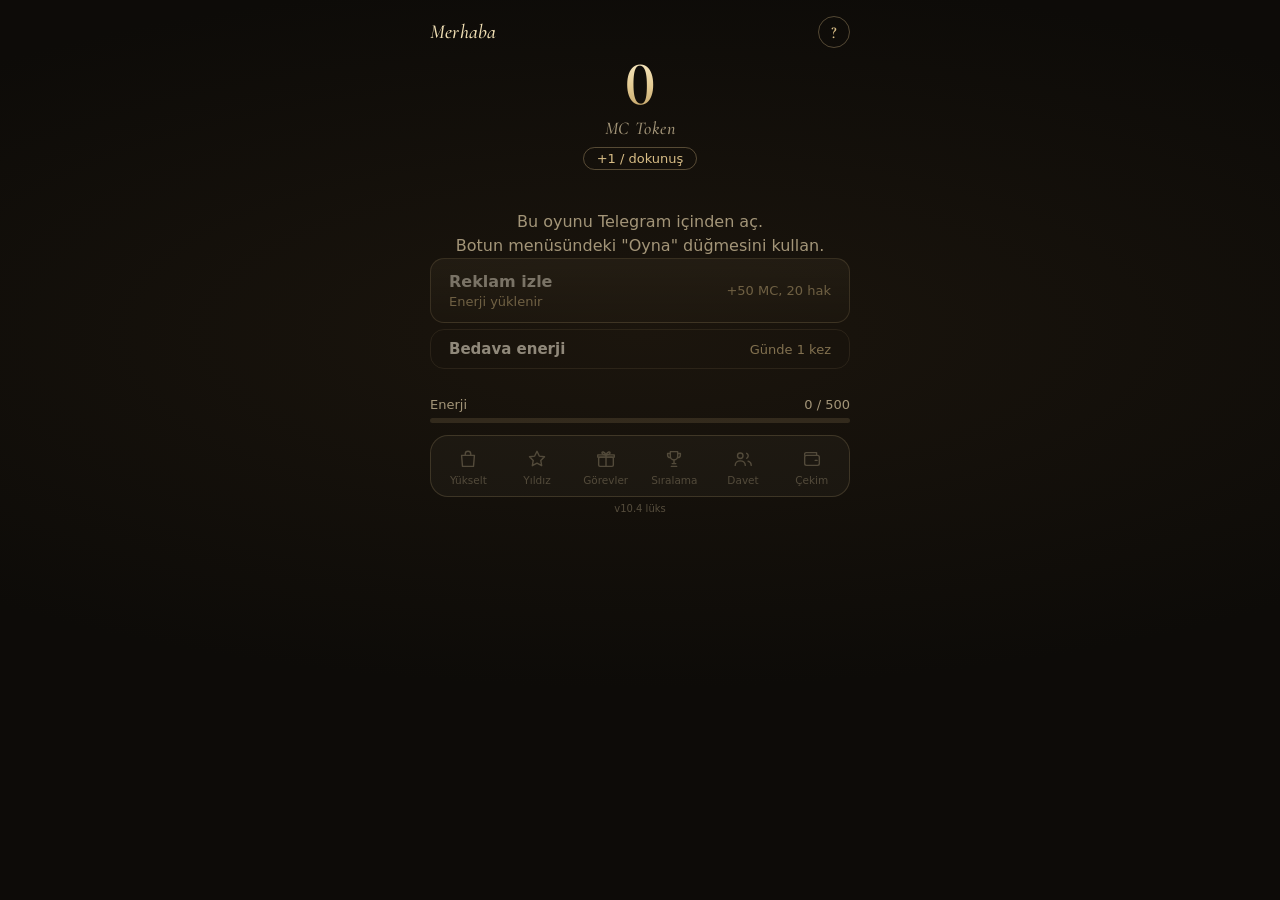
<file: index.html>
<!DOCTYPE html>
<!-- build v10.2 luxe -->
<html lang="tr">
<head>
<meta charset="UTF-8">
<meta name="viewport" content="width=device-width, initial-scale=1, maximum-scale=1, user-scalable=no, viewport-fit=cover">
<title>MC Token</title>
<meta name="theme-color" content="#0d0b08">
<link rel="preconnect" href="https://fonts.googleapis.com">
<link rel="preconnect" href="https://fonts.gstatic.com" crossorigin>
<link href="https://fonts.googleapis.com/css2?family=Cormorant+Garamond:ital,wght@0,500;0,600;0,700;1,500&display=swap" rel="stylesheet">
<script src="https://telegram.org/js/telegram-web-app.js"></script>
<script src='//libtl.com/sdk.js' data-zone='11992739' data-sdk='show_11992739'></script>
<style>
  :root { --bg:#0d0b08; --bg2:#1b150d; --panel:#15110b; --gold:#d8bd86; --gold-hi:#f0dfb4; --gold-lo:#8f7240; --ivory:#f1e8d4; --muted:#a39578; --line:rgba(216,189,134,.18); --line2:rgba(216,189,134,.34); --serif:"Cormorant Garamond","Cormorant",Georgia,"Times New Roman",serif; --sans:"Avenir Next","Segoe UI",Roboto,system-ui,sans-serif; }
  * { box-sizing:border-box; -webkit-tap-highlight-color:transparent; user-select:none; -webkit-user-select:none; }
  html, body { height:100%; margin:0; background:var(--bg); }
  body { background:radial-gradient(115% 58% at 50% 37%, var(--bg2) 0%, var(--bg) 68%); color:var(--ivory); font-family:var(--sans); display:flex; flex-direction:column; align-items:center; padding:env(safe-area-inset-top,0) 18px max(env(safe-area-inset-bottom,0px), 10px); overflow:hidden; }
  header { width:100%; max-width:420px; padding-top:16px; color:var(--muted); font-size:15px; display:flex; justify-content:space-between; align-items:center; min-height:48px; }
  #hello { font:italic 500 20px var(--serif); color:var(--gold-hi); letter-spacing:.01em; }
  .hr { display:flex; align-items:center; gap:10px; }
  #status { font-size:13px; }
  #helpBtn { width:32px; height:32px; border-radius:50%; border:1px solid var(--line2); background:transparent; color:var(--gold); font:600 17px var(--serif); cursor:pointer; padding:0; }
  #helpBtn:active { background:rgba(216,189,134,.16); }
  .balance { margin-top:4px; text-align:center; }
  .balance strong { font:600 clamp(46px,7.6vh,62px)/1.05 var(--serif); color:var(--gold-hi); display:block; font-variant-numeric:lining-nums tabular-nums; font-feature-settings:"lnum" 1,"tnum" 1; letter-spacing:.005em; }
  @supports ((-webkit-background-clip:text) or (background-clip:text)) { .balance strong { background:linear-gradient(180deg,#fbf0cf 0%,#e4cb93 52%,#b8975a 100%); -webkit-background-clip:text; background-clip:text; color:transparent; -webkit-text-fill-color:transparent; } }
  .balance .cap { color:var(--muted); font:italic 500 18px var(--serif); letter-spacing:.04em; }
  .chip { display:inline-block; margin-top:8px; padding:3px 13px; border-radius:99px; border:1px solid var(--line2); color:var(--gold); font-size:13px; }
  .chip.boost { border-color:transparent; background:linear-gradient(180deg,#f3e4bb,#cfb072); color:#2b1f09; font-weight:600; }
  .stage { flex:1; min-height:0; display:flex; align-items:center; justify-content:center; position:relative; width:100%; }
  #coin { position:relative; width:min(210px, 27vh); height:min(210px, 27vh); border-radius:50%; border:0; cursor:pointer; background:radial-gradient(circle at 34% 27%, #fbf0cd 0%, #e2c88f 30%, #b9975b 68%, #7d612f 100%); color:#4a3510; font:700 min(68px, 8.6vh) var(--serif); letter-spacing:.02em; text-shadow:0 1px 0 rgba(255,246,220,.6), 0 -1px 0 rgba(60,40,8,.25); box-shadow:inset 0 0 0 1px rgba(255,240,200,.45), inset 0 -10px 22px rgba(90,62,16,.35), 0 0 0 7px #17120a, 0 0 0 8px rgba(216,189,134,.5), 0 24px 46px rgba(0,0,0,.65), 0 0 80px rgba(216,189,134,.14); transition:transform .08s ease; }
  #coin::before { content:""; position:absolute; top:8%; left:8%; right:8%; bottom:8%; border-radius:50%; border:1.5px solid rgba(74,53,16,.5); box-shadow:0 1px 0 rgba(255,244,214,.5), inset 0 1px 0 rgba(255,244,214,.35); pointer-events:none; }
  #coin::after { content:""; position:absolute; top:-15px; left:-15px; right:-15px; bottom:-15px; border-radius:50%; background:repeating-conic-gradient(from 0deg, rgba(216,189,134,.55) 0 1.2deg, transparent 1.2deg 3deg); -webkit-mask:radial-gradient(farthest-side, transparent calc(100% - 6px), #000 calc(100% - 6px)); mask:radial-gradient(farthest-side, transparent calc(100% - 6px), #000 calc(100% - 6px)); pointer-events:none; }
  #coin:active { transform:scale(.94); }
  #coin:disabled { opacity:.5; }
  .plus { position:absolute; font:700 32px var(--serif); color:var(--gold-hi); text-shadow:0 2px 8px rgba(0,0,0,.65); pointer-events:none; animation:rise .8s ease-out forwards; }
  @keyframes rise { from{opacity:1;transform:translateY(0);} to{opacity:0;transform:translateY(-90px);} }
  #adBtn { width:100%; max-width:420px; display:flex; justify-content:space-between; align-items:center; padding:13px 18px; border-radius:14px; border:1px solid var(--line2); background:linear-gradient(180deg, rgba(216,189,134,.13), rgba(216,189,134,.04)); color:var(--ivory); font:600 16px var(--sans); cursor:pointer; margin-bottom:6px; }
  #adBtn:active { background:rgba(216,189,134,.2); }
  #adBtn:disabled { opacity:.45; }
  #adBtn.low:not(:disabled) { border-color:var(--gold); box-shadow:0 0 0 1px rgba(216,189,134,.3), 0 0 20px rgba(216,189,134,.2); }
  .adL { display:flex; flex-direction:column; align-items:flex-start; gap:3px; }
  #adBtn small { color:var(--gold); font-weight:400; font-size:13px; }
  #freeBtn { width:100%; max-width:420px; display:flex; justify-content:space-between; align-items:center; padding:10px 18px; border-radius:14px; border:1px solid var(--line); background:transparent; color:var(--ivory); font:600 15px var(--sans); cursor:pointer; margin-bottom:6px; }
  #freeBtn:active { background:rgba(216,189,134,.16); }
  #freeBtn:disabled { opacity:.55; cursor:default; }
  #freeBtn small { color:var(--gold); font-weight:400; font-size:13px; }
  #freeBtn.ready:not(:disabled) { border-color:var(--gold); background:linear-gradient(180deg, rgba(216,189,134,.13), rgba(216,189,134,.04)); box-shadow:0 0 0 1px rgba(216,189,134,.3), 0 0 20px rgba(216,189,134,.2); }
  #note { min-height:18px; font-size:13px; color:var(--gold-hi); text-align:center; margin-bottom:4px; max-width:420px; }
  .energy { width:100%; max-width:420px; margin-bottom:12px; }
  .energy-row { display:flex; justify-content:space-between; font-size:13px; color:var(--muted); margin-bottom:6px; }
  .bar { height:5px; background:rgba(216,189,134,.14); border-radius:3px; overflow:hidden; }
  #fill { height:100%; width:0; background:linear-gradient(90deg, var(--gold-lo), var(--gold-hi)); border-radius:3px; transition:width .15s; }
  .dock { width:100%; max-width:420px; display:flex; background:rgba(255,246,220,.03); border:1px solid var(--line); border-radius:18px; padding:4px 3px; }
  .tab { flex:1; min-width:0; position:relative; border:0; background:transparent; color:var(--muted); padding:8px 0 6px; border-radius:14px; cursor:pointer; display:flex; flex-direction:column; align-items:center; gap:4px; font:500 10.5px var(--sans); }
  .tab svg { width:22px; height:22px; stroke:currentColor; fill:none; stroke-width:1.5; stroke-linecap:round; stroke-linejoin:round; }
  .tab:active { background:rgba(216,189,134,.12); color:var(--gold-hi); }
  .tab:disabled { opacity:.4; }
  .tab.hot { color:var(--gold); }
  .tab.hot::after { content:""; position:absolute; top:5px; left:calc(50% + 10px); width:7px; height:7px; border-radius:50%; background:var(--gold-hi); box-shadow:0 0 0 2px var(--bg), 0 0 8px rgba(240,223,180,.6); }
  #ver { color:var(--muted); opacity:.45; font-size:10px; margin-top:6px; }
  #notg { display:none; text-align:center; margin-top:40px; color:var(--muted); line-height:1.5; }
  .panel { position:fixed; top:0; left:0; right:0; bottom:0; background:radial-gradient(120% 38% at 50% 0%, var(--bg2) 0%, var(--bg) 72%); display:none; flex-direction:column; align-items:center; padding:calc(env(safe-area-inset-top,0px) + 18px) 20px 24px; overflow-y:auto; z-index:10; }
  .panel.open { display:flex; }
  .panel > * { flex-shrink:0; }
  .panel-h { width:100%; max-width:420px; display:flex; justify-content:space-between; align-items:center; margin-bottom:8px; }
  .panel-h h2 { margin:0; font:600 30px/1.1 var(--serif); color:var(--gold-hi); letter-spacing:.005em; }
  .closeBtn { padding:8px 16px; border-radius:99px; border:1px solid var(--line2); background:transparent; color:var(--gold); font:500 14px var(--sans); cursor:pointer; }
  .closeBtn:active { background:rgba(216,189,134,.16); }
  .sub { width:100%; max-width:420px; color:var(--muted); font-size:14px; margin-bottom:16px; }
  .card { width:100%; max-width:420px; background:linear-gradient(180deg, #1a150d, var(--panel)); border:1px solid var(--line); border-radius:14px; padding:16px; margin-bottom:12px; }
  .card.feat { border-color:var(--line2); }
  .card h3 { margin:0 0 6px; font:600 22px/1.15 var(--serif); color:var(--ivory); }
  .card p { margin:0 0 12px; color:var(--muted); font-size:14px; line-height:1.5; }
  .card p:last-child { margin-bottom:0; }
  .card button.act { width:100%; padding:13px; border-radius:11px; border:0; background:linear-gradient(180deg, #efdcae, #c9aa6b); color:#2b1f09; font:600 15px var(--sans); cursor:pointer; }
  .card button.act:active { filter:brightness(.92); }
  .card button.act:disabled { opacity:.38; }
  .card button.act.ghost { background:transparent; border:1px solid var(--line2); color:var(--gold-hi); }
  .card button.act.ghost:active { background:rgba(216,189,134,.12); filter:none; }
  .card input { width:100%; padding:12px; margin-bottom:10px; border-radius:11px; border:1px solid var(--line2); background:var(--bg); color:var(--ivory); font:16px var(--sans); user-select:text; -webkit-user-select:text; }
  .card input:focus { outline:none; border-color:var(--gold); }
  .card input:disabled { opacity:.5; }
  #invLink { font-size:13px; }
  .perk { display:flex; justify-content:space-between; align-items:baseline; gap:10px; }
  .perk h3 { margin:0 0 6px; }
  .price { font:600 22px var(--serif); color:var(--gold-hi); white-space:nowrap; }
  .perk-state { font-size:13px; color:var(--gold-hi); margin:0 0 12px; min-height:18px; }
  .pnote { flex:none; min-height:18px; width:100%; max-width:420px; text-align:center; color:var(--gold-hi); font-size:14px; margin-bottom:8px; }
  .row { display:flex; align-items:center; gap:10px; padding:9px 0; border-bottom:1px solid var(--line); font-size:15px; }
  .row:last-child { border-bottom:0; }
  .row .rk { width:28px; color:var(--muted); text-align:right; font:500 18px var(--serif); }
  .row .nm { flex:1; overflow:hidden; text-overflow:ellipsis; white-space:nowrap; }
  .row .cn { color:var(--gold-hi); font:600 18px var(--serif); font-variant-numeric:lining-nums tabular-nums; font-feature-settings:"lnum" 1,"tnum" 1; }
  .row.me { color:var(--gold-hi); }
  .row.me .nm { font-weight:600; }
  .row .st { color:var(--muted); font-size:13px; }
  .row .st.paid { color:var(--gold-hi); }
  #em { position:fixed; top:0; left:0; right:0; bottom:0; z-index:30; display:none; align-items:flex-end; justify-content:center; background:rgba(8,6,3,.62); padding:0 14px max(env(safe-area-inset-bottom,0px), 14px); }
  #em.open { display:flex; }
  .emBox { width:100%; max-width:420px; background:linear-gradient(180deg,#1d170e,#120e08); border:1px solid var(--line2); border-radius:20px; padding:18px 18px 16px; box-shadow:0 -10px 50px rgba(0,0,0,.6); animation:emUp .22s ease-out; }
  @keyframes emUp { from{transform:translateY(24px);opacity:0;} to{transform:none;opacity:1;} }
  .emH { display:flex; justify-content:space-between; align-items:center; margin-bottom:4px; }
  .emH h2 { margin:0; font:600 28px/1.1 var(--serif); color:var(--gold-hi); }
  .emClose { padding:7px 15px; border-radius:99px; border:1px solid var(--line2); background:transparent; color:var(--gold); font:500 14px var(--sans); cursor:pointer; }
  .emClose:active { background:rgba(216,189,134,.16); }
  #emSub { color:var(--muted); font-size:14px; line-height:1.45; margin:2px 0 12px; }
  #emFill { height:100%; width:0; background:linear-gradient(90deg, var(--gold-lo), var(--gold-hi)); border-radius:3px; transition:width .25s; }
  .emBtn { width:100%; display:flex; justify-content:space-between; align-items:center; gap:10px; padding:13px 16px; border-radius:13px; border:1px solid var(--line2); background:transparent; color:var(--ivory); font:600 15px var(--sans); cursor:pointer; margin-top:8px; text-align:left; }
  .emBtn small { color:var(--gold); font-weight:400; font-size:12.5px; text-align:right; }
  .emBtn.pri { border:0; background:linear-gradient(180deg,#efdcae,#c9aa6b); color:#2b1f09; }
  .emBtn.pri small { color:#5a4416; }
  .emBtn:active { filter:brightness(.92); }
  .emBtn:disabled { opacity:.45; cursor:default; }
  #emGoal { margin:12px 2px 0; font-size:13px; line-height:1.4; color:var(--muted); text-align:center; }
  #emGoal:empty { display:none; }
  #emNote { margin-top:8px; text-align:center; color:var(--gold-hi); font-size:13px; }
  #emNote:empty { display:none; }
  @media (max-height:660px) { header { padding-top:8px; min-height:38px; } .balance strong { font-size:40px; } .chip { margin-top:4px; } #coin { width:min(210px,21vh); height:min(210px,21vh); font-size:min(68px,7.4vh); } #adBtn { padding:8px 16px; } #freeBtn { padding:7px 16px; } .energy { margin-bottom:8px; } #ver { display:none; } }
  @media (max-width:340px) { .tab { font-size:9.5px; } .tab svg { width:20px; height:20px; } header { font-size:14px; } }
  @media (prefers-reduced-motion:reduce) { .plus{animation-duration:.01s;} #coin{transition:none;} .emBox{animation:none;} #emFill{transition:none;} }
</style>
</head>
<body>
  <header>
    <span id="hello">Merhaba</span>
    <span class="hr"><span id="status">Bağlanıyor…</span><button id="helpBtn" aria-label="Nasıl çalışır?">?</button></span>
  </header>
  <div class="balance"><strong id="coins">0</strong><span class="cap">MC Token</span><br><span class="chip" id="tapChip">+1 / dokunuş</span></div>
  <div id="notg">Bu oyunu Telegram içinden aç.<br>Botun menüsündeki "Oyna" düğmesini kullan.</div>
  <div class="stage" id="stage"><button id="coin" aria-label="Dokun ve coin kazan" disabled>MC</button></div>
  <button id="adBtn" disabled><span class="adL"><span>Reklam izle</span><small>Enerji yüklenir</small></span><small id="adInfo">+50 MC, 20 hak</small></button>
  <button id="freeBtn" disabled><span>Bedava enerji</span><small id="freeInfo">Günde 1 kez</small></button>
  <div id="note"></div>
  <div class="energy">
    <div class="energy-row"><span>Enerji</span><span id="energyText">0 / 500</span></div>
    <div class="bar"><div id="fill"></div></div>
  </div>
  <nav class="dock">
    <button class="tab" id="shopBtn" disabled><svg viewBox="0 0 24 24" aria-hidden="true"><path d="M5 8h14l-1 12H6L5 8z"/><path d="M9 8V6.5a3 3 0 0 1 6 0V8"/></svg><span>Yükselt</span></button>
    <button class="tab" id="starsBtn" disabled><svg viewBox="0 0 24 24" aria-hidden="true"><path d="M12 3.6l2.5 5.2 5.7.8-4.1 4 1 5.7L12 16.6l-5.1 2.7 1-5.7-4.1-4 5.7-.8L12 3.6z"/></svg><span>Yıldız</span></button>
    <button class="tab" id="dailyBtn" disabled><svg viewBox="0 0 24 24" aria-hidden="true"><rect x="4" y="10" width="16" height="10" rx="1.5"/><path d="M3 7.5h18V10H3zM12 7.5V20"/><path d="M12 7.5C10 7.5 7.6 6.8 7.6 5.3S10 3.6 12 7.5zM12 7.5c2 0 4.4-.7 4.4-2.2S14 3.6 12 7.5z"/></svg><span>Günlük</span></button>
    <button class="tab" id="boardBtn" disabled><svg viewBox="0 0 24 24" aria-hidden="true"><path d="M8 4h8v5a4 4 0 0 1-8 0V4z"/><path d="M8 6H5v1.5A3 3 0 0 0 8 10.5M16 6h3v1.5a3 3 0 0 1-3 3M12 13v4M9 20h6M10 17h4"/></svg><span>Sıralama</span></button>
    <button class="tab" id="inviteBtn" disabled><svg viewBox="0 0 24 24" aria-hidden="true"><circle cx="9" cy="8.5" r="3"/><path d="M3.5 19c0-3 2.5-5 5.5-5s5.5 2 5.5 5"/><path d="M16 5.8a3 3 0 0 1 0 5.4M17.5 14.3c2 .6 3.5 2.3 3.5 4.7"/></svg><span id="inviteLb">Davet</span></button>
    <button class="tab" id="walletBtn" disabled><svg viewBox="0 0 24 24" aria-hidden="true"><path d="M4 8V6.5A1.5 1.5 0 0 1 5.5 5H17v3"/><rect x="4" y="8" width="16" height="11" rx="2"/><path d="M15.5 13.5h2"/></svg><span>Çekim</span></button>
  </nav>
  <div id="ver">v10.3 lüks</div>

  <div id="em" role="dialog" aria-modal="true" aria-labelledby="emT">
    <div class="emBox">
      <div class="emH"><h2 id="emT">Enerji bitti</h2><button class="emClose" id="emX">Kapat</button></div>
      <div id="emSub"></div>
      <div class="bar"><div id="emFill"></div></div>
      <button class="emBtn pri" id="emFree"><span>Bedava enerjiyi al</span><small>Depo hemen dolar</small></button>
      <button class="emBtn" id="emAd"><span>Reklam izle</span><small>Enerji yüklenir · +50 MC</small></button>
      <button class="emBtn" id="emTap"><span id="emTapT">Dokunuşu +2 yap</span><small id="emTapS"></small></button>
      <div id="emGoal"></div>
      <div id="emNote"></div>
    </div>
  </div>

  <div class="panel" id="store">
    <div class="panel-h"><h2>Yükseltmeler</h2><button class="closeBtn">Kapat</button></div>
    <div class="sub" id="shopBal"></div>
    <div class="card">
      <h3 id="tapTitle">Dokunuş gücü</h3>
      <p id="tapInfo"></p>
      <button class="act" id="buyTap" disabled>Yükselt</button>
    </div>
    <div class="card">
      <h3 id="enTitle">Enerji kapasitesi</h3>
      <p id="enInfo"></p>
      <button class="act" id="buyEn" disabled>Yükselt</button>
    </div>
    <div class="pnote" id="shopNote"></div>
  </div>

  <div class="panel" id="stars">
    <div class="panel-h"><h2>Yıldız Mağazası</h2><button class="closeBtn">Kapat</button></div>
    <div class="sub">Telegram Yıldızı (★) ile ödenir.</div>
    <div class="card feat">
      <div class="perk"><h3>Çift dokunuş</h3><span class="price">★ 15</span></div>
      <p>24 saat boyunca her dokunuşun 2 kat MC kazandırır. Süre bitmeden tekrar alırsan üstüne eklenir.</p>
      <div class="perk-state" id="boostState"></div>
      <button class="act" id="buyBoost" disabled>★ 15 Yıldız ile satın al</button>
    </div>
    <div class="pnote" id="starsNote"></div>
    <div class="card">
      <h3>Bilgi</h3>
      <p>Ödeme Telegram'ın kendi ekranında yapılır, ödeme bilgilerin bize ulaşmaz. Satın alınan özellik ödemeden birkaç saniye sonra başlar.</p>
      <p>Yıldız harcamak tamamen isteğe bağlıdır, oyunu harcamadan da oynayabilirsin. Bir sorun olursa bota /paysupport yaz.</p>
    </div>
  </div>

  <div class="panel" id="daily">
    <div class="panel-h"><h2>Günlük bonus</h2><button class="closeBtn">Kapat</button></div>
    <div class="sub" id="dailyStreak"></div>
    <div class="card">
      <h3>Her gün gir, seri bonusunu topla</h3>
      <p>1. gün +50, 2. gün +100, 3. gün +150 … 7. gün +350 MC. Yedinci günden sonra her gün +350 olur. Bir gün atlarsan seri başa döner.</p>
      <p>Gün, Türkiye saatiyle 03:00'te yenilenir.</p>
      <button class="act" id="claimDaily" disabled>Bonusu al</button>
    </div>
    <div class="pnote" id="dailyNote"></div>
  </div>

  <div class="panel" id="board">
    <div class="panel-h"><h2>Sıralama</h2><button class="closeBtn">Kapat</button></div>
    <div class="sub" id="boardRank"></div>
    <div class="card" id="boardList"></div>
  </div>

  <div class="panel" id="wallet">
    <div class="panel-h"><h2>Çekim</h2><button class="closeBtn">Kapat</button></div>
    <div class="sub" id="wdBal"></div>
    <div class="card">
      <h3 id="wdTitle">Yükleniyor…</h3>
      <p id="wdText"></p>
    </div>
    <div class="card">
      <h3>TON cüzdan adresin</h3>
      <p id="wdSaved"></p>
      <input id="walletInput" type="text" placeholder="UQ… ile başlayan adres" autocomplete="off" autocapitalize="off" spellcheck="false">
      <button class="act" id="saveWallet" disabled>Adresi kaydet</button>
    </div>
    <div class="card" id="wdReqCard" style="display:none">
      <h3>Çekim talebi</h3>
      <p id="wdPreview">Çekmek istediğin MC miktarını yaz.</p>
      <input id="wdAmount" type="text" inputmode="numeric" placeholder="MC miktarı" autocomplete="off">
      <button class="act" id="sendWd" disabled>Talep gönder</button>
    </div>
    <div class="pnote" id="wdNote"></div>
    <div class="card">
      <h3>Taleplerin</h3>
      <div id="wdHist"><p>Henüz talebin yok.</p></div>
    </div>
    <div class="card">
      <h3>Önemli</h3>
      <p>Adresi dikkatle yaz. Yanlış adrese gönderilen ödeme geri alınamaz.</p>
      <p>Borsa adresi kullanma, yalnızca kendi TON cüzdan adresini (UQ… ya da EQ…) yaz.</p>
      <p>Talepler elle incelenir. Hile, çoklu hesap ya da sahte reklam izleme görülürse talep reddedilir ve hesap kapatılabilir.</p>
      <p>Cüzdan adresin yalnızca ödeme için saklanır.</p>
    </div>
  </div>

  <div class="panel" id="invite">
    <div class="panel-h"><h2>Davet</h2><button class="closeBtn">Kapat</button></div>
    <div class="sub">Arkadaşını getir, ikiniz de kazanın.</div>
    <div class="card">
      <div class="row"><span class="nm">Davet ettiğin arkadaş</span><span class="cn" id="invCount">0 / 100</span></div>
      <div class="row"><span class="nm">Davet başına kazancın</span><span class="cn" id="invEarn">10.000 MC</span></div>
    </div>
    <div class="card">
      <h3>Nasıl çalışır?</h3>
      <p>Arkadaşın senin bağlantınla oyuna ilk kez girerse sen +10.000 MC, o +100 MC alır.</p>
      <p>Bonus yalnızca oyuna daha önce hiç girmemiş kişiler için geçerlidir. En fazla 100 arkadaş davet edebilirsin.</p>
    </div>
    <div class="card">
      <h3>Davet bağlantın</h3>
      <p>Aşağıdaki düğme Telegram'ı açar, hangi sohbete göndereceğini orada seçersin.</p>
      <input id="invLink" type="text" readonly>
      <button class="act" id="invShare">Telegram'da gönder</button>
      <button class="act ghost" id="invCopy" style="margin-top:8px">Bağlantıyı kopyala</button>
    </div>
    <div class="pnote" id="invNote"></div>
  </div>

  <div class="panel" id="help">
    <div class="panel-h"><h2>Nasıl çalışır?</h2><button class="closeBtn">Kapat</button></div>
    <div class="card">
      <h3>Nasıl MC Token kazanırım?</h3>
      <p><b>Dokun:</b> <span id="helpTap">Büyük coin'e dokunarak MC Token kazanırsın. Her dokunuş enerji harcar. Enerji günde bir kez bedava dolar, ayrıca reklam izleyerek yüklenir.</span></p>
      <p><b>Yükselt:</b> MC Token harcayarak dokunuş gücünü ve enerji kapasitesini yükseltirsin.</p>
      <p><b>Yıldız:</b> İstersen Telegram Yıldızı ile Çift dokunuş gibi süreli özellikler alabilirsin. Zorunlu değildir.</p>
      <p><b>Reklam:</b> Kısa bir reklam izleyip +50 MC ve ekstra enerji kazanırsın (enerji deponu aşmaz). Günde en fazla 20 reklam izleyebilirsin. Reklam izlemek tamamen isteğe bağlıdır.</p>
      <p><b>Davet:</b> Arkadaşın senin bağlantınla girerse sen +10.000, o +100 MC alır.</p>
      <p><b>Günlük bonus:</b> Her gün girip bonusunu al, seri uzadıkça bonus artar.</p>
    </div>
    <div class="card">
      <h3>Önemli bilgi</h3>
      <p>MC Token oyun içi puandır. Çekim talepleri elle incelenir ve sırayla ödenir. Hile ya da sahte reklam izleme görülürse talep reddedilir.</p>
      <p>Sıralama tablosunda yalnızca adın ve puanın görünür.</p>
      <button class="act ghost" id="chanBtn">Duyuru kanalı</button>
    </div>
  </div>

<script>
  var API = "https://tpzvxbymndjjojluymmn.supabase.co/functions/v1/swift-service";
  var AD_FN = "show_11992739";
  var tg = window.Telegram && window.Telegram.WebApp;
  if (tg) { tg.ready(); tg.expand(); try { tg.setHeaderColor("#0d0b08"); tg.setBackgroundColor("#0d0b08"); } catch (e) {} }
  var initData = (tg && tg.initData) || "";

  var myId = 0, friends = 0, adsLeft = 20, coins = 0, energy = 0, maxE = 500, pending = 0;
  var lastEmpty = 0, tapVal = 1, enLvl = 1, tapCost = null, enCost = null, regen = 0.5;
  var dailyOk = false, dailyNext = 50, dailyStreak = 0, wdState = null;
  var boostEnd = 0, starBusy = false, freeOk = false, freeBusy = false;
  var sending = false, ready = false, adBusy = false, buying = false, claiming = false, wdBusy = false, current = "";
  var emOpen = false, emSeen = false, emAt = 0;
  var $ = function (id) { return document.getElementById(id); };
  var coinBtn = $("coin"), adBtn = $("adBtn"), inviteBtn = $("inviteBtn"), shopBtn = $("shopBtn"), starsBtn = $("starsBtn");
  var freeBtn = $("freeBtn"), dailyBtn = $("dailyBtn"), boardBtn = $("boardBtn"), walletBtn = $("walletBtn"), stage = $("stage");
  var PANELS = ["store", "stars", "daily", "board", "invite", "wallet", "help"];
  var fmt = function (n) { return Math.floor(n).toLocaleString("tr-TR"); };
  function boostOn() { return boostEnd > Date.now(); }
  function effTap() { return tapVal * (boostOn() ? 2 : 1); }
  var fmtU = function (n) { return Number(n).toLocaleString("tr-TR", { maximumFractionDigits: 4 }); };

  function call(body) {
    body.initData = initData;
    return fetch(API, { method: "POST", headers: { "Content-Type": "application/json" }, body: JSON.stringify(body) })
      .then(function (r) { return r.json().then(function (d) { if (!r.ok) throw new Error(d.error || "hata"); return d; }); });
  }
  function note(t) { $("note").textContent = t; if (emOpen) $("emNote").textContent = t; }
  function render() {
    $("coins").textContent = fmt(coins);
    $("tapChip").textContent = "+" + effTap() + " / dokunuş" + (boostOn() ? " (x2)" : "");
    $("tapChip").className = "chip" + (boostOn() ? " boost" : "");
    $("energyText").textContent = Math.max(0, Math.floor(energy)) + " / " + maxE;
    $("fill").style.width = (Math.max(0, energy) / maxE * 100) + "%";
    adBtn.className = ready && adsLeft > 0 && energy < maxE * 0.25 && !freeOk ? "low" : "";
    var fs = !ready ? 0 : !freeOk ? 3 : energy >= maxE ? 2 : 1;
    freeBtn.disabled = fs !== 1 || freeBusy;
    freeBtn.className = fs === 1 && !freeBusy && energy < maxE * 0.5 ? "ready" : "";
    $("freeInfo").textContent = freeBusy ? "…" : fs === 2 ? "Depo dolu" : fs === 3 ? "Yarın yenilenir" : "Günde 1 kez";
    if (emSeen && energy >= maxE * 0.25) emSeen = false;
    renderEm();
  }
  function info() {
    $("adInfo").textContent = "+50 MC, " + adsLeft + " hak";
    $("inviteLb").textContent = friends > 0 ? "Davet " + friends : "Davet";
    dailyBtn.className = "tab" + (dailyOk && ready ? " hot" : "");
    adBtn.disabled = !ready || adBusy || adsLeft <= 0;
    inviteBtn.disabled = !myId;
    shopBtn.disabled = !ready;
    starsBtn.disabled = !ready;
    dailyBtn.disabled = !ready;
    boardBtn.disabled = !ready;
    walletBtn.disabled = !ready;
  }
  function renderShop() {
    $("shopBal").textContent = "Bakiyen: " + fmt(coins) + " MC Token";
    $("tapTitle").textContent = "Dokunuş gücü · Seviye " + tapVal;
    $("tapInfo").textContent = "Şu an her dokunuşta +" + tapVal + " MC kazanıyorsun." + (tapCost === null ? " En yüksek seviyedesin." : " Sonraki seviyede +" + (tapVal + 1) + " olur.");
    $("buyTap").textContent = tapCost === null ? "Maksimum seviye" : "Yükselt · " + fmt(tapCost) + " MC";
    $("buyTap").disabled = buying || tapCost === null || coins < tapCost;
    $("enTitle").textContent = "Enerji kapasitesi · Seviye " + enLvl;
    $("enInfo").textContent = "Şu an kapasiten " + maxE + "." + (enCost === null ? " En yüksek seviyedesin." : " Sonraki seviyede " + (maxE + 100) + " olur.");
    $("buyEn").textContent = enCost === null ? "Maksimum seviye" : "Yükselt · " + fmt(enCost) + " MC";
    $("buyEn").disabled = buying || enCost === null || coins < enCost;
  }
  function renderDaily() {
    $("dailyStreak").textContent = "Şu anki serin: " + dailyStreak + " gün";
    $("claimDaily").textContent = dailyOk ? "Bugünkü bonusu al · +" + dailyNext + " MC" : "Bugün aldın ✓ Yarın: +" + dailyNext + " MC";
    $("claimDaily").disabled = claiming || !dailyOk;
  }
  function apply(d, batch) {
    pending = Math.max(0, pending - batch);
    if (typeof d.tap_lvl === "number") tapVal = d.tap_lvl;
    if (typeof d.energy_lvl === "number") enLvl = d.energy_lvl;
    if (typeof d.max_energy === "number") maxE = d.max_energy;
    if (typeof d.regen === "number" && d.regen >= 0) { regen = d.regen; $("helpTap").textContent = regen > 0 ? "Büyük coin'e dokunarak MC Token kazanırsın. Her dokunuş enerji harcar, enerji zamanla yavaşça dolar." : "Büyük coin'e dokunarak MC Token kazanırsın. Her dokunuş enerji harcar. Enerji kendiliğinden dolmaz: günde bir kez bedava dolar, ayrıca reklam izleyerek yüklenir."; }
    tapCost = typeof d.tap_cost === "number" ? d.tap_cost : null;
    enCost = typeof d.en_cost === "number" ? d.en_cost : null;
    if (typeof d.daily_ok === "boolean") dailyOk = d.daily_ok;
    if (typeof d.daily_next === "number") dailyNext = d.daily_next;
    if (typeof d.free_ok === "boolean") freeOk = d.free_ok;
    if (typeof d.daily_streak === "number") dailyStreak = d.daily_streak;
    if (typeof d.boost_left === "number") boostEnd = d.boost_left > 0 ? Date.now() + d.boost_left * 1000 : 0;
    coins = Number(d.coins) + pending * effTap();
    energy = Math.max(0, d.energy - pending);
    if (!ready) { ready = true; coinBtn.disabled = false; if (d.first_name) $("hello").textContent = "Merhaba, " + d.first_name; }
    if (d.id) myId = d.id;
    if (typeof d.friends === "number") friends = d.friends;
    if (typeof d.ads_left === "number") adsLeft = d.ads_left;
    $("status").textContent = "";
    info(); render();
    if (current === "store") renderShop();
    if (current === "stars") renderStars();
    if (current === "daily") renderDaily();
    if (current === "wallet") renderWd();
    if (current === "invite") renderInvite();
  }
  function sync(extra, cb) {
    if (sending) { if (extra) setTimeout(function () { sync(extra, cb); }, 300); return; }
    var batch = Math.min(pending, 50);
    var body = { taps: batch };
    if (extra) { body.action = extra.action; body.item = extra.item; }
    sending = true;
    call(body).then(function (d) {
      apply(d, batch);
      if (cb) cb(d);
    }).catch(function () {
      $("status").textContent = "Bağlantı sorunu, tekrar deniyor…";
      if (cb) cb(null);
    }).then(function () { sending = false; });
  }

  if (!initData) {
    $("status").textContent = "";
    $("notg").style.display = "block";
    stage.style.display = "none";
  } else {
    sync();
    try { var f0 = adFn(); if (f0) { var pr = f0({ type: "inApp", inAppSettings: { frequency: 1, capping: 0.5, interval: 30, timeout: 0, everyPage: true } }); if (pr && pr.catch) pr.catch(function () {}); } } catch (e0) {}
    setInterval(function () { if (!ready || pending > 0) sync(); }, 1500);
    setInterval(function () { if (ready && energy < maxE) { energy = Math.min(maxE, energy + regen * 0.25); render(); } }, 250);
  }

  coinBtn.addEventListener("pointerdown", function (ev) {
    if (!ready) return;
    if (energy < 1) { if (!emSeen) { emShow(); return; } if (Date.now() - lastEmpty > 4000) { lastEmpty = Date.now(); note(freeOk ? "Enerjin bitti. Bedava enerjini al ya da reklam izle." : adsLeft > 0 ? "Enerjin bitti. Reklam izleyerek enerji yükle." : "Enerjin bitti. Bugünkü reklam hakkın doldu, yarın tekrar gel."); setTimeout(function () { if (Date.now() - lastEmpty >= 3900) note(""); }, 4000); } return; }
    energy -= 1; coins += effTap(); pending += 1;
    if (tg && tg.HapticFeedback) tg.HapticFeedback.impactOccurred("light");
    var plus = document.createElement("div");
    plus.className = "plus"; plus.textContent = "+" + effTap();
    var rect = stage.getBoundingClientRect();
    plus.style.left = (ev.clientX - rect.left - 10) + "px";
    plus.style.top = (ev.clientY - rect.top - 30) + "px";
    stage.appendChild(plus);
    setTimeout(function () { plus.remove(); }, 800);
    render();
  });

  function adFn() { return typeof window[AD_FN] === "function" ? window[AD_FN] : null; }
  function newYmid() { return myId + "_" + Date.now().toString(36) + (Math.random().toString(36) + "000000").slice(2, 8); }
  freeBtn.addEventListener("click", function () {
    if (!ready || freeBusy || !freeOk || energy >= maxE) return;
    freeBusy = true; render();
    sync({ action: "free_energy" }, function (d) {
      freeBusy = false;
      if (!d) note("Bağlantı sorunu, tekrar dene.");
      else if (d.free_got) { note("Enerjin doldu ✓"); try { tg.HapticFeedback.notificationOccurred("success"); } catch (e1) {} }
      else if (d.free_ok === false) note("Bugünkü bedava enerjini zaten aldın.");
      else note("Depo zaten dolu.");
      render(); setTimeout(function () { note(""); }, 4000);
    });
  });
  adBtn.addEventListener("click", function () {
    if (!ready || adBusy || adsLeft <= 0) return;
    var show = adFn();
    if (!show) { note("Reklam servisi yüklenemedi, sonra tekrar dene."); return; }
    adBusy = true; info(); note("Reklam hazırlanıyor…");
    var ymid = newYmid(), before = adsLeft;
    call({ taps: 0, action: "ad_start" }).then(function (d) {
      if (typeof d.ads_left === "number") { adsLeft = d.ads_left; before = d.ads_left; }
      if (!d.ad_ok) throw new Error("limit");
      return show({ ymid: ymid });
    }).then(function () {
      note("Ödül ve enerji birkaç saniye içinde hesabına yazılır.");
      [2500, 6000, 11000].forEach(function (t) { setTimeout(function () { sync(); }, t); });
      setTimeout(function () {
        if (adsLeft < before) { note("+50 MC ve enerji eklendi ✓"); setTimeout(function () { note(""); }, 4000); }
        else { note("Ödül henüz görünmüyor. Birkaç dakika içinde gelmezse reklamı tekrar izle."); setTimeout(function () { note(""); }, 9000); }
      }, 12500);
    }).catch(function (e) {
      note(e && e.message === "limit" ? "Bugünlük reklam hakkın doldu." : "Reklam tamamlanmadı ya da şu an gösterilecek reklam yok. Biraz sonra tekrar dene.");
    }).then(function () { adBusy = false; info(); });
  });

  /* Davet */
  function inviteLink() { return "https://t.me/MCTokenOfficalbot/mctoken?startapp=ref_" + myId; }
  function invNote(t) { $("invNote").textContent = t; }
  function renderInvite() {
    $("invCount").textContent = friends + " / 100";
    $("invEarn").textContent = "10.000 MC";
    $("invLink").value = myId ? inviteLink() : "";
    $("invShare").disabled = !myId;
    $("invCopy").disabled = !myId;
  }
  inviteBtn.addEventListener("click", function () {
    if (!myId) return;
    invNote(""); renderInvite(); openPanel("invite");
    sync();
  });
  $("invShare").addEventListener("click", function () {
    if (!myId) return;
    var text = "MC Token'da dokun ve token topla! 🪙";
    var share = "https://t.me/share/url?url=" + encodeURIComponent(inviteLink()) + "&text=" + encodeURIComponent(text);
    if (tg && tg.openTelegramLink) tg.openTelegramLink(share); else window.open(share, "_blank");
  });
  $("invCopy").addEventListener("click", function () {
    if (!myId) return;
    var fallback = function () {
      var el = $("invLink"), ok = false;
      try { el.focus(); el.select(); el.setSelectionRange(0, 9999); ok = document.execCommand("copy"); } catch (e) { ok = false; }
      invNote(ok ? "Bağlantı kopyalandı ✓" : "Kopyalanamadı. Bağlantıya basılı tutup kopyala.");
    };
    if (navigator.clipboard && navigator.clipboard.writeText) navigator.clipboard.writeText(inviteLink()).then(function () { invNote("Bağlantı kopyalandı ✓"); }, fallback);
    else fallback();
  });

  function openPanel(id) {
    PANELS.forEach(function (p) { $(p).className = "panel"; });
    $(id).className = "panel open";
    current = id;
  }
  function closePanel() {
    PANELS.forEach(function (p) { $(p).className = "panel"; });
    current = "";
  }
  Array.prototype.forEach.call(document.querySelectorAll(".closeBtn"), function (b) { b.addEventListener("click", closePanel); });

  function shopNote(t) { $("shopNote").textContent = t; if (emOpen) $("emNote").textContent = t; }
  function buy(item) {
    if (buying || !ready) return;
    buying = true; renderShop(); shopNote("İşleniyor…");
    sync({ action: "buy", item: item }, function (d) {
      buying = false;
      if (!d) shopNote("Bağlantı sorunu, tekrar dene.");
      else if (d.bought) shopNote("Yükseltildi ✓");
      else shopNote("Yetersiz bakiye ya da en yüksek seviye.");
      renderShop(); info(); render();
    });
  }
  shopBtn.addEventListener("click", function () { shopNote(""); renderShop(); openPanel("store"); });
  $("buyTap").addEventListener("click", function () { buy("tap"); });
  $("buyEn").addEventListener("click", function () { buy("energy"); });

  /* Yıldız mağazası */
  function starsNote(t) { $("starsNote").textContent = t; }
  function fmtLeft(ms) {
    var s = Math.max(0, Math.floor(ms / 1000)), h = Math.floor(s / 3600), m = Math.floor((s % 3600) / 60), x = s % 60;
    return h > 0 ? h + " sa " + m + " dk" : m + " dk " + x + " sn";
  }
  function renderStars() {
    var on = boostOn();
    $("boostState").textContent = on ? "Aktif, kalan " + fmtLeft(boostEnd - Date.now()) : "Şu an aktif değil.";
    $("buyBoost").textContent = on ? "★ 15 Yıldız ile 24 saat daha ekle" : "★ 15 Yıldız ile satın al";
    $("buyBoost").disabled = starBusy || !ready;
  }
  function buyBoost() {
    if (starBusy || !ready) return;
    if (!(tg && tg.openInvoice)) { starsNote("Bu özellik için Telegram'ı güncellemen gerekiyor."); return; }
    starBusy = true; renderStars(); starsNote("Ödeme ekranı hazırlanıyor…");
    call({ taps: 0, action: "star_invoice", item: "x2_24h" }).then(function (d) {
      if (!d.invoice) throw new Error("inv");
      starsNote("");
      tg.openInvoice(d.invoice, function (status) {
        if (status === "paid") {
          starsNote("Ödeme alındı ✓ Çift dokunuş birkaç saniye içinde başlar.");
          [1500, 4000, 8000, 15000].forEach(function (t) { setTimeout(function () { sync(); }, t); });
          setTimeout(function () { if (!boostOn()) starsNote("Ödeme alındı ama özellik henüz görünmüyor. Birkaç dakika içinde gelmezse bota /paysupport yaz."); else starsNote("Çift dokunuş aktif ✓"); }, 17000);
        } else if (status === "cancelled") starsNote("Satın alma iptal edildi.");
        else if (status === "failed") starsNote("Ödeme başarısız oldu, tekrar dene.");
        else starsNote("Ödeme işleniyor…");
        starBusy = false; renderStars();
      });
    }).catch(function () { starsNote("Ödeme ekranı açılamadı, biraz sonra tekrar dene."); starBusy = false; renderStars(); });
  }
  starsBtn.addEventListener("click", function () { starsNote(""); renderStars(); openPanel("stars"); sync(); });
  $("buyBoost").addEventListener("click", buyBoost);
  setInterval(function () {
    if (boostEnd && !boostOn()) { boostEnd = 0; render(); sync(); }
    if (current === "stars") renderStars();
    if (boostOn()) render();
  }, 1000);

  function dailyNote(t) { $("dailyNote").textContent = t; }
  function claimDaily() {
    if (claiming || !ready || !dailyOk) return;
    claiming = true; renderDaily(); dailyNote("İşleniyor…");
    sync({ action: "daily" }, function (d) {
      claiming = false;
      if (!d) dailyNote("Bağlantı sorunu, tekrar dene.");
      else if (d.daily_got > 0) dailyNote("+" + d.daily_got + " MC kazandın ✓");
      else dailyNote("Bugünkü bonusu zaten aldın.");
      renderDaily(); info(); render();
    });
  }
  dailyBtn.addEventListener("click", function () { dailyNote(""); renderDaily(); openPanel("daily"); });
  $("claimDaily").addEventListener("click", claimDaily);

  function loadBoard() {
    var list = $("boardList");
    list.textContent = "";
    $("boardRank").textContent = "Yükleniyor…";
    call({ taps: 0, action: "top" }).then(function (d) {
      $("boardRank").textContent = d.rank ? "Senin sıran: #" + d.rank : "";
      (d.top || []).forEach(function (t, i) {
        var row = document.createElement("div");
        row.className = "row" + (t.me ? " me" : "");
        var rk = document.createElement("span"); rk.className = "rk"; rk.textContent = String(i + 1);
        var nm = document.createElement("span"); nm.className = "nm"; nm.textContent = t.name;
        var cn = document.createElement("span"); cn.className = "cn"; cn.textContent = fmt(t.coins);
        row.appendChild(rk); row.appendChild(nm); row.appendChild(cn);
        list.appendChild(row);
      });
      if (!(d.top || []).length) list.textContent = "Henüz kimse yok.";
    }).catch(function () { $("boardRank").textContent = "Bağlantı sorunu, tekrar dene."; });
  }
  boardBtn.addEventListener("click", function () { openPanel("board"); loadBoard(); });

  /* Çekim */
  function wdNote(t) { $("wdNote").textContent = t; }
  function maskAddr(a) { return a && a.length > 14 ? a.slice(0, 6) + "…" + a.slice(-6) : a || ""; }
  function wdErr(w) {
    var e = w && w.err;
    if (e === "closed") return "Çekimler şu an kapalı.";
    if (e === "no_wallet") return "Önce cüzdan adresini kaydet.";
    if (e === "pending") return "Bekleyen bir talebin var. Sonuçlanınca yenisini açabilirsin.";
    if (e === "min") return "Miktar en az " + fmt(w.min) + " MC olmalı.";
    if (e === "max") return "Tek talepte en fazla " + fmt(w.max) + " MC çekebilirsin.";
    if (e === "balance") return "Bakiyen yetersiz.";
    if (e === "bad_wallet") return "Adres geçersiz. UQ… ya da EQ… ile başlayan 48 karakterlik TON adresi yaz.";
    return "Bir sorun oldu, tekrar dene.";
  }
  function stText(s) { return s === "paid" ? "Ödendi" : s === "rejected" ? "Reddedildi, iade edildi" : "İnceleniyor"; }
  function renderWd() {
    $("wdBal").textContent = "Bakiyen: " + fmt(coins) + " MC Token";
    var w = wdState;
    if (!w) { $("wdTitle").textContent = "Yükleniyor…"; $("wdText").textContent = ""; return; }
    $("wdTitle").textContent = w.open ? "Çekimler açık" : "Çekimler henüz açık değil";
    $("wdText").textContent = w.open
      ? "En az " + fmt(w.min) + " MC, en fazla " + fmt(w.max) + " MC. " + fmt(w.rate) + " MC = 1 USDT. Talepler elle incelenir, sırayla TON ağında USDT olarak ödenir."
      : "Açıldığında duyuru kanalından haber verilecek. Cüzdan adresini şimdiden kaydedebilirsin.";
    $("wdSaved").textContent = w.wallet ? "Kayıtlı adres: " + maskAddr(w.wallet) : "Henüz adres kaydetmedin.";
    $("walletInput").disabled = !!w.pending;
    $("saveWallet").disabled = wdBusy || !!w.pending;
    $("wdReqCard").style.display = w.open ? "block" : "none";
    var a = Math.floor(Number(String($("wdAmount").value).replace(/\D/g, "")));
    $("wdPreview").textContent = a > 0 && w.rate > 0 ? "≈ " + fmtU(Math.floor(a / w.rate * 10000) / 10000) + " USDT" : "Çekmek istediğin MC miktarını yaz.";
    $("sendWd").disabled = wdBusy || !w.open || !w.wallet || !!w.pending;
    var h = $("wdHist");
    h.textContent = "";
    if (!w.hist || !w.hist.length) { var p = document.createElement("p"); p.textContent = "Henüz talebin yok."; h.appendChild(p); return; }
    w.hist.forEach(function (t) {
      var row = document.createElement("div"); row.className = "row";
      var nm = document.createElement("span"); nm.className = "nm"; nm.textContent = fmt(t.coins) + " MC · " + fmtU(t.usdt) + " USDT";
      var st = document.createElement("span"); st.className = "st" + (t.status === "paid" ? " paid" : ""); st.textContent = stText(t.status);
      row.appendChild(nm); row.appendChild(st); h.appendChild(row);
    });
  }
  function loadWd() {
    wdState = null; renderWd(); wdNote("");
    call({ taps: 0, action: "wd_info" }).then(function (d) { wdState = d.wd; renderWd(); })
      .catch(function () { $("wdTitle").textContent = "Bağlantı sorunu"; $("wdText").textContent = "Kapatıp tekrar aç."; });
  }
  function saveWallet() {
    if (wdBusy) return;
    var v = $("walletInput").value.trim();
    if (!v) { wdNote("Önce adresi yaz."); return; }
    wdBusy = true; renderWd(); wdNote("Kaydediliyor…");
    call({ taps: 0, action: "wallet_set", wallet: v }).then(function (d) {
      wdState = d.wd;
      if (d.wd && d.wd.ok) { wdNote("Adres kaydedildi ✓"); $("walletInput").value = ""; } else wdNote(wdErr(d.wd));
    }).catch(function () { wdNote("Bağlantı sorunu, tekrar dene."); })
      .then(function () { wdBusy = false; renderWd(); });
  }
  function sendWd() {
    if (wdBusy) return;
    var a = Math.floor(Number(String($("wdAmount").value).replace(/\D/g, "")));
    if (!(a > 0)) { wdNote("Önce miktarı yaz."); return; }
    wdBusy = true; renderWd(); wdNote("Talep gönderiliyor…");
    call({ taps: 0, action: "wd_request", amount: a }).then(function (d) {
      wdState = d.wd;
      if (d.wd && d.wd.ok) { wdNote("Talebin alındı ✓ İncelenip ödenecek."); $("wdAmount").value = ""; apply(d, 0); } else wdNote(wdErr(d.wd));
    }).catch(function () { wdNote("Bağlantı sorunu, tekrar dene."); })
      .then(function () { wdBusy = false; renderWd(); });
  }
  walletBtn.addEventListener("click", function () { openPanel("wallet"); loadWd(); });
  $("saveWallet").addEventListener("click", saveWallet);
  $("sendWd").addEventListener("click", sendWd);
  $("wdAmount").addEventListener("input", renderWd);

  $("helpBtn").addEventListener("click", function () { openPanel("help"); });
  $("chanBtn").addEventListener("click", function () {
    var u = "https://t.me/mctokennews";
    if (tg && tg.openTelegramLink) tg.openTelegramLink(u); else window.open(u, "_blank");
  });

  /* Enerji bitti kartı */
  function emShow() {
    emOpen = true; emSeen = true; emAt = Date.now();
    $("emNote").textContent = "";
    $("em").className = "open";
    renderEm();
  }
  function emHide() { emOpen = false; $("em").className = ""; }
  function renderEm() {
    if (!emOpen) return;
    if (energy >= maxE * 0.2) { emHide(); return; }
    $("emSub").textContent = regen > 0 ? "Tamamen dolmasına " + fmtLeft((maxE - energy) / regen * 1000) + " var." : "Enerji kendiliğinden dolmaz. Bedava enerji ya da reklamla yükle.";
    $("emFill").style.width = (Math.max(0, energy) / maxE * 100) + "%";
    var fOn = ready && freeOk && energy < maxE, aOn = ready && adsLeft > 0;
    $("emFree").style.display = fOn ? "flex" : "none";
    $("emFree").disabled = freeBusy;
    $("emAd").style.display = aOn ? "flex" : "none";
    $("emAd").disabled = adBusy;
    $("emAd").className = "emBtn" + (fOn ? "" : " pri");
    var canTap = tapCost !== null && coins >= tapCost;
    $("emTap").style.display = canTap ? "flex" : "none";
    $("emTap").disabled = buying;
    $("emTapT").textContent = "Dokunuşu +" + (tapVal + 1) + " yap";
    $("emTapS").textContent = tapCost === null ? "" : fmt(tapCost) + " MC";
    $("emGoal").textContent = tapCost === null || canTap ? (fOn || aOn ? "" : "Bugünkü bedava enerji ve reklam hakkın doldu. Enerji dolarken ya da yarın tekrar gel.")
      : "Dokunuş gücüne " + fmt(tapCost - coins) + " MC kaldı. Her dokunuş +" + (tapVal + 1) + " kazandırır." + (fOn || aOn ? "" : " Bugünkü bedava enerji ve reklam hakkın doldu.");
  }
  function emReady() { return Date.now() - emAt > 600; }
  $("emX").addEventListener("click", function () { if (emReady()) emHide(); });
  $("em").addEventListener("click", function (e) { if (e.target === this && emReady()) emHide(); });
  $("emFree").addEventListener("click", function () { if (emReady()) freeBtn.click(); });
  $("emAd").addEventListener("click", function () { if (emReady()) adBtn.click(); });
  $("emTap").addEventListener("click", function () { if (emReady() && tapCost !== null && coins >= tapCost) buy("tap"); });

  render(); info();
</script><script src="tasks.js?v=1"></script>
</body>
</html>
</file>
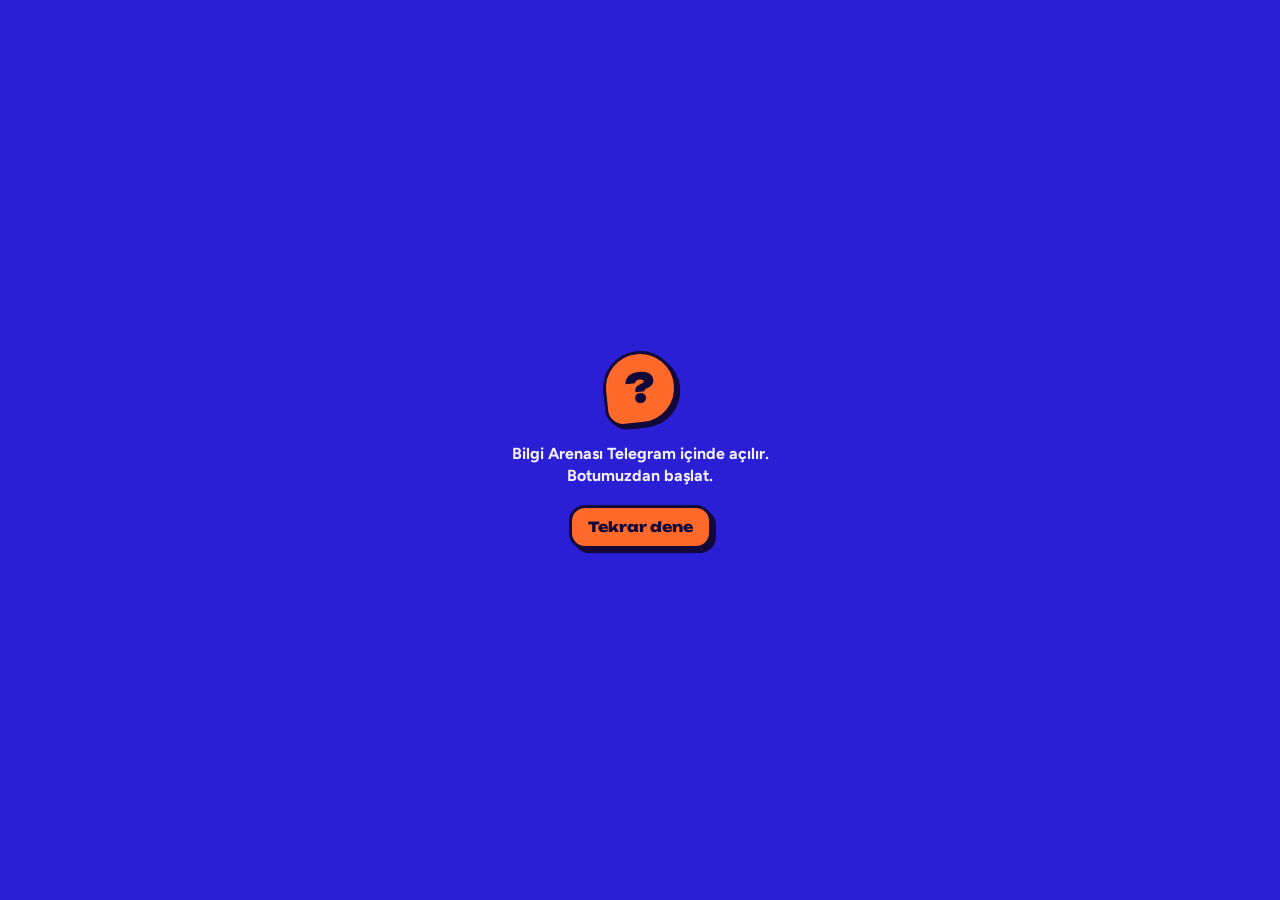
<file: ba.html>
<!DOCTYPE html>
<html lang="tr">
<head>
<meta charset="UTF-8">
<meta name="viewport" content="width=device-width, initial-scale=1, maximum-scale=1, user-scalable=no, viewport-fit=cover">
<title>Bilgi Arenası</title>
<meta name="theme-color" content="#2b1fd6">
<link rel="preconnect" href="https://fonts.googleapis.com">
<link rel="preconnect" href="https://fonts.gstatic.com" crossorigin>
<link href="https://fonts.googleapis.com/css2?family=Figtree:wght@500;600;700;800&family=Unbounded:wght@700;800;900&display=swap" rel="stylesheet">
<script src="https://telegram.org/js/telegram-web-app.js"></script>
<link rel="stylesheet" href="ba.css?v=1">
</head>
<body>
<div id="app">
<div id="boot"><div class="mark">?</div><p id="bootTxt">Sorular hazırlanıyor</p><button class="btn tang sm" id="bootBtn" hidden>Tekrar dene</button></div>
<header id="top">
<div class="word"><div class="mark">?</div><span>Bilgi Arenası</span></div>
<div class="tbtns">
<button class="ib" id="snd" aria-label="Sesi aç veya kapat"></button>
<button class="ib" id="help" aria-label="Nasıl oynanır">?</button>
</div>
</header>
<main id="screens">
<section class="screen on" id="s-home">
<div class="hero">
<p class="date" id="hDate"></p>
<h2>Günün 5 sorusu</h2>
<div class="pips" id="hPips"></div>
<div class="cats" id="hCats"></div>
<button class="btn tang big" id="hGo">Başla</button>
<p class="hnote" id="hNote"></p>
</div>
<div class="stats">
<div class="st st-fire"><b id="sFire">0</b><span>gün seri</span></div>
<div class="st st-pts"><b id="sPts">0</b><span>toplam puan</span></div>
<div class="st st-shield"><b id="sShield">0</b><span>kalkan</span></div>
</div>
<p class="line" id="hLine"></p>
<button class="peek" id="hPeek" hidden></button>
<button class="joker" id="hJoker" hidden></button>
</section>
<section class="screen" id="s-play">
<div class="phead"><button class="x" id="pExit" aria-label="Çık">✕</button><div class="pno" id="pNo"></div><div class="pval" id="pVal"></div></div>
<div class="timer" id="timer"><div class="secs" id="fSecs">15</div><div class="fuse"><i id="fFill"></i><b id="fSpark"></b></div></div>
<div class="qcard"><span class="chip" id="qCat"></span><p id="qText"></p></div>
<div class="opts" id="qOpts"></div>
<div class="reveal" id="qRev" hidden>
<p class="gain" id="qGain"></p>
<p class="info" id="qInfo"></p>
<div class="rbtns"><button class="btn tang" id="qNext">Devam</button><button class="joker sm" id="qJoker" hidden></button></div>
</div>
</section>
<section class="screen" id="s-result">
<div class="rcard">
<p class="rl">Bugünkü puanın</p>
<div class="rbig" id="rBig">0</div>
<div class="rgrid" id="rGrid"></div>
<ul class="rbreak" id="rBreak"></ul>
<p class="rrank" id="rRank"></p>
<p class="rfire" id="rFire" hidden></p>
</div>
<div class="remcard" id="rRem" hidden>
<p>Yarın hatırlatalım mı? Serin bozulmasın diye sana akşam bir mesaj atarım.</p>
<div class="rbtns"><button class="btn tang" id="rRemYes">Hatırlat</button><button class="btn" id="rRemNo">Gerek yok</button></div>
</div>
<div class="btns2"><button class="btn tang" id="rShare">Meydan oku</button><button class="btn" id="rBoard">Sıralama</button></div>
<p class="cd">Yeni sorulara <b id="rCd">--:--:--</b></p>
</section>
<section class="screen" id="s-board">
<div class="seg" id="bSeg"><button data-k="day" class="on">Bugün</button><button data-k="week">Bu hafta</button><button data-k="friends">Arkadaşlar</button></div>
<div class="bl" id="bList"></div>
</section>
<section class="screen" id="s-me">
<div class="mehead"><h2 id="mName">Oyuncu</h2><p id="mSub"></p>
<div class="mgrid"><div><b id="mPts">0</b><span>puan</span></div><div><b id="mBest">0</b><span>en uzun seri</span></div><div><b id="mDays">0</b><span>oynanan gün</span></div></div>
</div>
<button class="sw" id="swSfx" role="switch" aria-checked="true">Ses efektleri<i></i></button>
<button class="sw" id="swMus" role="switch" aria-checked="true">Müzik<i></i></button>
<button class="sw" id="swRem" role="switch" aria-checked="false">Günlük hatırlatma<i></i></button>
<div class="how" id="how"></div>
<p class="ver">Bilgi Arenası</p>
</section>
</main>
<nav id="nav">
<button data-s="home" class="on"><svg viewBox="0 0 24 24"><path d="M8 5v14l11-7z"/></svg>Oyna</button>
<button data-s="board"><svg viewBox="0 0 24 24"><path d="M6 4h12v4a6 6 0 0 1-12 0z"/><path d="M6 6H3v1a3 3 0 0 0 3 3M18 6h3v1a3 3 0 0 1-3 3M12 14v4M8 20h8"/></svg>Sıralama</button>
<button data-s="me"><svg viewBox="0 0 24 24"><circle cx="12" cy="8" r="4"/><path d="M4 21a8 8 0 0 1 16 0"/></svg>Ben</button>
</nav>
<div id="toast" role="status" aria-live="polite"></div>
<div id="modal" hidden></div>
</div>
<script src="ba-conf.js?v=1"></script>
<script src="ba-audio.js?v=1"></script>
<script src="ba-lib.js?v=1"></script>
<script src="ba.js?v=1"></script>
</body>
  </html>
</file>
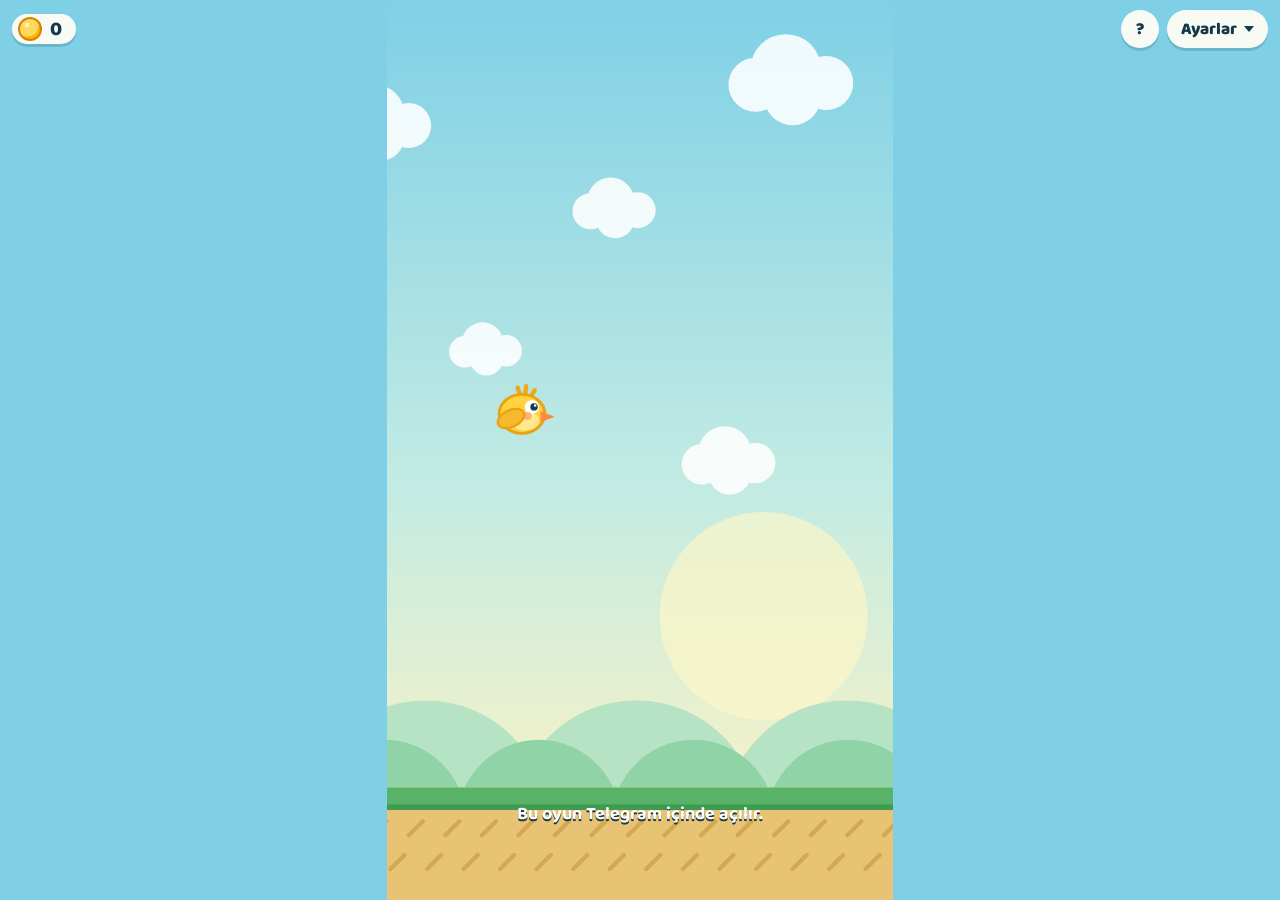
<file: cv.html>
<!DOCTYPE html>
<!-- build cv1 civciv ucusu -->
<html lang="tr">
<head>
<meta charset="UTF-8">
<meta name="viewport" content="width=device-width, initial-scale=1, maximum-scale=1, user-scalable=no, viewport-fit=cover">
<title>Civciv Uçuşu</title>
<meta name="theme-color" content="#7fd0e6">
<link rel="preconnect" href="https://fonts.googleapis.com">
<link rel="preconnect" href="https://fonts.gstatic.com" crossorigin>
<link href="https://fonts.googleapis.com/css2?family=Baloo+2:wght@600;700;800&display=swap" rel="stylesheet">
<script src="https://telegram.org/js/telegram-web-app.js"></script>
<style>
:root { --sky:#7fd0e6; --ink:#16394a; --chick:#ffd23f; --chick-d:#d99a00; --card:#fffdf4; --muted:#5d7a88; --ok:#23895b; --bad:#c9453f; --disp:"Baloo 2","Trebuchet MS",system-ui,sans-serif; }
* { box-sizing:border-box; -webkit-tap-highlight-color:transparent; -webkit-user-select:none; user-select:none; }
html, body { margin:0; height:100%; background:var(--sky); color:var(--ink); font-family:var(--disp); overflow:hidden; overscroll-behavior:none; }
button, input { font:inherit; color:inherit; }
button { cursor:pointer; }
p, h1, h2 { margin:0; }
#wrap { height:100dvh; display:flex; justify-content:center; }
#stage { position:relative; width:min(100vw, calc(100dvh * .5625)); height:100dvh; touch-action:none; }
#cv { position:absolute; inset:0; width:100%; height:100%; display:block; }
#hud { position:fixed; z-index:5; top:max(10px, env(safe-area-inset-top)); left:12px; right:12px; display:flex; justify-content:space-between; align-items:center; pointer-events:none; }
#hud > * { pointer-events:auto; }
.chip { display:flex; align-items:center; gap:8px; background:rgba(255,253,244,.94); border-radius:999px; padding:3px 14px 3px 6px; box-shadow:0 3px 0 rgba(22,57,74,.18); font-weight:800; font-size:20px; line-height:1.2; }
.dot { width:24px; height:24px; border-radius:50%; background:radial-gradient(circle at 35% 30%, #fff3b8 0 12%, #ffd95e 13% 60%, #ffb703 61%); border:2px solid #d98200; flex:none; }
.hb { position:relative; display:flex; gap:8px; }
.pill { border:0; background:rgba(255,253,244,.94); border-radius:999px; min-width:38px; height:38px; padding:0 14px; font-weight:800; font-size:17px; box-shadow:0 3px 0 rgba(22,57,74,.18); }
.pill:active { transform:translateY(2px); box-shadow:0 1px 0 rgba(22,57,74,.18); }
.car { display:inline-block; width:0; height:0; margin-left:7px; vertical-align:2px; border:5px solid transparent; border-top:6px solid currentColor; border-bottom:0; transition:transform .18s; }
[aria-expanded="true"] .car { transform:rotate(180deg); }
#menu { position:absolute; z-index:6; top:calc(100% + 8px); right:0; min-width:190px; background:var(--card); border-radius:20px; padding:6px; box-shadow:0 6px 0 rgba(22,57,74,.2); }
.mi { display:flex; align-items:center; gap:12px; width:100%; border:0; background:none; border-radius:14px; padding:10px 12px; font-weight:800; font-size:19px; text-align:left; }
.mi:active { background:#fff0b3; }
.mi svg { width:24px; height:24px; flex:none; fill:none; stroke:currentColor; stroke-width:2; stroke-linecap:round; stroke-linejoin:round; }
#runN { position:absolute; left:0; right:0; top:11%; text-align:center; font-weight:800; font-size:76px; line-height:1; color:#fff; text-shadow:0 4px 0 var(--ink), 3px 0 0 var(--ink), -3px 0 0 var(--ink), 0 -3px 0 var(--ink), 3px 3px 0 var(--ink), -3px 3px 0 var(--ink), 3px -3px 0 var(--ink), -3px -3px 0 var(--ink); pointer-events:none; }
#ready { position:absolute; inset:0; pointer-events:none; text-align:center; }
#ready h1 { margin-top:24%; font-weight:800; font-size:50px; line-height:1; color:#fff; text-shadow:0 5px 0 var(--ink), 3px 0 0 var(--ink), -3px 0 0 var(--ink), 0 -3px 0 var(--ink), 3px 3px 0 var(--ink), -3px 3px 0 var(--ink), 3px -3px 0 var(--ink), -3px -3px 0 var(--ink); }
#hint { position:absolute; left:50%; bottom:24%; transform:translateX(-50%); background:rgba(255,253,244,.94); border-radius:999px; padding:6px 20px; font-weight:800; font-size:20px; white-space:nowrap; box-shadow:0 4px 0 rgba(22,57,74,.18); animation:pulse 1.3s ease-in-out infinite; }
@keyframes pulse { 50% { transform:translateX(-50%) scale(1.07); } }
@media (prefers-reduced-motion:reduce) { #hint { animation:none; } }
#over { position:absolute; z-index:4; left:7%; right:7%; top:22%; background:var(--card); border-radius:26px; padding:20px 18px 18px; text-align:center; box-shadow:0 8px 0 rgba(22,57,74,.2); }
#over[hidden], #ready[hidden], #runN[hidden], #sheet[hidden], .panel[hidden], #retry[hidden], #menu[hidden] { display:none; }
#oTtl { font-weight:800; font-size:48px; line-height:1.05; display:flex; align-items:center; justify-content:center; gap:10px; }
#oTtl .dot { width:36px; height:36px; }
#oSub { margin-top:4px; color:var(--muted); font-weight:600; font-size:17px; }
#oNote { min-height:24px; margin:8px 0 12px; font-weight:600; font-size:16px; color:var(--muted); }
#oNote.good { color:var(--ok); } #oNote.bad { color:var(--bad); }
.btn { display:block; width:100%; border:0; border-radius:16px; padding:10px 18px; background:var(--chick); box-shadow:0 5px 0 var(--chick-d); font-weight:800; font-size:21px; }
.btn + .btn { margin-top:12px; }
.btn:active:not(:disabled) { transform:translateY(3px); box-shadow:0 2px 0 var(--chick-d); }
.btn.ghost { background:#e4eff2; box-shadow:0 5px 0 #b5cbd2; }
.btn.ghost:active:not(:disabled) { box-shadow:0 2px 0 #b5cbd2; }
.btn:disabled { opacity:.55; cursor:default; }
#sheet { position:fixed; z-index:8; inset:0; background:rgba(22,57,74,.5); display:flex; align-items:flex-end; justify-content:center; }
.panel { width:100%; max-width:480px; max-height:88dvh; overflow:auto; background:var(--card); border-radius:26px 26px 0 0; padding:18px 18px max(18px, env(safe-area-inset-bottom)); }
.panel h2 { font-weight:800; font-size:28px; margin-bottom:6px; }
.panel p { font-weight:600; font-size:17px; line-height:1.35; color:var(--muted); margin-top:8px; }
.panel p b { color:var(--ink); }
.big { font-weight:800; font-size:44px; line-height:1.05; display:flex; align-items:center; gap:10px; }
.big .dot { width:32px; height:32px; }
.usd { font-weight:700; font-size:19px; color:var(--ok); }
.panel label { display:block; margin:14px 0 4px; font-weight:700; font-size:16px; }
.panel input { width:100%; border:2px solid #b5cbd2; border-radius:14px; padding:9px 12px; font:600 16px system-ui, sans-serif; background:#fff; -webkit-user-select:text; user-select:text; }
.panel input:focus { outline:3px solid var(--chick); border-color:var(--chick-d); }
.panel .btn { margin-top:12px; }
.rfs { display:grid; grid-template-columns:1fr 1fr; gap:8px; margin:12px 0 2px; }
.rfs div { background:#fff; border:2px solid #e2ecef; border-radius:14px; padding:8px 10px; text-align:center; }
.rfs b { display:block; font-weight:800; font-size:24px; }
.rfs span { font-weight:700; font-size:14px; color:var(--muted); }
.pn { min-height:22px; margin-top:10px; font-weight:600; font-size:16px; }
.pn.good { color:var(--ok); } .pn.bad { color:var(--bad); }
.wl { margin-top:10px; font-weight:600; font-size:16px; color:var(--muted); }
.wl div { display:flex; justify-content:space-between; gap:8px; padding:6px 0; border-top:1px solid #e2ecef; }
#msg { position:absolute; left:0; right:0; bottom:8%; text-align:center; font-weight:700; font-size:18px; color:#fff; text-shadow:0 2px 0 var(--ink); pointer-events:none; }
#stage:focus { outline:none; }
</style>
</head>
<body>
<div id="wrap"><div id="stage">
  <canvas id="cv"></canvas>
  <div id="runN" hidden>0</div>
  <div id="ready" hidden><h1>Civciv Uçuşu</h1><div id="hint">Dokun, civciv zıplasın</div></div>
  <div id="msg"></div>
  <div id="over" hidden>
    <div id="oTtl"><span class="dot"></span><span id="oCoin">0</span></div>
    <div id="oSub"></div>
    <div id="oNote"></div>
    <button class="btn" id="again" disabled>Hazırlanıyor…</button>
    <button class="btn ghost" id="retry" hidden>Tekrar dene</button>
    <button class="btn ghost" id="toWallet">Cüzdan</button>
  </div>
</div></div>
<div id="hud">
  <div class="chip"><span class="dot"></span><span id="bal">0</span></div>
  <div class="hb"><button class="pill" id="helpBtn" aria-label="Nasıl oynanır">?</button><button class="pill" id="setBtn" aria-haspopup="true" aria-expanded="false">Ayarlar<i class="car"></i></button>
    <div id="menu" role="menu" hidden>
      <button class="mi" role="menuitem" data-open="p-wd"><svg viewBox="0 0 24 24"><rect x="3" y="6" width="18" height="14" rx="3.5"/><path d="M3 10.5h18"/><circle cx="16.5" cy="15" r="1.3"/></svg>Cüzdan</button>
      <button class="mi" role="menuitem" data-open="p-tasks"><svg viewBox="0 0 24 24"><rect x="5" y="4" width="14" height="17" rx="3.5"/><path d="M9 12.5l2.3 2.3 4.2-4.6"/></svg>Görevler</button>
      <button class="mi" role="menuitem" data-open="p-ref"><svg viewBox="0 0 24 24"><circle cx="9" cy="8.5" r="3"/><path d="M3.5 19c0-3 2.5-5 5.5-5s5.5 2 5.5 5"/><path d="M16 5.8a3 3 0 0 1 0 5.4M17.5 14.3c2 .7 3 2.2 3 4.7"/></svg>Davet</button>
      <button class="mi" role="menuitem" data-open="p-rank"><svg viewBox="0 0 24 24"><path d="M8 4h8v5a4 4 0 0 1-8 0z"/><path d="M8 6.5H5.5A2.5 2.5 0 0 0 8 10M16 6.5h2.5A2.5 2.5 0 0 1 16 10"/><path d="M12 13v4M9 20h6M10 17h4"/></svg>Sıralama</button>
    </div>
  </div>
</div>
<div id="sheet" hidden>
  <div class="panel" id="p-wd" hidden>
    <h2>Cüzdan</h2>
    <div class="big"><span class="dot"></span><span id="wBal">0</span></div>
    <div class="usd" id="wUsd"></div>
    <p id="wRule"></p>
    <label for="wIn">TON cüzdan adresin</label>
    <input id="wIn" type="text" autocomplete="off" autocapitalize="off" spellcheck="false" placeholder="UQ… veya EQ…">
    <button class="btn ghost" id="wSave">Adresi kaydet</button>
    <button class="btn" id="wReq">Çekim iste</button>
    <div class="pn" id="wNote"></div>
    <div class="wl" id="wList"></div>
    <button class="btn ghost" data-close>Kapat</button>
  </div>
  <div class="panel" id="p-tasks" hidden>
    <h2>Görevler</h2>
    <p id="tBody">Görevler çok yakında burada olacak.</p>
    <button class="btn" data-close>Tamam</button>
  </div>
  <div class="panel" id="p-ref" hidden>
    <h2>Davet</h2>
    <p id="rfTxt"></p>
    <div class="rfs"><div><b id="rfN">0</b><span>davet</span></div><div><b id="rfE">0</b><span>kazandığın coin</span></div></div>
    <label for="rfLink">Davet bağlantın</label>
    <input id="rfLink" type="text" readonly>
    <button class="btn" id="rfShare">Telegram'da gönder</button>
    <button class="btn ghost" id="rfCopy">Bağlantıyı kopyala</button>
    <div class="pn" id="rfNote"></div>
    <button class="btn ghost" data-close>Kapat</button>
  </div>
  <div class="panel" id="p-rank" hidden>
    <h2>Sıralama</h2>
    <p>En çok coin toplayan ilk 10 oyuncu.</p>
    <div id="rBody"></div>
    <button class="btn" data-close>Tamam</button>
  </div>
  <div class="panel" id="p-help" hidden>
    <h2>Nasıl oynanır</h2>
    <p><b>Dokun</b>, civciv zıplasın. Boruların arasındaki boşluktan geç.</p>
    <p>Boşlukta duran <b>altınlara</b> değersen coin kazanırsın. Borulara ya da yere çarparsan oyun biter.</p>
    <p>Coinlerin cüzdanında birikir. Çekim talepleri elle incelenir ve sırayla işlenir.</p>
    <button class="btn" data-close>Tamam</button>
  </div>
</div>
<script src="cv-zone.js?v=1"></script>
<script>
"use strict";
var CV = (function () {
var W = 360, H = 640, GROUND = 560, BX = 96, R = 13, PW = 58, GAP = 158, SPD = 2.6, SPACE = 200, G = 0.46, FLAP = -7.4, VMAX = 10, CR = 14;
function rng(a) {
return function () {
a = (a + 0x6D2B79F5) | 0;
var t = Math.imul(a ^ (a >>> 15), 1 | a);
t = (t + Math.imul(t ^ (t >>> 7), 61 | t)) ^ t;
return ((t ^ (t >>> 14)) >>> 0) / 4294967296;
};
}
function spawn(s) {
var lo = 70 + GAP / 2, hi = GROUND - 70 - GAP / 2;
var gy = s.last + Math.floor((s.r() * 2 - 1) * 120);
if (gy < lo)
gy = lo;
if (gy > hi)
gy = hi;
var cy = Math.floor(s.r() * 61) - 30;
s.pipes.push({ id: s.n++, x: s.nx, gy: gy, cy: cy, got: false });
s.last = gy;
s.nx += SPACE;
}
function make(seed) {
var s = { y: 300, vy: 0, f: 0, pipes: [], coins: 0, dead: false, last: 300, nx: W + 40, n: 0, r: rng(seed >>> 0) };
while (s.nx < W + 400)
spawn(s);
return s;
}
function hit(cx, cy, rx, ry, rw, rh) {
var dx = cx - Math.max(rx, Math.min(cx, rx + rw)), dy = cy - Math.max(ry, Math.min(cy, ry + rh));
return dx * dx + dy * dy < R * R;
}
function step(s, tap) {
if (s.dead)
return 0;
if (tap)
s.vy = FLAP;
s.vy += G;
if (s.vy > VMAX)
s.vy = VMAX;
s.y += s.vy;
if (s.y < R) {
s.y = R;
if (s.vy < 0)
s.vy = 0;
}
for (var i = 0; i < s.pipes.length; i++)
s.pipes[i].x -= SPD;
s.nx -= SPD;
while (s.nx < W + 400)
spawn(s);
while (s.pipes.length && s.pipes[0].x + PW < -20)
s.pipes.shift();
s.f++;
if (s.y + R >= GROUND) {
s.dead = true;
return 0;
}
var got = 0;
for (var i = 0; i < s.pipes.length; i++) {
var p = s.pipes[i];
if (p.x > BX + R + 40 || p.x + PW < BX - R - 40)
continue;
if (hit(BX, s.y, p.x, 0, PW, p.gy - GAP / 2) || hit(BX, s.y, p.x, p.gy + GAP / 2, PW, GROUND)) {
s.dead = true;
return got;
}
if (!p.got) {
var dx = BX - (p.x + PW / 2), dy = s.y - (p.gy + p.cy);
if (dx * dx + dy * dy < (R + CR) * (R + CR)) {
p.got = true;
s.coins++;
got++;
}
}
}
return got;
}
function replay(seed, d, frames) {
var s = make(seed);
var k = 0, t = d.length ? d[0] : -1;
for (var i = 0; i < frames && !s.dead; i++) {
var tap = false;
if (k < d.length && i === t) {
tap = true;
k++;
if (k < d.length)
t += d[k];
}
step(s, tap);
}
return { coins: s.coins, dead: s.dead, f: s.f, used: k };
}
return { W: W, H: H, GROUND: GROUND, BX: BX, R: R, PW: PW, GAP: GAP, CR: CR, make: make, step: step, replay: replay };
})();
var CVR = (function () {
var W = CV.W, H = CV.H, GR = CV.GROUND, BX = CV.BX, R = CV.R, PW = CV.PW, GAP = CV.GAP, CR = CV.CR, SPD = 2.6;
var TAU = 6.2832;
function circ(c, x, y, r) { c.moveTo(x + r, y); c.arc(x, y, r, 0, TAU); }
function cloud(c, x, y, s) { c.beginPath(); circ(c, x, y, 16 * s); circ(c, x + 18 * s, y - 9 * s, 21 * s); circ(c, x + 42 * s, y - 1 * s, 16 * s); circ(c, x + 22 * s, y + 7 * s, 17 * s); c.fill(); }
var CLOUDS = [[40, 90, 1], [210, 150, .8], [330, 60, 1.2], [120, 250, .7], [290, 330, .9], [150, -40, 1.1], [300, -120, .9], [60, -190, 1], [240, -260, .8]];
function sky(c, sc, E) {
var g = c.createLinearGradient(0, -E, 0, GR);
g.addColorStop(0, "#7fd0e6"); g.addColorStop(.62, "#c3ebe3"); g.addColorStop(1, "#f4f2c8");
c.fillStyle = g; c.fillRect(0, -E, W, GR + E);
c.fillStyle = "rgba(255,247,200,.65)"; c.beginPath(); circ(c, 268, 438, 74); c.fill();
c.fillStyle = "rgba(255,255,255,.88)";
for (var i = 0; i < CLOUDS.length; i++) { var k = CLOUDS[i]; if (k[1] < -E - 40) continue; var x = ((k[0] - sc * 0.18 * k[2]) % 440 + 440) % 440 - 60; cloud(c, x, k[1], k[2]); }
var off = (sc * 0.35) % 150;
c.fillStyle = "#b5e3c4"; c.beginPath(); for (var j = -1; j < 4; j++) circ(c, j * 150 - off + 40, GR + 26, 88); c.fill();
off = (sc * 0.6) % 110;
c.fillStyle = "#8fd3a6"; c.beginPath(); for (var m = -1; m < 5; m++) circ(c, m * 110 - off + 20, GR + 24, 58); c.fill();
}
function pipes(c, sim, E) {
for (var i = 0; i < sim.pipes.length; i++) {
var p = sim.pipes[i];
if (p.x > W + 10 || p.x + PW < -10) continue;
var top = p.gy - GAP / 2, bot = p.gy + GAP / 2;
c.save(); c.translate(p.x, 0);
var g = c.createLinearGradient(0, 0, PW, 0);
g.addColorStop(0, "#238059"); g.addColorStop(.3, "#5cc98f"); g.addColorStop(.55, "#3fae7c"); g.addColorStop(1, "#1f7552");
c.fillStyle = g; c.fillRect(2, -E - 6, PW - 4, top + E + 6); c.fillRect(2, bot, PW - 4, GR - bot);
c.fillRect(-4, top - 22, PW + 8, 22); c.fillRect(-4, bot, PW + 8, 22);
c.strokeStyle = "#175a40"; c.lineWidth = 2.5;
c.strokeRect(2, -E - 6, PW - 4, top + E + 6); c.strokeRect(-4, top - 22, PW + 8, 22);
c.strokeRect(2, bot, PW - 4, GR - bot + 4); c.strokeRect(-4, bot, PW + 8, 22);
c.fillStyle = "rgba(255,255,255,.22)"; c.fillRect(8, -E - 6, 6, top + E - 16); c.fillRect(8, bot + 22, 6, GR - bot);
c.restore();
}
}
function coin(c, x, y, t, id) {
var sx = Math.max(.28, Math.abs(Math.cos(t / 240 + id * 1.3)));
c.save(); c.translate(x, y + Math.sin(t / 300 + id) * 2);
c.fillStyle = "rgba(255,200,40,.28)"; c.beginPath(); circ(c, 0, 0, CR + 5); c.fill();
c.scale(sx, 1);
c.fillStyle = "#ffb703"; c.beginPath(); circ(c, 0, 0, CR); c.fill();
c.strokeStyle = "#d98200"; c.lineWidth = 2; c.stroke();
c.fillStyle = "#ffd95e"; c.beginPath(); circ(c, 0, 0, CR - 4.5); c.fill();
c.fillStyle = "#fff3b8"; c.beginPath(); circ(c, -3, -4, 2.6); c.fill();
c.restore();
}
function ground(c, sc) {
c.fillStyle = "#e8c374"; c.fillRect(0, GR, W, H - GR);
c.fillStyle = "#58b368"; c.fillRect(0, GR, W, 14);
c.fillStyle = "#3f9a52"; c.fillRect(0, GR + 12, W, 4);
var off = sc % 26;
c.strokeStyle = "#d3a850"; c.lineWidth = 3; c.lineCap = "round"; c.beginPath();
for (var x = -26; x < W + 26; x += 26) { c.moveTo(x - off, GR + 34); c.lineTo(x - off + 10, GR + 24); c.moveTo(x - off + 13, GR + 58); c.lineTo(x - off + 23, GR + 48); }
c.stroke();
}
function chick(c, x, y, rot, fl, t) {
c.save(); c.translate(x, y); c.rotate(rot);
var sq = 1 + Math.max(0, fl) * 0.1;
c.scale(sq, 2 - sq);
c.strokeStyle = "#f2a516"; c.lineWidth = 3; c.lineCap = "round"; c.beginPath();
c.moveTo(-1, -12); c.lineTo(-3, -19); c.moveTo(2, -12); c.lineTo(3, -20); c.moveTo(5, -11); c.lineTo(9, -17); c.stroke();
c.fillStyle = "#ffd23f"; c.beginPath(); c.ellipse(0, 0, 16, 14, 0, 0, TAU); c.fill();
c.strokeStyle = "#e8a213"; c.lineWidth = 2; c.stroke();
c.fillStyle = "#ffe98a"; c.beginPath(); c.ellipse(2, 5, 10, 7, 0, 0, TAU); c.fill();
c.save(); c.translate(-5, 2); c.rotate(-0.35 - fl * 0.9);
c.fillStyle = "#f6b82e"; c.beginPath(); c.ellipse(-3, 0, 10, 6, 0, 0, TAU); c.fill(); c.strokeStyle = "#e8a213"; c.lineWidth = 1.6; c.stroke();
c.restore();
c.fillStyle = "#ff8a3d"; c.beginPath(); c.moveTo(13, -2); c.lineTo(23, 2); c.lineTo(13, 6); c.closePath(); c.fill();
c.fillStyle = "#fff"; c.beginPath(); circ(c, 7, -5, 5); c.fill();
c.fillStyle = "#16394a"; c.beginPath(); circ(c, 8.5, -5, 2.6); c.fill();
c.fillStyle = "#fff"; c.beginPath(); circ(c, 9.3, -6, .9); c.fill();
c.fillStyle = "rgba(255,120,90,.5)"; c.beginPath(); circ(c, 4, 1.5, 2.8); c.fill();
c.restore();
}
function draw(c, sim, v) {
var sc = v.scroll, E = v.top || 0;
c.save(); c.translate(0, E);
if (v.shake > 0) c.translate((Math.random() - .5) * v.shake, (Math.random() - .5) * v.shake);
sky(c, sc, E);
pipes(c, sim, E);
for (var i = 0; i < sim.pipes.length; i++) { var p = sim.pipes[i]; if (!p.got && p.x < W + 20 && p.x + PW > -20) coin(c, p.x + PW / 2, p.gy + p.cy, v.t, p.id); }
ground(c, sc);
var by = v.by, rot = Math.max(-.5, Math.min(1.1, v.vy * .06));
chick(c, BX, by, rot, v.fl, v.t);
for (var k = 0; k < v.fx.length; k++) {
var f = v.fx[k], a = 1 - f.a;
c.globalAlpha = Math.max(0, a); c.font = "800 22px 'Baloo 2', system-ui, sans-serif"; c.textAlign = "center";
c.lineWidth = 5; c.strokeStyle = "#16394a"; c.lineJoin = "round"; c.strokeText("+1", f.x, f.y - f.a * 34);
c.fillStyle = "#ffd23f"; c.fillText("+1", f.x, f.y - f.a * 34); c.globalAlpha = 1;
}
c.restore();
if (v.flash > 0) { c.fillStyle = "rgba(255,255,255," + v.flash + ")"; c.fillRect(0, 0, W, H + E); }
}
return { draw: draw };
})();
</script>
<script src="cv.js?v=3"></script>
</body>
      </html>
</file>
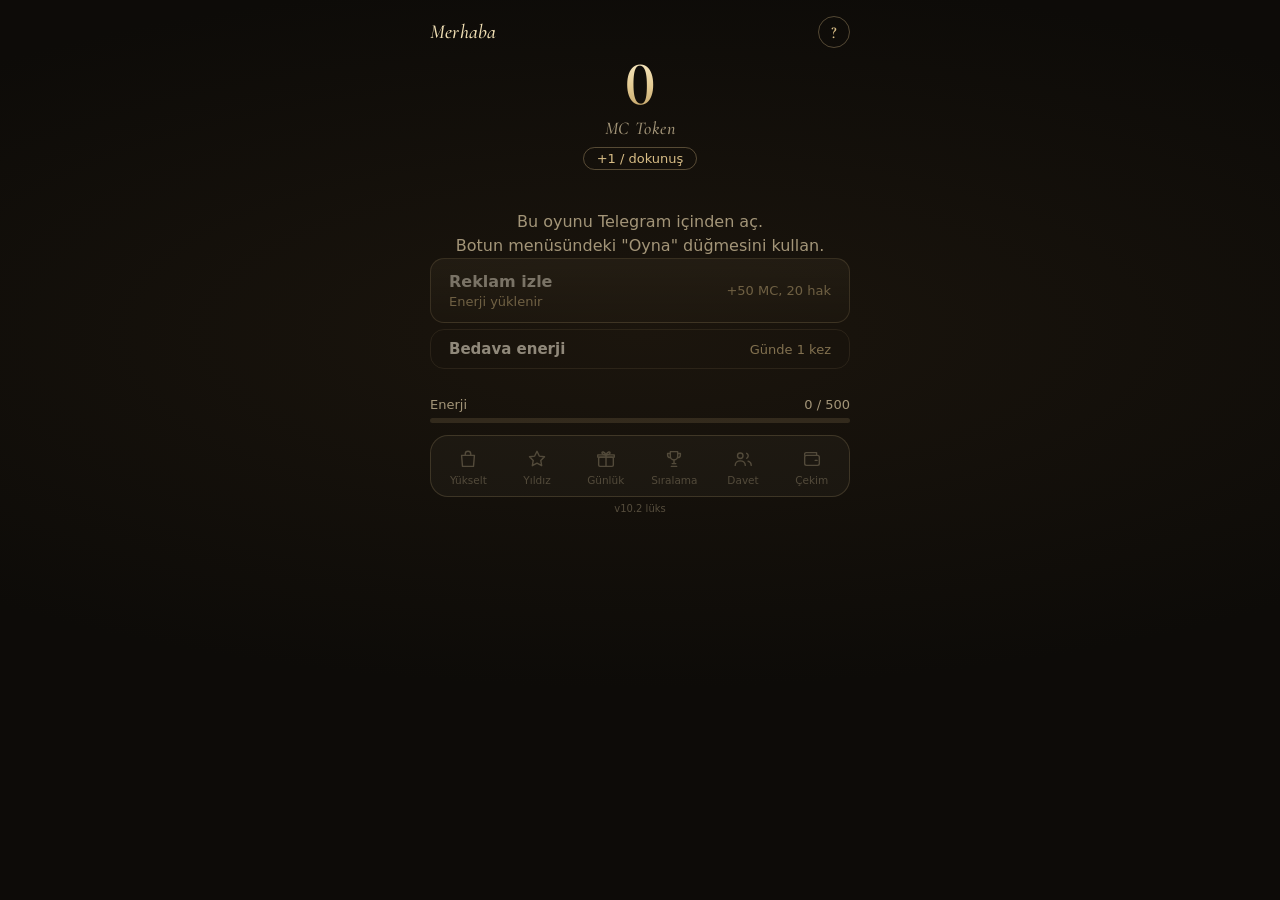
<file: index-8.html>
<!DOCTYPE html>
<!-- build v10.2 luxe -->
<html lang="tr">
<head>
<meta charset="UTF-8">
<meta name="viewport" content="width=device-width, initial-scale=1, maximum-scale=1, user-scalable=no, viewport-fit=cover">
<title>MC Token</title>
<meta name="theme-color" content="#0d0b08">
<link rel="preconnect" href="https://fonts.googleapis.com">
<link rel="preconnect" href="https://fonts.gstatic.com" crossorigin>
<link href="https://fonts.googleapis.com/css2?family=Cormorant+Garamond:ital,wght@0,500;0,600;0,700;1,500&display=swap" rel="stylesheet">
<script src="https://telegram.org/js/telegram-web-app.js"></script>
<script src='//libtl.com/sdk.js' data-zone='11992739' data-sdk='show_11992739'></script>
<style>
  :root { --bg:#0d0b08; --bg2:#1b150d; --panel:#15110b; --gold:#d8bd86; --gold-hi:#f0dfb4; --gold-lo:#8f7240; --ivory:#f1e8d4; --muted:#a39578; --line:rgba(216,189,134,.18); --line2:rgba(216,189,134,.34); --serif:"Cormorant Garamond","Cormorant",Georgia,"Times New Roman",serif; --sans:"Avenir Next","Segoe UI",Roboto,system-ui,sans-serif; }
  * { box-sizing:border-box; -webkit-tap-highlight-color:transparent; user-select:none; -webkit-user-select:none; }
  html, body { height:100%; margin:0; background:var(--bg); }
  body { background:radial-gradient(115% 58% at 50% 37%, var(--bg2) 0%, var(--bg) 68%); color:var(--ivory); font-family:var(--sans); display:flex; flex-direction:column; align-items:center; padding:env(safe-area-inset-top,0) 18px max(env(safe-area-inset-bottom,0px), 10px); overflow:hidden; }
  header { width:100%; max-width:420px; padding-top:16px; color:var(--muted); font-size:15px; display:flex; justify-content:space-between; align-items:center; min-height:48px; }
  #hello { font:italic 500 20px var(--serif); color:var(--gold-hi); letter-spacing:.01em; }
  .hr { display:flex; align-items:center; gap:10px; }
  #status { font-size:13px; }
  #helpBtn { width:32px; height:32px; border-radius:50%; border:1px solid var(--line2); background:transparent; color:var(--gold); font:600 17px var(--serif); cursor:pointer; padding:0; }
  #helpBtn:active { background:rgba(216,189,134,.16); }
  .balance { margin-top:4px; text-align:center; }
  .balance strong { font:600 clamp(46px,7.6vh,62px)/1.05 var(--serif); color:var(--gold-hi); display:block; font-variant-numeric:lining-nums tabular-nums; font-feature-settings:"lnum" 1,"tnum" 1; letter-spacing:.005em; }
  @supports ((-webkit-background-clip:text) or (background-clip:text)) { .balance strong { background:linear-gradient(180deg,#fbf0cf 0%,#e4cb93 52%,#b8975a 100%); -webkit-background-clip:text; background-clip:text; color:transparent; -webkit-text-fill-color:transparent; } }
  .balance .cap { color:var(--muted); font:italic 500 18px var(--serif); letter-spacing:.04em; }
  .chip { display:inline-block; margin-top:8px; padding:3px 13px; border-radius:99px; border:1px solid var(--line2); color:var(--gold); font-size:13px; }
  .chip.boost { border-color:transparent; background:linear-gradient(180deg,#f3e4bb,#cfb072); color:#2b1f09; font-weight:600; }
  .stage { flex:1; min-height:0; display:flex; align-items:center; justify-content:center; position:relative; width:100%; }
  #coin { position:relative; width:min(210px, 27vh); height:min(210px, 27vh); border-radius:50%; border:0; cursor:pointer; background:radial-gradient(circle at 34% 27%, #fbf0cd 0%, #e2c88f 30%, #b9975b 68%, #7d612f 100%); color:#4a3510; font:700 min(68px, 8.6vh) var(--serif); letter-spacing:.02em; text-shadow:0 1px 0 rgba(255,246,220,.6), 0 -1px 0 rgba(60,40,8,.25); box-shadow:inset 0 0 0 1px rgba(255,240,200,.45), inset 0 -10px 22px rgba(90,62,16,.35), 0 0 0 7px #17120a, 0 0 0 8px rgba(216,189,134,.5), 0 24px 46px rgba(0,0,0,.65), 0 0 80px rgba(216,189,134,.14); transition:transform .08s ease; }
  #coin::before { content:""; position:absolute; top:8%; left:8%; right:8%; bottom:8%; border-radius:50%; border:1.5px solid rgba(74,53,16,.5); box-shadow:0 1px 0 rgba(255,244,214,.5), inset 0 1px 0 rgba(255,244,214,.35); pointer-events:none; }
  #coin::after { content:""; position:absolute; top:-15px; left:-15px; right:-15px; bottom:-15px; border-radius:50%; background:repeating-conic-gradient(from 0deg, rgba(216,189,134,.55) 0 1.2deg, transparent 1.2deg 3deg); -webkit-mask:radial-gradient(farthest-side, transparent calc(100% - 6px), #000 calc(100% - 6px)); mask:radial-gradient(farthest-side, transparent calc(100% - 6px), #000 calc(100% - 6px)); pointer-events:none; }
  #coin:active { transform:scale(.94); }
  #coin:disabled { opacity:.5; }
  .plus { position:absolute; font:700 32px var(--serif); color:var(--gold-hi); text-shadow:0 2px 8px rgba(0,0,0,.65); pointer-events:none; animation:rise .8s ease-out forwards; }
  @keyframes rise { from{opacity:1;transform:translateY(0);} to{opacity:0;transform:translateY(-90px);} }
  #adBtn { width:100%; max-width:420px; display:flex; justify-content:space-between; align-items:center; padding:13px 18px; border-radius:14px; border:1px solid var(--line2); background:linear-gradient(180deg, rgba(216,189,134,.13), rgba(216,189,134,.04)); color:var(--ivory); font:600 16px var(--sans); cursor:pointer; margin-bottom:6px; }
  #adBtn:active { background:rgba(216,189,134,.2); }
  #adBtn:disabled { opacity:.45; }
  #adBtn.low:not(:disabled) { border-color:var(--gold); box-shadow:0 0 0 1px rgba(216,189,134,.3), 0 0 20px rgba(216,189,134,.2); }
  .adL { display:flex; flex-direction:column; align-items:flex-start; gap:3px; }
  #adBtn small { color:var(--gold); font-weight:400; font-size:13px; }
  #freeBtn { width:100%; max-width:420px; display:flex; justify-content:space-between; align-items:center; padding:10px 18px; border-radius:14px; border:1px solid var(--line); background:transparent; color:var(--ivory); font:600 15px var(--sans); cursor:pointer; margin-bottom:6px; }
  #freeBtn:active { background:rgba(216,189,134,.16); }
  #freeBtn:disabled { opacity:.55; cursor:default; }
  #freeBtn small { color:var(--gold); font-weight:400; font-size:13px; }
  #freeBtn.ready:not(:disabled) { border-color:var(--gold); background:linear-gradient(180deg, rgba(216,189,134,.13), rgba(216,189,134,.04)); box-shadow:0 0 0 1px rgba(216,189,134,.3), 0 0 20px rgba(216,189,134,.2); }
  #note { min-height:18px; font-size:13px; color:var(--gold-hi); text-align:center; margin-bottom:4px; max-width:420px; }
  .energy { width:100%; max-width:420px; margin-bottom:12px; }
  .energy-row { display:flex; justify-content:space-between; font-size:13px; color:var(--muted); margin-bottom:6px; }
  .bar { height:5px; background:rgba(216,189,134,.14); border-radius:3px; overflow:hidden; }
  #fill { height:100%; width:0; background:linear-gradient(90deg, var(--gold-lo), var(--gold-hi)); border-radius:3px; transition:width .15s; }
  .dock { width:100%; max-width:420px; display:flex; background:rgba(255,246,220,.03); border:1px solid var(--line); border-radius:18px; padding:4px 3px; }
  .tab { flex:1; min-width:0; position:relative; border:0; background:transparent; color:var(--muted); padding:8px 0 6px; border-radius:14px; cursor:pointer; display:flex; flex-direction:column; align-items:center; gap:4px; font:500 10.5px var(--sans); }
  .tab svg { width:22px; height:22px; stroke:currentColor; fill:none; stroke-width:1.5; stroke-linecap:round; stroke-linejoin:round; }
  .tab:active { background:rgba(216,189,134,.12); color:var(--gold-hi); }
  .tab:disabled { opacity:.4; }
  .tab.hot { color:var(--gold); }
  .tab.hot::after { content:""; position:absolute; top:5px; left:calc(50% + 10px); width:7px; height:7px; border-radius:50%; background:var(--gold-hi); box-shadow:0 0 0 2px var(--bg), 0 0 8px rgba(240,223,180,.6); }
  #ver { color:var(--muted); opacity:.45; font-size:10px; margin-top:6px; }
  #notg { display:none; text-align:center; margin-top:40px; color:var(--muted); line-height:1.5; }
  .panel { position:fixed; top:0; left:0; right:0; bottom:0; background:radial-gradient(120% 38% at 50% 0%, var(--bg2) 0%, var(--bg) 72%); display:none; flex-direction:column; align-items:center; padding:calc(env(safe-area-inset-top,0px) + 18px) 20px 24px; overflow-y:auto; z-index:10; }
  .panel.open { display:flex; }
  .panel > * { flex-shrink:0; }
  .panel-h { width:100%; max-width:420px; display:flex; justify-content:space-between; align-items:center; margin-bottom:8px; }
  .panel-h h2 { margin:0; font:600 30px/1.1 var(--serif); color:var(--gold-hi); letter-spacing:.005em; }
  .closeBtn { padding:8px 16px; border-radius:99px; border:1px solid var(--line2); background:transparent; color:var(--gold); font:500 14px var(--sans); cursor:pointer; }
  .closeBtn:active { background:rgba(216,189,134,.16); }
  .sub { width:100%; max-width:420px; color:var(--muted); font-size:14px; margin-bottom:16px; }
  .card { width:100%; max-width:420px; background:linear-gradient(180deg, #1a150d, var(--panel)); border:1px solid var(--line); border-radius:14px; padding:16px; margin-bottom:12px; }
  .card.feat { border-color:var(--line2); }
  .card h3 { margin:0 0 6px; font:600 22px/1.15 var(--serif); color:var(--ivory); }
  .card p { margin:0 0 12px; color:var(--muted); font-size:14px; line-height:1.5; }
  .card p:last-child { margin-bottom:0; }
  .card button.act { width:100%; padding:13px; border-radius:11px; border:0; background:linear-gradient(180deg, #efdcae, #c9aa6b); color:#2b1f09; font:600 15px var(--sans); cursor:pointer; }
  .card button.act:active { filter:brightness(.92); }
  .card button.act:disabled { opacity:.38; }
  .card button.act.ghost { background:transparent; border:1px solid var(--line2); color:var(--gold-hi); }
  .card button.act.ghost:active { background:rgba(216,189,134,.12); filter:none; }
  .card input { width:100%; padding:12px; margin-bottom:10px; border-radius:11px; border:1px solid var(--line2); background:var(--bg); color:var(--ivory); font:16px var(--sans); user-select:text; -webkit-user-select:text; }
  .card input:focus { outline:none; border-color:var(--gold); }
  .card input:disabled { opacity:.5; }
  #invLink { font-size:13px; }
  .perk { display:flex; justify-content:space-between; align-items:baseline; gap:10px; }
  .perk h3 { margin:0 0 6px; }
  .price { font:600 22px var(--serif); color:var(--gold-hi); white-space:nowrap; }
  .perk-state { font-size:13px; color:var(--gold-hi); margin:0 0 12px; min-height:18px; }
  .pnote { flex:none; min-height:18px; width:100%; max-width:420px; text-align:center; color:var(--gold-hi); font-size:14px; margin-bottom:8px; }
  .row { display:flex; align-items:center; gap:10px; padding:9px 0; border-bottom:1px solid var(--line); font-size:15px; }
  .row:last-child { border-bottom:0; }
  .row .rk { width:28px; color:var(--muted); text-align:right; font:500 18px var(--serif); }
  .row .nm { flex:1; overflow:hidden; text-overflow:ellipsis; white-space:nowrap; }
  .row .cn { color:var(--gold-hi); font:600 18px var(--serif); font-variant-numeric:lining-nums tabular-nums; font-feature-settings:"lnum" 1,"tnum" 1; }
  .row.me { color:var(--gold-hi); }
  .row.me .nm { font-weight:600; }
  .row .st { color:var(--muted); font-size:13px; }
  .row .st.paid { color:var(--gold-hi); }
  @media (max-height:660px) { header { padding-top:8px; min-height:38px; } .balance strong { font-size:40px; } .chip { margin-top:4px; } #coin { width:min(210px,21vh); height:min(210px,21vh); font-size:min(68px,7.4vh); } #adBtn { padding:8px 16px; } #freeBtn { padding:7px 16px; } .energy { margin-bottom:8px; } #ver { display:none; } }
  @media (max-width:340px) { .tab { font-size:9.5px; } .tab svg { width:20px; height:20px; } header { font-size:14px; } }
  @media (prefers-reduced-motion:reduce) { .plus{animation-duration:.01s;} #coin{transition:none;} }
</style>
</head>
<body>
  <header>
    <span id="hello">Merhaba</span>
    <span class="hr"><span id="status">Bağlanıyor…</span><button id="helpBtn" aria-label="Nasıl çalışır?">?</button></span>
  </header>
  <div class="balance"><strong id="coins">0</strong><span class="cap">MC Token</span><br><span class="chip" id="tapChip">+1 / dokunuş</span></div>
  <div id="notg">Bu oyunu Telegram içinden aç.<br>Botun menüsündeki "Oyna" düğmesini kullan.</div>
  <div class="stage" id="stage"><button id="coin" aria-label="Dokun ve coin kazan" disabled>MC</button></div>
  <button id="adBtn" disabled><span class="adL"><span>Reklam izle</span><small>Enerji yüklenir</small></span><small id="adInfo">+50 MC, 20 hak</small></button>
  <button id="freeBtn" disabled><span>Bedava enerji</span><small id="freeInfo">Günde 1 kez</small></button>
  <div id="note"></div>
  <div class="energy">
    <div class="energy-row"><span>Enerji</span><span id="energyText">0 / 500</span></div>
    <div class="bar"><div id="fill"></div></div>
  </div>
  <nav class="dock">
    <button class="tab" id="shopBtn" disabled><svg viewBox="0 0 24 24" aria-hidden="true"><path d="M5 8h14l-1 12H6L5 8z"/><path d="M9 8V6.5a3 3 0 0 1 6 0V8"/></svg><span>Yükselt</span></button>
    <button class="tab" id="starsBtn" disabled><svg viewBox="0 0 24 24" aria-hidden="true"><path d="M12 3.6l2.5 5.2 5.7.8-4.1 4 1 5.7L12 16.6l-5.1 2.7 1-5.7-4.1-4 5.7-.8L12 3.6z"/></svg><span>Yıldız</span></button>
    <button class="tab" id="dailyBtn" disabled><svg viewBox="0 0 24 24" aria-hidden="true"><rect x="4" y="10" width="16" height="10" rx="1.5"/><path d="M3 7.5h18V10H3zM12 7.5V20"/><path d="M12 7.5C10 7.5 7.6 6.8 7.6 5.3S10 3.6 12 7.5zM12 7.5c2 0 4.4-.7 4.4-2.2S14 3.6 12 7.5z"/></svg><span>Günlük</span></button>
    <button class="tab" id="boardBtn" disabled><svg viewBox="0 0 24 24" aria-hidden="true"><path d="M8 4h8v5a4 4 0 0 1-8 0V4z"/><path d="M8 6H5v1.5A3 3 0 0 0 8 10.5M16 6h3v1.5a3 3 0 0 1-3 3M12 13v4M9 20h6M10 17h4"/></svg><span>Sıralama</span></button>
    <button class="tab" id="inviteBtn" disabled><svg viewBox="0 0 24 24" aria-hidden="true"><circle cx="9" cy="8.5" r="3"/><path d="M3.5 19c0-3 2.5-5 5.5-5s5.5 2 5.5 5"/><path d="M16 5.8a3 3 0 0 1 0 5.4M17.5 14.3c2 .6 3.5 2.3 3.5 4.7"/></svg><span id="inviteLb">Davet</span></button>
    <button class="tab" id="walletBtn" disabled><svg viewBox="0 0 24 24" aria-hidden="true"><path d="M4 8V6.5A1.5 1.5 0 0 1 5.5 5H17v3"/><rect x="4" y="8" width="16" height="11" rx="2"/><path d="M15.5 13.5h2"/></svg><span>Çekim</span></button>
  </nav>
  <div id="ver">v10.2 lüks</div>

  <div class="panel" id="store">
    <div class="panel-h"><h2>Yükseltmeler</h2><button class="closeBtn">Kapat</button></div>
    <div class="sub" id="shopBal"></div>
    <div class="card">
      <h3 id="tapTitle">Dokunuş gücü</h3>
      <p id="tapInfo"></p>
      <button class="act" id="buyTap" disabled>Yükselt</button>
    </div>
    <div class="card">
      <h3 id="enTitle">Enerji kapasitesi</h3>
      <p id="enInfo"></p>
      <button class="act" id="buyEn" disabled>Yükselt</button>
    </div>
    <div class="pnote" id="shopNote"></div>
  </div>

  <div class="panel" id="stars">
    <div class="panel-h"><h2>Yıldız Mağazası</h2><button class="closeBtn">Kapat</button></div>
    <div class="sub">Telegram Yıldızı (★) ile ödenir.</div>
    <div class="card feat">
      <div class="perk"><h3>Çift dokunuş</h3><span class="price">★ 15</span></div>
      <p>24 saat boyunca her dokunuşun 2 kat MC kazandırır. Süre bitmeden tekrar alırsan üstüne eklenir.</p>
      <div class="perk-state" id="boostState"></div>
      <button class="act" id="buyBoost" disabled>★ 15 Yıldız ile satın al</button>
    </div>
    <div class="pnote" id="starsNote"></div>
    <div class="card">
      <h3>Bilgi</h3>
      <p>Ödeme Telegram'ın kendi ekranında yapılır, ödeme bilgilerin bize ulaşmaz. Satın alınan özellik ödemeden birkaç saniye sonra başlar.</p>
      <p>Yıldız harcamak tamamen isteğe bağlıdır, oyunu harcamadan da oynayabilirsin. Bir sorun olursa bota /paysupport yaz.</p>
    </div>
  </div>

  <div class="panel" id="daily">
    <div class="panel-h"><h2>Günlük bonus</h2><button class="closeBtn">Kapat</button></div>
    <div class="sub" id="dailyStreak"></div>
    <div class="card">
      <h3>Her gün gir, seri bonusunu topla</h3>
      <p>1. gün +50, 2. gün +100, 3. gün +150 … 7. gün +350 MC. Yedinci günden sonra her gün +350 olur. Bir gün atlarsan seri başa döner.</p>
      <p>Gün, Türkiye saatiyle 03:00'te yenilenir.</p>
      <button class="act" id="claimDaily" disabled>Bonusu al</button>
    </div>
    <div class="pnote" id="dailyNote"></div>
  </div>

  <div class="panel" id="board">
    <div class="panel-h"><h2>Sıralama</h2><button class="closeBtn">Kapat</button></div>
    <div class="sub" id="boardRank"></div>
    <div class="card" id="boardList"></div>
  </div>

  <div class="panel" id="wallet">
    <div class="panel-h"><h2>Çekim</h2><button class="closeBtn">Kapat</button></div>
    <div class="sub" id="wdBal"></div>
    <div class="card">
      <h3 id="wdTitle">Yükleniyor…</h3>
      <p id="wdText"></p>
    </div>
    <div class="card">
      <h3>TON cüzdan adresin</h3>
      <p id="wdSaved"></p>
      <input id="walletInput" type="text" placeholder="UQ… ile başlayan adres" autocomplete="off" autocapitalize="off" spellcheck="false">
      <button class="act" id="saveWallet" disabled>Adresi kaydet</button>
    </div>
    <div class="card" id="wdReqCard" style="display:none">
      <h3>Çekim talebi</h3>
      <p id="wdPreview">Çekmek istediğin MC miktarını yaz.</p>
      <input id="wdAmount" type="text" inputmode="numeric" placeholder="MC miktarı" autocomplete="off">
      <button class="act" id="sendWd" disabled>Talep gönder</button>
    </div>
    <div class="pnote" id="wdNote"></div>
    <div class="card">
      <h3>Taleplerin</h3>
      <div id="wdHist"><p>Henüz talebin yok.</p></div>
    </div>
    <div class="card">
      <h3>Önemli</h3>
      <p>Adresi dikkatle yaz. Yanlış adrese gönderilen ödeme geri alınamaz.</p>
      <p>Borsa adresi kullanma, yalnızca kendi TON cüzdan adresini (UQ… ya da EQ…) yaz.</p>
      <p>Talepler elle incelenir. Hile, çoklu hesap ya da sahte reklam izleme görülürse talep reddedilir ve hesap kapatılabilir.</p>
      <p>Cüzdan adresin yalnızca ödeme için saklanır.</p>
    </div>
  </div>

  <div class="panel" id="invite">
    <div class="panel-h"><h2>Davet</h2><button class="closeBtn">Kapat</button></div>
    <div class="sub">Arkadaşını getir, ikiniz de kazanın.</div>
    <div class="card">
      <div class="row"><span class="nm">Davet ettiğin arkadaş</span><span class="cn" id="invCount">0 / 100</span></div>
      <div class="row"><span class="nm">Davet başına kazancın</span><span class="cn" id="invEarn">10.000 MC</span></div>
    </div>
    <div class="card">
      <h3>Nasıl çalışır?</h3>
      <p>Arkadaşın senin bağlantınla oyuna ilk kez girerse sen +10.000 MC, o +100 MC alır.</p>
      <p>Bonus yalnızca oyuna daha önce hiç girmemiş kişiler için geçerlidir. En fazla 100 arkadaş davet edebilirsin.</p>
    </div>
    <div class="card">
      <h3>Davet bağlantın</h3>
      <p>Aşağıdaki düğme Telegram'ı açar, hangi sohbete göndereceğini orada seçersin.</p>
      <input id="invLink" type="text" readonly>
      <button class="act" id="invShare">Telegram'da gönder</button>
      <button class="act ghost" id="invCopy" style="margin-top:8px">Bağlantıyı kopyala</button>
    </div>
    <div class="pnote" id="invNote"></div>
  </div>

  <div class="panel" id="help">
    <div class="panel-h"><h2>Nasıl çalışır?</h2><button class="closeBtn">Kapat</button></div>
    <div class="card">
      <h3>Nasıl MC Token kazanırım?</h3>
      <p><b>Dokun:</b> <span id="helpTap">Büyük coin'e dokunarak MC Token kazanırsın. Her dokunuş enerji harcar. Enerji günde bir kez bedava dolar, ayrıca reklam izleyerek yüklenir.</span></p>
      <p><b>Yükselt:</b> MC Token harcayarak dokunuş gücünü ve enerji kapasitesini yükseltirsin.</p>
      <p><b>Yıldız:</b> İstersen Telegram Yıldızı ile Çift dokunuş gibi süreli özellikler alabilirsin. Zorunlu değildir.</p>
      <p><b>Reklam:</b> Kısa bir reklam izleyip +50 MC ve ekstra enerji kazanırsın (enerji deponu aşmaz). Günde en fazla 20 reklam izleyebilirsin. Reklam izlemek tamamen isteğe bağlıdır.</p>
      <p><b>Davet:</b> Arkadaşın senin bağlantınla girerse sen +10.000, o +100 MC alır.</p>
      <p><b>Günlük bonus:</b> Her gün girip bonusunu al, seri uzadıkça bonus artar.</p>
    </div>
    <div class="card">
      <h3>Önemli bilgi</h3>
      <p>MC Token oyun içi puandır. Çekim talepleri elle incelenir ve sırayla ödenir. Hile ya da sahte reklam izleme görülürse talep reddedilir.</p>
      <p>Sıralama tablosunda yalnızca adın ve puanın görünür.</p>
      <button class="act ghost" id="chanBtn">Duyuru kanalı</button>
    </div>
  </div>

<script>
  var API = "https://tpzvxbymndjjojluymmn.supabase.co/functions/v1/swift-service";
  var AD_FN = "show_11992739";
  var tg = window.Telegram && window.Telegram.WebApp;
  if (tg) { tg.ready(); tg.expand(); try { tg.setHeaderColor("#0d0b08"); tg.setBackgroundColor("#0d0b08"); } catch (e) {} }
  var initData = (tg && tg.initData) || "";

  var myId = 0, friends = 0, adsLeft = 20, coins = 0, energy = 0, maxE = 500, pending = 0;
  var lastEmpty = 0, tapVal = 1, enLvl = 1, tapCost = null, enCost = null, regen = 0.5;
  var dailyOk = false, dailyNext = 50, dailyStreak = 0, wdState = null;
  var boostEnd = 0, starBusy = false, freeOk = false, freeBusy = false;
  var sending = false, ready = false, adBusy = false, buying = false, claiming = false, wdBusy = false, current = "";
  var $ = function (id) { return document.getElementById(id); };
  var coinBtn = $("coin"), adBtn = $("adBtn"), inviteBtn = $("inviteBtn"), shopBtn = $("shopBtn"), starsBtn = $("starsBtn");
  var freeBtn = $("freeBtn"), dailyBtn = $("dailyBtn"), boardBtn = $("boardBtn"), walletBtn = $("walletBtn"), stage = $("stage");
  var PANELS = ["store", "stars", "daily", "board", "invite", "wallet", "help"];
  var fmt = function (n) { return Math.floor(n).toLocaleString("tr-TR"); };
  function boostOn() { return boostEnd > Date.now(); }
  function effTap() { return tapVal * (boostOn() ? 2 : 1); }
  var fmtU = function (n) { return Number(n).toLocaleString("tr-TR", { maximumFractionDigits: 4 }); };

  function call(body) {
    body.initData = initData;
    return fetch(API, { method: "POST", headers: { "Content-Type": "application/json" }, body: JSON.stringify(body) })
      .then(function (r) { return r.json().then(function (d) { if (!r.ok) throw new Error(d.error || "hata"); return d; }); });
  }
  function note(t) { $("note").textContent = t; }
  function render() {
    $("coins").textContent = fmt(coins);
    $("tapChip").textContent = "+" + effTap() + " / dokunuş" + (boostOn() ? " (x2)" : "");
    $("tapChip").className = "chip" + (boostOn() ? " boost" : "");
    $("energyText").textContent = Math.max(0, Math.floor(energy)) + " / " + maxE;
    $("fill").style.width = (Math.max(0, energy) / maxE * 100) + "%";
    adBtn.className = ready && adsLeft > 0 && energy < maxE * 0.25 && !freeOk ? "low" : "";
    var fs = !ready ? 0 : !freeOk ? 3 : energy >= maxE ? 2 : 1;
    freeBtn.disabled = fs !== 1 || freeBusy;
    freeBtn.className = fs === 1 && !freeBusy && energy < maxE * 0.5 ? "ready" : "";
    $("freeInfo").textContent = freeBusy ? "…" : fs === 2 ? "Depo dolu" : fs === 3 ? "Yarın yenilenir" : "Günde 1 kez";
  }
  function info() {
    $("adInfo").textContent = "+50 MC, " + adsLeft + " hak";
    $("inviteLb").textContent = friends > 0 ? "Davet " + friends : "Davet";
    dailyBtn.className = "tab" + (dailyOk && ready ? " hot" : "");
    adBtn.disabled = !ready || adBusy || adsLeft <= 0;
    inviteBtn.disabled = !myId;
    shopBtn.disabled = !ready;
    starsBtn.disabled = !ready;
    dailyBtn.disabled = !ready;
    boardBtn.disabled = !ready;
    walletBtn.disabled = !ready;
  }
  function renderShop() {
    $("shopBal").textContent = "Bakiyen: " + fmt(coins) + " MC Token";
    $("tapTitle").textContent = "Dokunuş gücü · Seviye " + tapVal;
    $("tapInfo").textContent = "Şu an her dokunuşta +" + tapVal + " MC kazanıyorsun." + (tapCost === null ? " En yüksek seviyedesin." : " Sonraki seviyede +" + (tapVal + 1) + " olur.");
    $("buyTap").textContent = tapCost === null ? "Maksimum seviye" : "Yükselt · " + fmt(tapCost) + " MC";
    $("buyTap").disabled = buying || tapCost === null || coins < tapCost;
    $("enTitle").textContent = "Enerji kapasitesi · Seviye " + enLvl;
    $("enInfo").textContent = "Şu an kapasiten " + maxE + "." + (enCost === null ? " En yüksek seviyedesin." : " Sonraki seviyede " + (maxE + 100) + " olur.");
    $("buyEn").textContent = enCost === null ? "Maksimum seviye" : "Yükselt · " + fmt(enCost) + " MC";
    $("buyEn").disabled = buying || enCost === null || coins < enCost;
  }
  function renderDaily() {
    $("dailyStreak").textContent = "Şu anki serin: " + dailyStreak + " gün";
    $("claimDaily").textContent = dailyOk ? "Bugünkü bonusu al · +" + dailyNext + " MC" : "Bugün aldın ✓ Yarın: +" + dailyNext + " MC";
    $("claimDaily").disabled = claiming || !dailyOk;
  }
  function apply(d, batch) {
    pending = Math.max(0, pending - batch);
    if (typeof d.tap_lvl === "number") tapVal = d.tap_lvl;
    if (typeof d.energy_lvl === "number") enLvl = d.energy_lvl;
    if (typeof d.max_energy === "number") maxE = d.max_energy;
    if (typeof d.regen === "number" && d.regen >= 0) { regen = d.regen; $("helpTap").textContent = regen > 0 ? "Büyük coin'e dokunarak MC Token kazanırsın. Her dokunuş enerji harcar, enerji zamanla yavaşça dolar." : "Büyük coin'e dokunarak MC Token kazanırsın. Her dokunuş enerji harcar. Enerji kendiliğinden dolmaz: günde bir kez bedava dolar, ayrıca reklam izleyerek yüklenir."; }
    tapCost = typeof d.tap_cost === "number" ? d.tap_cost : null;
    enCost = typeof d.en_cost === "number" ? d.en_cost : null;
    if (typeof d.daily_ok === "boolean") dailyOk = d.daily_ok;
    if (typeof d.daily_next === "number") dailyNext = d.daily_next;
    if (typeof d.free_ok === "boolean") freeOk = d.free_ok;
    if (typeof d.daily_streak === "number") dailyStreak = d.daily_streak;
    if (typeof d.boost_left === "number") boostEnd = d.boost_left > 0 ? Date.now() + d.boost_left * 1000 : 0;
    coins = Number(d.coins) + pending * effTap();
    energy = Math.max(0, d.energy - pending);
    if (!ready) { ready = true; coinBtn.disabled = false; if (d.first_name) $("hello").textContent = "Merhaba, " + d.first_name; }
    if (d.id) myId = d.id;
    if (typeof d.friends === "number") friends = d.friends;
    if (typeof d.ads_left === "number") adsLeft = d.ads_left;
    $("status").textContent = "";
    info(); render();
    if (current === "store") renderShop();
    if (current === "stars") renderStars();
    if (current === "daily") renderDaily();
    if (current === "wallet") renderWd();
    if (current === "invite") renderInvite();
  }
  function sync(extra, cb) {
    if (sending) { if (extra) setTimeout(function () { sync(extra, cb); }, 300); return; }
    var batch = Math.min(pending, 50);
    var body = { taps: batch };
    if (extra) { body.action = extra.action; body.item = extra.item; }
    sending = true;
    call(body).then(function (d) {
      apply(d, batch);
      if (cb) cb(d);
    }).catch(function () {
      $("status").textContent = "Bağlantı sorunu, tekrar deniyor…";
      if (cb) cb(null);
    }).then(function () { sending = false; });
  }

  if (!initData) {
    $("status").textContent = "";
    $("notg").style.display = "block";
    stage.style.display = "none";
  } else {
    sync();
    try { var f0 = adFn(); if (f0) { var pr = f0({ type: "inApp", inAppSettings: { frequency: 1, capping: 0.5, interval: 30, timeout: 3, everyPage: true } }); if (pr && pr.catch) pr.catch(function () {}); } } catch (e0) {}
    setInterval(function () { if (!ready || pending > 0) sync(); }, 1500);
    setInterval(function () { if (ready && energy < maxE) { energy = Math.min(maxE, energy + regen * 0.25); render(); } }, 250);
  }

  coinBtn.addEventListener("pointerdown", function (ev) {
    if (!ready) return;
    if (energy < 1) { if (Date.now() - lastEmpty > 4000) { lastEmpty = Date.now(); note(freeOk ? "Enerjin bitti. Bedava enerjini al ya da reklam izle." : adsLeft > 0 ? "Enerjin bitti. Reklam izleyerek enerji yükle." : "Enerjin bitti. Bugünkü reklam hakkın doldu, yarın tekrar gel."); setTimeout(function () { if (Date.now() - lastEmpty >= 3900) note(""); }, 4000); } return; }
    energy -= 1; coins += effTap(); pending += 1;
    if (tg && tg.HapticFeedback) tg.HapticFeedback.impactOccurred("light");
    var plus = document.createElement("div");
    plus.className = "plus"; plus.textContent = "+" + effTap();
    var rect = stage.getBoundingClientRect();
    plus.style.left = (ev.clientX - rect.left - 10) + "px";
    plus.style.top = (ev.clientY - rect.top - 30) + "px";
    stage.appendChild(plus);
    setTimeout(function () { plus.remove(); }, 800);
    render();
  });

  function adFn() { return typeof window[AD_FN] === "function" ? window[AD_FN] : null; }
  function newYmid() { return myId + "_" + Date.now().toString(36) + (Math.random().toString(36) + "000000").slice(2, 8); }
  freeBtn.addEventListener("click", function () {
    if (!ready || freeBusy || !freeOk || energy >= maxE) return;
    freeBusy = true; render();
    sync({ action: "free_energy" }, function (d) {
      freeBusy = false;
      if (!d) note("Bağlantı sorunu, tekrar dene.");
      else if (d.free_got) { note("Enerjin doldu ✓"); try { tg.HapticFeedback.notificationOccurred("success"); } catch (e1) {} }
      else if (d.free_ok === false) note("Bugünkü bedava enerjini zaten aldın.");
      else note("Depo zaten dolu.");
      render(); setTimeout(function () { note(""); }, 4000);
    });
  });
  adBtn.addEventListener("click", function () {
    if (!ready || adBusy || adsLeft <= 0) return;
    var show = adFn();
    if (!show) { note("Reklam servisi yüklenemedi, sonra tekrar dene."); return; }
    adBusy = true; info(); note("Reklam hazırlanıyor…");
    var ymid = newYmid(), before = adsLeft;
    call({ taps: 0, action: "ad_start" }).then(function (d) {
      if (typeof d.ads_left === "number") { adsLeft = d.ads_left; before = d.ads_left; }
      if (!d.ad_ok) throw new Error("limit");
      return show({ ymid: ymid });
    }).then(function () {
      note("Ödül ve enerji birkaç saniye içinde hesabına yazılır.");
      [2500, 6000, 11000].forEach(function (t) { setTimeout(function () { sync(); }, t); });
      setTimeout(function () {
        if (adsLeft < before) { note("+50 MC ve enerji eklendi ✓"); setTimeout(function () { note(""); }, 4000); }
        else { note("Ödül henüz görünmüyor. Birkaç dakika içinde gelmezse reklamı tekrar izle."); setTimeout(function () { note(""); }, 9000); }
      }, 12500);
    }).catch(function (e) {
      note(e && e.message === "limit" ? "Bugünlük reklam hakkın doldu." : "Reklam tamamlanmadı ya da şu an gösterilecek reklam yok. Biraz sonra tekrar dene.");
    }).then(function () { adBusy = false; info(); });
  });

  /* Davet */
  function inviteLink() { return "https://t.me/MCTokenOfficalbot/mctoken?startapp=ref_" + myId; }
  function invNote(t) { $("invNote").textContent = t; }
  function renderInvite() {
    $("invCount").textContent = friends + " / 100";
    $("invEarn").textContent = "10.000 MC";
    $("invLink").value = myId ? inviteLink() : "";
    $("invShare").disabled = !myId;
    $("invCopy").disabled = !myId;
  }
  inviteBtn.addEventListener("click", function () {
    if (!myId) return;
    invNote(""); renderInvite(); openPanel("invite");
    sync();
  });
  $("invShare").addEventListener("click", function () {
    if (!myId) return;
    var text = "MC Token'da dokun ve token topla! 🪙";
    var share = "https://t.me/share/url?url=" + encodeURIComponent(inviteLink()) + "&text=" + encodeURIComponent(text);
    if (tg && tg.openTelegramLink) tg.openTelegramLink(share); else window.open(share, "_blank");
  });
  $("invCopy").addEventListener("click", function () {
    if (!myId) return;
    var fallback = function () {
      var el = $("invLink"), ok = false;
      try { el.focus(); el.select(); el.setSelectionRange(0, 9999); ok = document.execCommand("copy"); } catch (e) { ok = false; }
      invNote(ok ? "Bağlantı kopyalandı ✓" : "Kopyalanamadı. Bağlantıya basılı tutup kopyala.");
    };
    if (navigator.clipboard && navigator.clipboard.writeText) navigator.clipboard.writeText(inviteLink()).then(function () { invNote("Bağlantı kopyalandı ✓"); }, fallback);
    else fallback();
  });

  function openPanel(id) {
    PANELS.forEach(function (p) { $(p).className = "panel"; });
    $(id).className = "panel open";
    current = id;
  }
  function closePanel() {
    PANELS.forEach(function (p) { $(p).className = "panel"; });
    current = "";
  }
  Array.prototype.forEach.call(document.querySelectorAll(".closeBtn"), function (b) { b.addEventListener("click", closePanel); });

  function shopNote(t) { $("shopNote").textContent = t; }
  function buy(item) {
    if (buying || !ready) return;
    buying = true; renderShop(); shopNote("İşleniyor…");
    sync({ action: "buy", item: item }, function (d) {
      buying = false;
      if (!d) shopNote("Bağlantı sorunu, tekrar dene.");
      else if (d.bought) shopNote("Yükseltildi ✓");
      else shopNote("Yetersiz bakiye ya da en yüksek seviye.");
      renderShop(); info(); render();
    });
  }
  shopBtn.addEventListener("click", function () { shopNote(""); renderShop(); openPanel("store"); });
  $("buyTap").addEventListener("click", function () { buy("tap"); });
  $("buyEn").addEventListener("click", function () { buy("energy"); });

  /* Yıldız mağazası */
  function starsNote(t) { $("starsNote").textContent = t; }
  function fmtLeft(ms) {
    var s = Math.max(0, Math.floor(ms / 1000)), h = Math.floor(s / 3600), m = Math.floor((s % 3600) / 60), x = s % 60;
    return h > 0 ? h + " sa " + m + " dk" : m + " dk " + x + " sn";
  }
  function renderStars() {
    var on = boostOn();
    $("boostState").textContent = on ? "Aktif, kalan " + fmtLeft(boostEnd - Date.now()) : "Şu an aktif değil.";
    $("buyBoost").textContent = on ? "★ 15 Yıldız ile 24 saat daha ekle" : "★ 15 Yıldız ile satın al";
    $("buyBoost").disabled = starBusy || !ready;
  }
  function buyBoost() {
    if (starBusy || !ready) return;
    if (!(tg && tg.openInvoice)) { starsNote("Bu özellik için Telegram'ı güncellemen gerekiyor."); return; }
    starBusy = true; renderStars(); starsNote("Ödeme ekranı hazırlanıyor…");
    call({ taps: 0, action: "star_invoice", item: "x2_24h" }).then(function (d) {
      if (!d.invoice) throw new Error("inv");
      starsNote("");
      tg.openInvoice(d.invoice, function (status) {
        if (status === "paid") {
          starsNote("Ödeme alındı ✓ Çift dokunuş birkaç saniye içinde başlar.");
          [1500, 4000, 8000, 15000].forEach(function (t) { setTimeout(function () { sync(); }, t); });
          setTimeout(function () { if (!boostOn()) starsNote("Ödeme alındı ama özellik henüz görünmüyor. Birkaç dakika içinde gelmezse bota /paysupport yaz."); else starsNote("Çift dokunuş aktif ✓"); }, 17000);
        } else if (status === "cancelled") starsNote("Satın alma iptal edildi.");
        else if (status === "failed") starsNote("Ödeme başarısız oldu, tekrar dene.");
        else starsNote("Ödeme işleniyor…");
        starBusy = false; renderStars();
      });
    }).catch(function () { starsNote("Ödeme ekranı açılamadı, biraz sonra tekrar dene."); starBusy = false; renderStars(); });
  }
  starsBtn.addEventListener("click", function () { starsNote(""); renderStars(); openPanel("stars"); sync(); });
  $("buyBoost").addEventListener("click", buyBoost);
  setInterval(function () {
    if (boostEnd && !boostOn()) { boostEnd = 0; render(); sync(); }
    if (current === "stars") renderStars();
    if (boostOn()) render();
  }, 1000);

  function dailyNote(t) { $("dailyNote").textContent = t; }
  function claimDaily() {
    if (claiming || !ready || !dailyOk) return;
    claiming = true; renderDaily(); dailyNote("İşleniyor…");
    sync({ action: "daily" }, function (d) {
      claiming = false;
      if (!d) dailyNote("Bağlantı sorunu, tekrar dene.");
      else if (d.daily_got > 0) dailyNote("+" + d.daily_got + " MC kazandın ✓");
      else dailyNote("Bugünkü bonusu zaten aldın.");
      renderDaily(); info(); render();
    });
  }
  dailyBtn.addEventListener("click", function () { dailyNote(""); renderDaily(); openPanel("daily"); });
  $("claimDaily").addEventListener("click", claimDaily);

  function loadBoard() {
    var list = $("boardList");
    list.textContent = "";
    $("boardRank").textContent = "Yükleniyor…";
    call({ taps: 0, action: "top" }).then(function (d) {
      $("boardRank").textContent = d.rank ? "Senin sıran: #" + d.rank : "";
      (d.top || []).forEach(function (t, i) {
        var row = document.createElement("div");
        row.className = "row" + (t.me ? " me" : "");
        var rk = document.createElement("span"); rk.className = "rk"; rk.textContent = String(i + 1);
        var nm = document.createElement("span"); nm.className = "nm"; nm.textContent = t.name;
        var cn = document.createElement("span"); cn.className = "cn"; cn.textContent = fmt(t.coins);
        row.appendChild(rk); row.appendChild(nm); row.appendChild(cn);
        list.appendChild(row);
      });
      if (!(d.top || []).length) list.textContent = "Henüz kimse yok.";
    }).catch(function () { $("boardRank").textContent = "Bağlantı sorunu, tekrar dene."; });
  }
  boardBtn.addEventListener("click", function () { openPanel("board"); loadBoard(); });

  /* Çekim */
  function wdNote(t) { $("wdNote").textContent = t; }
  function maskAddr(a) { return a && a.length > 14 ? a.slice(0, 6) + "…" + a.slice(-6) : a || ""; }
  function wdErr(w) {
    var e = w && w.err;
    if (e === "closed") return "Çekimler şu an kapalı.";
    if (e === "no_wallet") return "Önce cüzdan adresini kaydet.";
    if (e === "pending") return "Bekleyen bir talebin var. Sonuçlanınca yenisini açabilirsin.";
    if (e === "min") return "Miktar en az " + fmt(w.min) + " MC olmalı.";
    if (e === "max") return "Tek talepte en fazla " + fmt(w.max) + " MC çekebilirsin.";
    if (e === "balance") return "Bakiyen yetersiz.";
    if (e === "bad_wallet") return "Adres geçersiz. UQ… ya da EQ… ile başlayan 48 karakterlik TON adresi yaz.";
    return "Bir sorun oldu, tekrar dene.";
  }
  function stText(s) { return s === "paid" ? "Ödendi" : s === "rejected" ? "Reddedildi, iade edildi" : "İnceleniyor"; }
  function renderWd() {
    $("wdBal").textContent = "Bakiyen: " + fmt(coins) + " MC Token";
    var w = wdState;
    if (!w) { $("wdTitle").textContent = "Yükleniyor…"; $("wdText").textContent = ""; return; }
    $("wdTitle").textContent = w.open ? "Çekimler açık" : "Çekimler henüz açık değil";
    $("wdText").textContent = w.open
      ? "En az " + fmt(w.min) + " MC, en fazla " + fmt(w.max) + " MC. " + fmt(w.rate) + " MC = 1 USDT. Talepler elle incelenir, sırayla TON ağında USDT olarak ödenir."
      : "Açıldığında duyuru kanalından haber verilecek. Cüzdan adresini şimdiden kaydedebilirsin.";
    $("wdSaved").textContent = w.wallet ? "Kayıtlı adres: " + maskAddr(w.wallet) : "Henüz adres kaydetmedin.";
    $("walletInput").disabled = !!w.pending;
    $("saveWallet").disabled = wdBusy || !!w.pending;
    $("wdReqCard").style.display = w.open ? "block" : "none";
    var a = Math.floor(Number(String($("wdAmount").value).replace(/\D/g, "")));
    $("wdPreview").textContent = a > 0 && w.rate > 0 ? "≈ " + fmtU(Math.floor(a / w.rate * 10000) / 10000) + " USDT" : "Çekmek istediğin MC miktarını yaz.";
    $("sendWd").disabled = wdBusy || !w.open || !w.wallet || !!w.pending;
    var h = $("wdHist");
    h.textContent = "";
    if (!w.hist || !w.hist.length) { var p = document.createElement("p"); p.textContent = "Henüz talebin yok."; h.appendChild(p); return; }
    w.hist.forEach(function (t) {
      var row = document.createElement("div"); row.className = "row";
      var nm = document.createElement("span"); nm.className = "nm"; nm.textContent = fmt(t.coins) + " MC · " + fmtU(t.usdt) + " USDT";
      var st = document.createElement("span"); st.className = "st" + (t.status === "paid" ? " paid" : ""); st.textContent = stText(t.status);
      row.appendChild(nm); row.appendChild(st); h.appendChild(row);
    });
  }
  function loadWd() {
    wdState = null; renderWd(); wdNote("");
    call({ taps: 0, action: "wd_info" }).then(function (d) { wdState = d.wd; renderWd(); })
      .catch(function () { $("wdTitle").textContent = "Bağlantı sorunu"; $("wdText").textContent = "Kapatıp tekrar aç."; });
  }
  function saveWallet() {
    if (wdBusy) return;
    var v = $("walletInput").value.trim();
    if (!v) { wdNote("Önce adresi yaz."); return; }
    wdBusy = true; renderWd(); wdNote("Kaydediliyor…");
    call({ taps: 0, action: "wallet_set", wallet: v }).then(function (d) {
      wdState = d.wd;
      if (d.wd && d.wd.ok) { wdNote("Adres kaydedildi ✓"); $("walletInput").value = ""; } else wdNote(wdErr(d.wd));
    }).catch(function () { wdNote("Bağlantı sorunu, tekrar dene."); })
      .then(function () { wdBusy = false; renderWd(); });
  }
  function sendWd() {
    if (wdBusy) return;
    var a = Math.floor(Number(String($("wdAmount").value).replace(/\D/g, "")));
    if (!(a > 0)) { wdNote("Önce miktarı yaz."); return; }
    wdBusy = true; renderWd(); wdNote("Talep gönderiliyor…");
    call({ taps: 0, action: "wd_request", amount: a }).then(function (d) {
      wdState = d.wd;
      if (d.wd && d.wd.ok) { wdNote("Talebin alındı ✓ İncelenip ödenecek."); $("wdAmount").value = ""; apply(d, 0); } else wdNote(wdErr(d.wd));
    }).catch(function () { wdNote("Bağlantı sorunu, tekrar dene."); })
      .then(function () { wdBusy = false; renderWd(); });
  }
  walletBtn.addEventListener("click", function () { openPanel("wallet"); loadWd(); });
  $("saveWallet").addEventListener("click", saveWallet);
  $("sendWd").addEventListener("click", sendWd);
  $("wdAmount").addEventListener("input", renderWd);

  $("helpBtn").addEventListener("click", function () { openPanel("help"); });
  $("chanBtn").addEventListener("click", function () {
    var u = "https://t.me/mctokennews";
    if (tg && tg.openTelegramLink) tg.openTelegramLink(u); else window.open(u, "_blank");
  });

  render(); info();
</script>
</body>
</html>
</file>
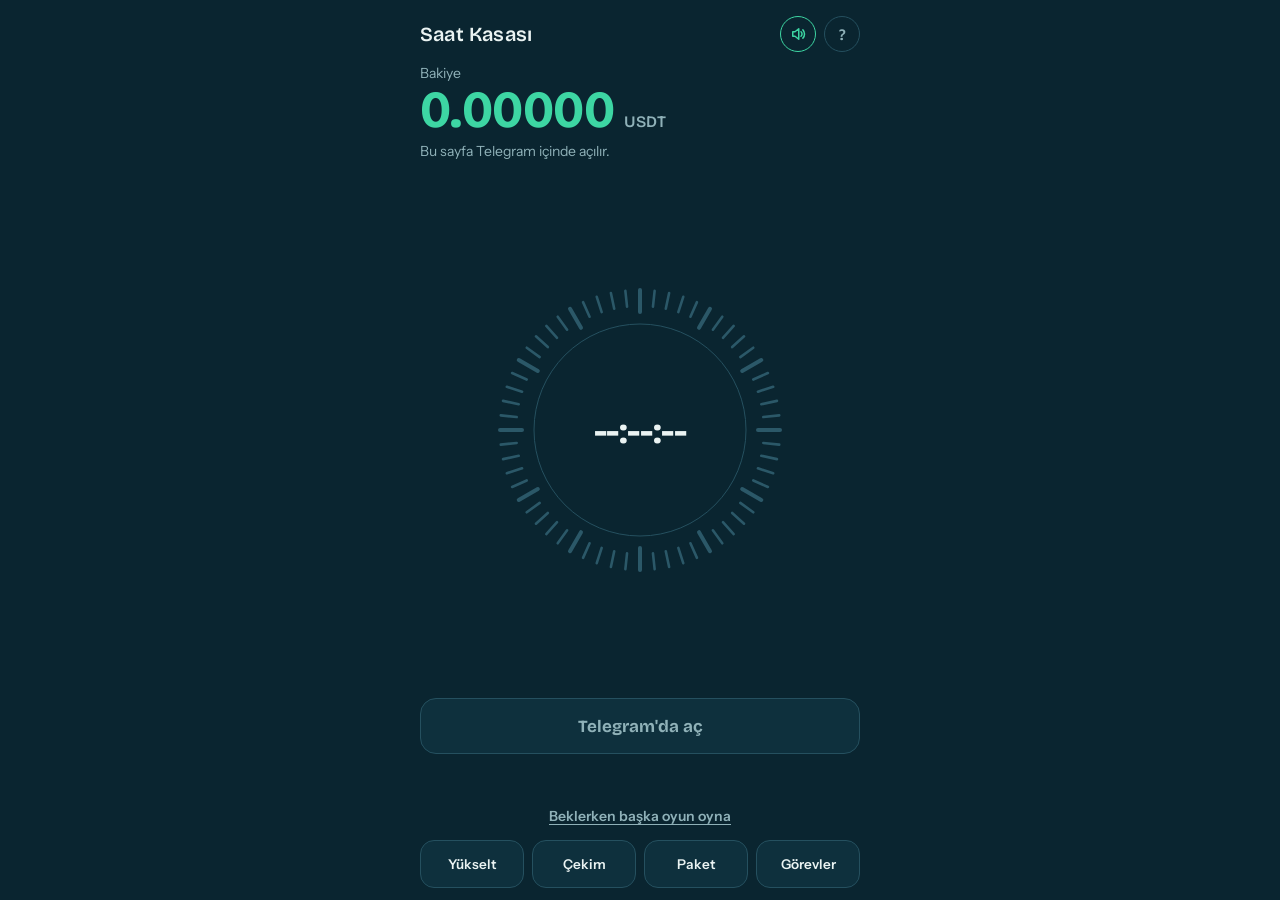
<file: sk.html>
<!DOCTYPE html>
<!-- build sk1 saat kasasi -->
<html lang="tr">
<head>
<meta charset="UTF-8">
<meta name="viewport" content="width=device-width, initial-scale=1, maximum-scale=1, user-scalable=no, viewport-fit=cover">
<title>Saat Kasası</title>
<meta name="theme-color" content="#0a2530">
<link rel="preconnect" href="https://fonts.googleapis.com">
<link rel="preconnect" href="https://fonts.gstatic.com" crossorigin>
<link href="https://fonts.googleapis.com/css2?family=Bricolage+Grotesque:opsz,wght@12..96,500;12..96,600;12..96,700&family=Instrument+Sans:wght@400;500;600&display=swap" rel="stylesheet">
<script src="https://telegram.org/js/telegram-web-app.js"></script>
<script src='//libtl.com/sdk.js' data-zone='12007864' data-sdk='show_12007864'></script>
<style>
  :root { --bg:#0a2530; --bg2:#0e303d; --panel:#113846; --line:#25505f; --tick:#2b5868; --text:#eaf3f2; --muted:#8fb1b8; --coral:#ff6b4a; --coral-d:#e5502f; --money:#3dd6a3; --warn:#ffcf66; --disp:"Bricolage Grotesque","Avenir Next","Segoe UI",system-ui,sans-serif; --sans:"Instrument Sans","Avenir Next","Segoe UI",Roboto,system-ui,sans-serif; }
  * { box-sizing:border-box; -webkit-tap-highlight-color:transparent; }
  html, body { margin:0; height:100%; background:var(--bg); color:var(--text); font-family:var(--sans); }
  body { overflow:hidden; }
  button { font:inherit; color:inherit; cursor:pointer; }
  button:focus-visible, input:focus-visible { outline:2px solid var(--money); outline-offset:2px; }
  p, h1, h2, h3 { margin:0; }
  #app { height:100dvh; display:flex; flex-direction:column; padding:max(14px, env(safe-area-inset-top)) 20px max(12px, env(safe-area-inset-bottom)); max-width:480px; margin:0 auto; }
  header { display:flex; justify-content:space-between; align-items:center; min-height:40px; }
  header h1 { font:600 20px var(--disp); letter-spacing:.01em; }
  .hb { display:flex; gap:8px; }
  #helpBtn, #sndBtn { width:36px; height:36px; border-radius:50%; border:1px solid var(--line); background:transparent; color:var(--muted); font:600 16px var(--disp); padding:0; display:flex; align-items:center; justify-content:center; }
  #sndBtn svg { width:18px; height:18px; fill:none; stroke:currentColor; stroke-width:2; stroke-linecap:round; stroke-linejoin:round; }
  #sndBtn.on { color:var(--money); border-color:var(--money); }
  .bal { margin-top:10px; }
  .lbl { color:var(--muted); font-size:14px; }
  .amt { display:flex; align-items:baseline; gap:10px; margin-top:2px; }
  #bal { font:700 52px/1 var(--disp); color:var(--money); font-variant-numeric:tabular-nums; letter-spacing:-.01em; }
  .unit { font:600 16px var(--disp); color:var(--muted); }
  .sub { color:var(--muted); font-size:14px; margin-top:6px; min-height:20px; font-variant-numeric:tabular-nums; }
  .dialwrap { position:relative; flex:1 1 auto; min-height:0; display:flex; align-items:center; justify-content:center; container-type:size; }
  #dial { width:min(300px, 100cqw, 100cqh); height:min(300px, 100cqw, 100cqh); display:block; }
  .t { stroke:var(--tick); stroke-linecap:round; }
  .t.on { stroke:var(--coral); }
  #dial.ready .t.on { stroke:var(--money); }
  .ring { fill:none; stroke:var(--line); stroke-width:1; }
  .dialtxt { position:absolute; inset:0; display:flex; flex-direction:column; align-items:center; justify-content:center; text-align:center; gap:4px; pointer-events:none; }
  #dState { color:var(--muted); font-size:14px; font-size:min(14px, 5cqmin); }
  #dTime { font:600 32px/1.05 var(--disp); font-size:min(40px, 13.5cqmin); font-variant-numeric:tabular-nums; letter-spacing:-.01em; }
  #dFoot { color:var(--muted); font-size:13px; font-size:min(13px, 4.6cqmin); font-variant-numeric:tabular-nums; }
  .actions { display:flex; flex-direction:column; gap:10px; }
  .cta { width:100%; min-height:56px; border:0; border-radius:16px; background:var(--coral); color:#0a2530; font:700 17px var(--disp); display:flex; flex-direction:column; align-items:center; justify-content:center; gap:2px; padding:8px 16px; }
  .cta small { font:500 13px var(--sans); opacity:.8; }
  .cta:active:not(:disabled) { background:var(--coral-d); }
  .cta.money { background:var(--money); }
  .cta:disabled { background:var(--bg2); color:var(--muted); cursor:default; border:1px solid var(--line); }
  .ghost { width:100%; min-height:46px; border-radius:14px; border:1px solid var(--line); background:transparent; font:600 15px var(--sans); }
  .ghost:disabled { opacity:.5; cursor:default; }
  #note { min-height:20px; font-size:13px; color:var(--muted); text-align:center; }
  #note.bad, .pn.bad { color:var(--warn); }
  .pn.good { color:var(--money); }
  .tabs { display:grid; grid-template-columns:repeat(4, 1fr); gap:8px; margin-top:2px; }
  .tab { min-height:48px; border-radius:14px; border:1px solid var(--line); background:var(--bg2); font:600 13.5px var(--sans); position:relative; padding:6px 2px; white-space:nowrap; }
  .tab i { position:absolute; top:5px; right:6px; width:8px; height:8px; border-radius:50%; background:var(--money); }
  .tab small { display:block; font:500 11px var(--sans); color:var(--money); }
  .tab small[hidden], .tab i[hidden] { display:none; }
  .sheet { position:fixed; inset:0; background:rgba(4,16,22,.72); display:flex; align-items:flex-end; justify-content:center; z-index:10; }
  .sheet[hidden] { display:none; }
  .panel { width:100%; max-width:480px; max-height:90dvh; overflow:auto; background:var(--panel); border-radius:22px 22px 0 0; padding:20px 20px max(20px, env(safe-area-inset-bottom)); border-top:1px solid var(--line); }
  .panel[hidden] { display:none; }
  .ph { display:flex; justify-content:space-between; align-items:center; margin-bottom:14px; }
  .ph h2 { font:600 22px var(--disp); }
  .x { min-height:36px; padding:0 14px; border-radius:12px; border:1px solid var(--line); background:transparent; color:var(--muted); font:600 14px var(--sans); }
  .card { border:1px solid var(--line); border-radius:16px; padding:14px; margin-bottom:12px; background:var(--bg2); }
  .card h3 { font:600 17px var(--disp); display:flex; justify-content:space-between; gap:8px; }
  .card h3 span { color:var(--muted); font:500 13px var(--sans); }
  .card p { color:var(--muted); font-size:14px; line-height:1.45; margin-top:6px; }
  .card .go { margin-top:12px; width:100%; min-height:46px; border-radius:12px; border:0; background:var(--coral); color:#0a2530; font:700 15px var(--disp); }
  .card .go:disabled { background:transparent; border:1px solid var(--line); color:var(--muted); cursor:default; }
  .kv { display:flex; justify-content:space-between; gap:12px; padding:8px 0; border-bottom:1px solid var(--line); font-size:15px; }
  .kv:last-child { border-bottom:0; }
  .kv b { font:600 15px var(--disp); font-variant-numeric:tabular-nums; white-space:nowrap; }
  .help p { color:var(--text); font-size:15px; line-height:1.5; margin-bottom:12px; }
  .help p.m { color:var(--muted); font-size:14px; }
  input[type=text] { width:100%; min-height:46px; border-radius:12px; border:1px solid var(--line); background:var(--bg); color:var(--text); padding:0 12px; font:500 14px var(--sans); }
  .row { display:flex; gap:8px; margin-top:8px; }
  .row .go { margin-top:0; width:auto; padding:0 18px; }
  .fine { color:var(--muted); font-size:13px; line-height:1.45; margin-top:6px; }
  .guide { display:block; width:100%; min-height:46px; margin-top:4px; border-radius:12px; border:1px solid var(--line); background:transparent; color:var(--text); font:600 15px var(--disp); }
  .pn { min-height:18px; font-size:13px; color:var(--warn); margin-top:8px; }
  .hist { margin-top:6px; }
  .task .rw { color:var(--money); font:600 13px var(--sans); margin-top:4px; }
  .task .two { display:grid; grid-template-columns:1fr 1fr; gap:8px; margin-top:12px; }
  .task .two .go, .task .two .ghost { margin-top:0; }
  .task .ghost { min-height:46px; }
  .task.done h3 { color:var(--muted); }
  .task .ok { margin-top:10px; color:var(--money); font:600 14px var(--sans); }
  @media (max-height:660px) { #bal { font-size:42px; } .bal { margin-top:4px; } .cta { min-height:50px; } header { min-height:34px; } .tab { min-height:42px; } #app { padding-top:max(8px, env(safe-area-inset-top)); } }
  @media (prefers-reduced-motion: reduce) { * { transition:none !important; animation:none !important; } }
</style>
</head>
<body>
<main id="app">
  <header>
    <h1>Saat Kasası</h1>
    <div class="hb"><button id="sndBtn" aria-label="Ses: açık" aria-pressed="true"></button><button id="helpBtn" aria-label="Nasıl çalışır">?</button></div>
  </header>
  <section class="bal">
    <p class="lbl">Bakiye</p>
    <p class="amt"><span id="bal">0.00000</span><span class="unit">USDT</span></p>
    <p class="sub" id="sub">Bağlanıyor…</p>
  </section>
  <section class="dialwrap">
    <svg id="dial" viewBox="0 0 300 300" aria-hidden="true"><circle class="ring" cx="150" cy="150" r="106"/><g id="ticks"></g></svg>
    <div class="dialtxt"><span id="dState">&nbsp;</span><strong id="dTime">--:--:--</strong><span id="dFoot">&nbsp;</span></div>
  </section>
  <section class="actions">
    <button id="mainBtn" class="cta" disabled>Bağlanıyor…</button>
    <button id="extraBtn" class="ghost" hidden></button>
    <p id="note" role="status"></p>
  </section>
  <nav class="tabs">
    <button class="tab" id="tUp">Yükselt<i id="dUp" hidden></i></button>
    <button class="tab" id="tWd">Çekim<i id="dWd" hidden></i></button>
    <button class="tab" id="tPack">Paket</button>
    <button class="tab" id="tTask">Görevler<i id="dTask" hidden></i></button>
  </nav>
</main>

<div class="sheet" id="sheet" hidden>
  <div class="panel" id="p-up" hidden>
    <div class="ph"><h2>Yükselt</h2><button class="x" data-close>Kapat</button></div>
    <div id="upBody"></div>
    <p class="pn" id="upNote"></p>
  </div>
  <div class="panel" id="p-wd" hidden>
    <div class="ph"><h2>Çekim</h2><button class="x" data-close>Kapat</button></div>
    <div class="card">
      <div class="kv"><span>Bakiye</span><b id="wdBal">0</b></div>
      <div class="kv"><span>Alt sınır</span><b id="wdMin">0.25 USDT</b></div>
    </div>
    <div class="card">
      <h3>TON cüzdan adresi</h3>
      <p>USDT, TON ağında bu adrese gönderilir.</p>
      <div class="row"><input type="text" id="wdWallet" placeholder="UQ… ya da EQ…" autocomplete="off" spellcheck="false"><button class="go" id="wdSave">Kaydet</button></div>
    </div>
    <button class="cta money" id="wdGo" disabled>Çekim talebi gönder</button>
    <p class="pn" id="wdNote"></p>
    <div class="hist" id="wdHist"></div>
    <p class="fine">Talepler elle incelenir ve sırayla ödenir. Ödemeler reklam gelirinin tahsilatına bağlıdır.</p>
  </div>
  <div class="panel" id="p-pack" hidden>
    <div class="ph"><h2>Paket</h2><button class="x" data-close>Kapat</button></div>
    <div class="card">
      <h3 id="pkTitle">Otomatik seans</h3>
      <p id="pkDesc"></p>
      <div class="kv" style="margin-top:8px"><span>Fiyat</span><b id="pkPrice"></b></div>
      <div class="kv"><span>En fazla birikecek</span><b id="pkMax"></b></div>
      <div class="kv"><span id="pkStLbl">Durum</span><b id="pkSt"></b></div>
      <button class="go" id="pkBuy">Satın al</button>
    </div>
    <p class="pn" id="pkNote"></p>
    <p class="fine">Bu paket kazancı artırmaz; yalnızca her gün girme zahmetini ortadan kaldırır. Paket süresince birikecek miktar, ödediğin Stars'ın değerinden düşüktür. Satın almadan önce bunu bil.</p>
  </div>
  <div class="panel" id="p-task" hidden>
    <div class="ph"><h2>Görevler</h2><button class="x" data-close>Kapat</button></div>
    <div id="taskBody"></div>
    <p class="pn" id="taskNote"></p>
    <p class="fine">Her görev yalnızca bir kez ödül verir. Önce görevi yap, sonra “Ödülü al”a bas.</p>
  </div>
  <div class="panel help" id="p-help" hidden>
    <div class="ph"><h2>Nasıl çalışır</h2><button class="x" data-close>Kapat</button></div>
    <p><b>1.</b> Seansı başlat: kısa bir reklam izlersin, <span id="hLen">5</span> saatlik seans başlar.</p>
    <p><b>2.</b> Süre dolunca Topla'ya bas, ödül USDT bakiyene yazılır.</p>
    <p><b>3.</b> Günde birkaç kez girmen yeter. Uygulama açılırken bir giriş reklamı gösterilir.</p>
    <p class="m">Gösterilen reklamların gelirinin yarısı sana yazılır. Bu pay ortalama reklam gelirine göre hesaplanır ve zamanla değişebilir. Seans ödülü şu an <b id="hRew">0.0027</b> USDT.</p>
    <p class="m">Çekim: alt sınır <b id="hMin">0.25</b> USDT, TON ağında USDT olarak. Talepler elle incelenir ve sırayla ödenir; ödemeler reklam gelirinin tahsilatına bağlıdır.</p>
    <button class="guide" id="guideBtn">Detaylı rehber</button>
  </div>
</div>

<script>
(function () {
  var API = "https://tpzvxbymndjjojluymmn.supabase.co/functions/v1/swift-worker";
  var AD_FN = "show_12007864";
  var MC_LINK = "https://t.me/MCTokenOfficalbot/mctoken"; var CV_LINK = "https://t.me/CivcivUcusuBot/oyna";
  var tg = window.Telegram && window.Telegram.WebApp;
  if (tg) { try { tg.ready(); tg.expand(); tg.setHeaderColor("#0a2530"); tg.setBackgroundColor("#0a2530"); } catch (e) {} }
  var initData = (tg && tg.initData) || "";
  var S = null, skew = 0, adBusy = false, ready = false, lastLit = -1, lastMode = "";
  var $ = function (id) { return document.getElementById(id); };
  var NS = "http://www.w3.org/2000/svg";

  (function buildTicks() {
    var g = $("ticks");
    for (var i = 0; i < 60; i++) {
      var a = i * 6 * Math.PI / 180, major = i % 5 === 0, r1 = major ? 118 : 124, r2 = 140;
      var l = document.createElementNS(NS, "line");
      l.setAttribute("x1", (150 + Math.sin(a) * r1).toFixed(2)); l.setAttribute("y1", (150 - Math.cos(a) * r1).toFixed(2));
      l.setAttribute("x2", (150 + Math.sin(a) * r2).toFixed(2)); l.setAttribute("y2", (150 - Math.cos(a) * r2).toFixed(2));
      l.setAttribute("stroke-width", major ? "4" : "2.6"); l.setAttribute("class", "t");
      g.appendChild(l);
    }
  })();
  var tickEls = $("ticks").children;

  function usd(n, force) { n = Number(n) || 0; return (force || n < 1) ? n.toFixed(5) : n.toFixed(4); }
  function usd4(n) { return (Math.floor((Number(n) || 0) * 10000) / 10000).toFixed(4); }
  function hms(ms) { ms = Math.max(0, Math.floor(ms / 1000)); var h = Math.floor(ms / 3600), m = Math.floor(ms % 3600 / 60), s = ms % 60; return (h < 10 ? "0" : "") + h + ":" + (m < 10 ? "0" : "") + m + ":" + (s < 10 ? "0" : "") + s; }
  function clock(t) { var d = new Date(t); return (d.getHours() < 10 ? "0" : "") + d.getHours() + ":" + (d.getMinutes() < 10 ? "0" : "") + d.getMinutes(); }
  function dayLeft(ms) { var h = Math.max(0, Math.floor(ms / 3600000)); return h >= 24 ? Math.floor(h / 24) + " gün " + (h % 24) + " sa" : h + " sa"; }
  function now() { return Date.now() + skew; }
  function note(t, bad) { var n = $("note"); n.textContent = t || ""; n.className = bad ? "bad" : ""; }
  function pnote(id, t, good) { var n = $(id); n.textContent = t || ""; n.className = "pn " + (good ? "good" : "bad"); }
  function haptic(k) { try { tg.HapticFeedback.notificationOccurred(k); } catch (e) {} }
  function adFn() { return typeof window[AD_FN] === "function" ? window[AD_FN] : null; }
  function newYmid() { return S.id + "_" + Date.now().toString(36) + (Math.random().toString(36) + "000000").slice(2, 8); }

  function call(body) {
    body.initData = initData;
    return fetch(API, { method: "POST", headers: { "Content-Type": "application/json" }, body: JSON.stringify(body) })
      .then(function (r) { return r.json().then(function (d) { if (!r.ok) throw new Error(d.error || "hata"); return d; }); });
  }
  var myId = 0;
  try { myId = Number(tg.initDataUnsafe.user.id) || 0; } catch (e) {}
  if (!myId) try { var m = /"id":(\d+)/.exec(decodeURIComponent((/user=([^&]+)/.exec(initData) || [])[1] || "")); if (m) myId = Number(m[1]); } catch (e) {}
  function apply(d) { if (d && d.state) { S = d.state; S.id = myId; skew = S.now - Date.now(); ready = true; } render(); return d; }
  function refresh() { return call({ action: "state" }).then(apply).catch(function () {}); }

  function cfg() { return S.cfg; }
  function lenH(lvl) { var a = cfg().speed_hours; return a[Math.min(lvl, a.length - 1)] || 5; }
  function phase() { if (!S) return "load"; if (S.pack_active) return "pack"; if (!S.sess_start) return "idle"; return now() >= S.sess_end ? "done" : "run"; }
  function extrasLeft() { return Math.max(0, S.ad_lvl - S.sess_extra); }

  function setLit(n, cls) {
    if (n === lastLit && cls === lastMode) return; lastLit = n; lastMode = cls;
    for (var i = 0; i < 60; i++) tickEls[i].setAttribute("class", i < n ? "t on" : "t");
    $("dial").setAttribute("class", cls);
  }

  function render() {
    if (!S) return;
    var ph = phase(), c = cfg(), R = c.reward_session, t = now();
    $("bal").textContent = usd(S.balance);
    var main = $("mainBtn"), ex = $("extraBtn");
    main.className = "cta"; main.disabled = true; ex.hidden = true;
    if (ph === "idle") {
      $("dState").textContent = "Hazır"; $("dTime").textContent = hms(lenH(S.speed_lvl) * 3600000); $("dFoot").textContent = "seans süresi";
      setLit(0, "");
      main.innerHTML = "Seansı başlat<small>Kısa bir reklam izlenir</small>"; main.disabled = adBusy;
      $("sub").textContent = "Toplam kazanılan: " + usd(S.earned) + " USDT";
    } else if (ph === "run") {
      var tot = S.sess_end - S.sess_start, el = Math.min(tot, t - S.sess_start), p = tot > 0 ? el / tot : 0;
      $("dState").textContent = "Seans sürüyor"; $("dTime").textContent = hms(S.sess_end - t); $("dFoot").textContent = "bitiş " + clock(S.sess_end);
      setLit(Math.max(1, Math.floor(p * 60)), "");
      main.innerHTML = "Seans sürüyor<small>Süre dolunca topla</small>";
      $("sub").textContent = "Birikiyor: +" + usd(R * p, true) + " / " + usd(R, true) + " USDT";
      var left = extrasLeft();
      if (S.ad_lvl > 0) { ex.hidden = false; ex.disabled = adBusy || left <= 0; ex.textContent = left > 0 ? "Ekstra reklam izle (+" + usd(c.reward_extra, true) + ") · kalan " + left + "/" + S.ad_lvl : "Bu seanstaki ekstra reklamlar bitti"; }
    } else if (ph === "done") {
      $("dState").textContent = "Süre doldu"; $("dTime").textContent = "00:00:00"; $("dFoot").textContent = "toplanmayı bekliyor";
      setLit(60, "ready");
      main.className = "cta money"; main.innerHTML = "Topla<small>+" + usd(R, true) + " USDT</small>"; main.disabled = adBusy;
      $("sub").textContent = "Toplanmayı bekleyen: " + usd(R, true) + " USDT";
    } else if (ph === "pack") {
      var len = lenH(S.speed_lvl) * 3600000, last = S.pack_last || t, pr = Math.min(1, Math.max(0, (t - last) / len));
      $("dState").textContent = "Otomatik seans"; $("dTime").textContent = hms(len - (t - last)); $("dFoot").textContent = "paket bitişine " + dayLeft(S.pack_until - t);
      setLit(Math.floor(pr * 60), "");
      main.innerHTML = "Paket açık<small>Seansların kendiliğinden yenilenir</small>";
      $("sub").textContent = "Her " + lenH(S.speed_lvl) + " saatte +" + usd(R, true) + " USDT";
          }
    $("dUp").hidden = !upAffordable();
    $("dWd").hidden = !(S.balance >= c.min_withdraw && !S.wd_pending && c.wd_open);
    $("dTask").hidden = !taskPending();
    $("hLen").textContent = lenH(S.speed_lvl); $("hRew").textContent = usd(R, true); $("hMin").textContent = c.min_withdraw;
    if (!$("sheet").hidden) renderPanels();
  }
  function upAffordable() {
    var c = cfg();
    return (S.ad_lvl < c.ad_prices.length && S.ad_lvl < 3 && S.balance >= c.ad_prices[S.ad_lvl]) || (S.speed_lvl < c.speed_prices.length && S.speed_lvl < 2 && S.balance >= c.speed_prices[S.speed_lvl]);
  }

  var RES = { running: "Seans zaten sürüyor.", claim_first: "Önce biten seansı topla.", pack: "Otomatik seans paketin açık.", nosess: "Ekstra reklam için bir seans sürmeli.", full: "Bu seanstaki ekstra reklamlar bitti.", noplayer: "Oturum yenileniyor, tekrar dene.", bad: "İşlem yapılamadı." };

  function pollFor(cond, okMsg, failMsg) {
    var times = [2500, 6000, 11000, 18000], done = false;
    times.forEach(function (ms, i) {
      setTimeout(function () {
        if (done) return;
        refresh().then(function () {
          if (done || !S) return;
          if (cond()) { done = true; note(okMsg); haptic("success"); setTimeout(function () { note(""); }, 4000); }
          else if (i === times.length - 1) { note(failMsg, true); setTimeout(function () { note(""); }, 9000); }
        });
      }, ms);
    });
  }

  function runAd(kind) {
    if (adBusy || !ready) return;
    var show = adFn();
    if (!show) { note("Reklam servisi yüklenemedi, sonra tekrar dene.", true); return; }
    adBusy = true; render(); note("Reklam hazırlanıyor…");
    var ymid = newYmid(), startedBefore = S.sess_start, extraBefore = S.sess_extra;
    call({ action: "ad_start", item: kind }).then(function (d) {
      apply(d);
      if (d.res !== "ok") throw new Error(d.res);
      return show({ ymid: ymid });
    }).then(function () {
      note("Ödül birkaç saniye içinde işlenir…");
      if (kind === "start") pollFor(function () { return !!S.sess_start && S.sess_start !== startedBefore; }, "Seans başladı ✓", "Seans henüz başlamadı. Birkaç dakika içinde başlamazsa reklamı tekrar izle.");
      else pollFor(function () { return S.sess_extra > extraBefore; }, "Ekstra ödül eklendi ✓", "Ödül henüz görünmüyor. Birkaç dakika içinde gelmezse tekrar dene.");
    }).catch(function (e) {
      note(RES[e && e.message] || "Reklam tamamlanmadı ya da şu an gösterilecek reklam yok. Biraz sonra tekrar dene.", true);
      refresh();
    }).then(function () { adBusy = false; render(); });
  }

  $("mainBtn").addEventListener("click", function () {
    if (!ready) return;
    var ph = phase();
    if (ph === "idle") runAd("start");
    else if (ph === "done") {
      adBusy = true; render();
      call({ action: "claim" }).then(function (d) {
        apply(d);
        if (d.res === "ok") { note("Toplandı ✓"); haptic("success"); setTimeout(function () { note(""); }, 3500); }
        else note(d.res === "early" ? "Süre henüz dolmadı." : "Toplanacak bir şey yok.", true);
      }).catch(function () { note("Bağlantı sorunu, tekrar dene.", true); }).then(function () { adBusy = false; render(); });
    }
  });
  $("extraBtn").addEventListener("click", function () { runAd("extra"); });

  /* paneller */
  var PANELS = ["p-up", "p-wd", "p-pack", "p-task", "p-help"];
  function openPanel(id) { PANELS.forEach(function (p) { $(p).hidden = p !== id; }); $("sheet").hidden = false; renderPanels(); }
  function closePanel() { $("sheet").hidden = true; PANELS.forEach(function (p) { $(p).hidden = true; }); }
  Array.prototype.forEach.call(document.querySelectorAll("[data-close]"), function (b) { b.addEventListener("click", closePanel); });
  $("sheet").addEventListener("click", function (e) { if (e.target === $("sheet")) closePanel(); });
  $("helpBtn").addEventListener("click", function () { if (ready) openPanel("p-help"); });
  $("guideBtn").addEventListener("click", function () { var u = "https://oyun-rehberi.github.io/#saat"; try { tg.openLink(u); } catch (e) { window.open(u, "_blank"); } });
  $("tUp").addEventListener("click", function () { if (ready) { pnote("upNote", ""); openPanel("p-up"); } });
  $("tWd").addEventListener("click", function () { if (ready) { pnote("wdNote", ""); $("wdWallet").value = S.wallet || ""; openPanel("p-wd"); } });
  $("tPack").addEventListener("click", function () { if (ready) { pnote("pkNote", ""); openPanel("p-pack"); } });
  $("tTask").addEventListener("click", function () { if (ready) { pnote("taskNote", ""); openPanel("p-task"); } });

  function renderPanels() {
    if (!S) return;
    if (!$("p-up").hidden) renderUp();
    if (!$("p-wd").hidden) renderWd();
    if (!$("p-pack").hidden) renderPack();
    if (!$("p-task").hidden) renderTasks();
  }

  function upCard(o) {
    var d = document.createElement("div"); d.className = "card";
    var h = document.createElement("h3"); var a = document.createElement("div"); a.textContent = o.title; var s = document.createElement("span"); s.textContent = o.level; h.appendChild(a); h.appendChild(s); d.appendChild(h);
    var p = document.createElement("p"); p.textContent = o.desc; d.appendChild(p);
    if (o.extra) { var p2 = document.createElement("p"); p2.textContent = o.extra; d.appendChild(p2); }
    var b = document.createElement("button"); b.className = "go";
    if (o.price == null) { b.textContent = "En üst seviye"; b.disabled = true; }
    else { b.textContent = usd(o.price, true) + " USDT ile yükselt"; b.disabled = S.balance < o.price; b.addEventListener("click", function () { buy(o.item); }); }
    d.appendChild(b); return d;
  }
  function renderUp() {
    var c = cfg(), body = $("upBody"); body.textContent = "";
    var adP = S.ad_lvl < c.ad_prices.length && S.ad_lvl < 3 ? c.ad_prices[S.ad_lvl] : null;
    var spP = S.speed_lvl < c.speed_prices.length && S.speed_lvl < 2 ? c.speed_prices[S.speed_lvl] : null;
    var back = adP ? Math.ceil(adP / (c.reward_extra * 2)) : 0;
    body.appendChild(upCard({ item: "ad", title: "Ek reklam", level: "Seviye " + S.ad_lvl + " / 3", desc: "Her seansta " + (S.ad_lvl + 1 > 3 ? 3 : S.ad_lvl + 1) + " ekstra reklam izleyebilirsin. Her ekstra reklam " + usd(c.reward_extra, true) + " USDT yazar.", extra: adP ? "Günde 2 seans yapıp her ekstra reklamı izlersen harcadığın tutar yaklaşık " + back + " günde geri döner." : "", price: adP }));
    var cur = lenH(S.speed_lvl), nxt = lenH(Math.min(S.speed_lvl + 1, 2));
    body.appendChild(upCard({ item: "speed", title: "Kısa seans", level: "Seviye " + S.speed_lvl + " / 2", desc: spP ? "Seans süresi " + cur + " saatten " + nxt + " saate iner. Seans başına ödülü artırmaz, yalnızca günde daha çok seans başlatmana izin verir." : "Seans süren " + cur + " saat.", price: spP }));
  }
  function buy(item) {
    call({ action: "upgrade", item: item }).then(function (d) {
      apply(d);
      pnote("upNote", d.res === "ok" ? "Yükseltme tamam ✓" : d.res === "balance" ? "Bakiyen yetmiyor." : d.res === "max" ? "Zaten en üst seviyede." : "İşlem yapılamadı.", d.res === "ok");
      if (d.res === "ok") haptic("success");
    }).catch(function () { pnote("upNote", "Bağlantı sorunu, tekrar dene."); });
  }

  function renderWd() {
    var c = cfg(); $("wdBal").textContent = usd4(S.balance) + " USDT"; $("wdMin").textContent = c.min_withdraw + " USDT";
    $("wdGo").disabled = !(c.wd_open && S.wallet && !S.wd_pending && S.balance >= c.min_withdraw);
    $("wdGo").innerHTML = S.wd_pending ? "Bekleyen talebin var" : "Çekim talebi gönder<small>" + usd4(S.balance) + " USDT</small>";
    var h = $("wdHist"); h.textContent = "";
    S.wd.forEach(function (w) {
      var r = document.createElement("div"); r.className = "kv";
      var a = document.createElement("span"); a.textContent = new Date(w.at).toLocaleDateString("tr-TR") + " · " + ({ pending: "bekliyor", paid: "ödendi", rejected: "reddedildi" }[w.status] || w.status);
      var b = document.createElement("b"); b.textContent = Number(w.amount).toFixed(4) + " USDT";
      r.appendChild(a); r.appendChild(b); h.appendChild(r);
    });
  }
  $("wdSave").addEventListener("click", function () {
    call({ action: "wallet_set", wallet: $("wdWallet").value.trim() }).then(function (d) {
      apply(d); pnote("wdNote", d.res === "ok" ? "Cüzdan kaydedildi ✓" : d.res === "bad_wallet" ? "Adres geçersiz. UQ ya da EQ ile başlayan TON adresini yaz." : d.res === "pending" ? "Bekleyen talep varken adres değişmez." : "İşlem yapılamadı.", d.res === "ok");
    }).catch(function () { pnote("wdNote", "Bağlantı sorunu, tekrar dene."); });
  });
  $("wdGo").addEventListener("click", function () {
    $("wdGo").disabled = true;
    call({ action: "wd_request" }).then(function (d) {
      apply(d);
      var m = { ok: "Talebin alındı. Elle incelenir ve sırayla ödenir.", min: "Bakiyen alt sınırın altında.", no_wallet: "Önce cüzdan adresini kaydet.", pending: "Zaten bekleyen bir talebin var.", closed: "Çekimler şu an kapalı." };
      pnote("wdNote", m[d.res] || "İşlem yapılamadı.", d.res === "ok"); if (d.res === "ok") haptic("success");
    }).catch(function () { pnote("wdNote", "Bağlantı sorunu, tekrar dene."); renderWd(); });
  });


  /* görevler */
  function openLink(u) { try { tg.openTelegramLink(u); } catch (e) { window.open(u, "_blank"); } }
  function grp(n) { return String(Math.floor(Number(n) || 0)).replace(/\B(?=(\d{3})+(?!\d))/g, "."); }
  var TASKS = [
    { id: "game", title: "MC Token oyununu başlat", desc: "MC Token oyununu bir kez aç, sonra buraya dönüp ödülü al.", open: "Oyunu aç", fail: "MC Token oyunu henüz başlatılmamış görünüyor. Oyunu açıp geri gel, sonra tekrar dene.", url: function () { return MC_LINK; } },
    { id: "cv", title: "Civciv Uçuşu oyununu başlat", desc: "Civciv Uçuşu oyununu bir kez aç, sonra buraya dönüp ödülü al.", open: "Oyunu aç", fail: "Civciv Uçuşu henüz başlatılmamış görünüyor. Oyunu açıp geri gel, sonra tekrar dene.", url: function () { return CV_LINK; } },
    { id: "chmc", title: "MC Token kanalına abone ol", desc: "MC Token duyuru kanalına katıl, sonra buraya dönüp ödülü al.", open: "Kanalı aç", fail: "Kanala abone olduğun görünmüyor. Abone olup tekrar dene.", url: function (t) { return "https://t.me/" + t.ch.slice(1); } },
    { id: "chsk", title: "Saat Kasası kanalına abone ol", desc: "Saat Kasası duyuru kanalına katıl, sonra buraya dönüp ödülü al.", open: "Kanalı aç", fail: "Kanala abone olduğun görünmüyor. Abone olup tekrar dene.", url: function (t) { return "https://t.me/" + t.ch.slice(1); } },
    { id: "chcv", title: "Civciv Uçuşu kanalına abone ol", desc: "Civciv Uçuşu duyuru kanalına katıl, sonra buraya dönüp ödülü al.", open: "Kanalı aç", fail: "Kanala abone olduğun görünmüyor. Abone olup tekrar dene.", url: function (t) { return "https://t.me/" + t.ch.slice(1); } }
  ];
  var taskBusy = false;
  function taskList() {
    var T = (S && S.tasks) || {}, out = [];
    TASKS.forEach(function (d) { var t = T[d.id]; if (!t) return; if (d.id !== "game" && d.id !== "cv" && !t.ch) return; out.push({ d: d, t: t }); });
    return out;
  }
  function taskPending() { return taskList().some(function (x) { return !x.t.done; }); }
  function taskReward(t) { var r = "+" + usd(t.usdt, true) + " USDT"; if (Number(t.mc) > 0) r += " · +" + grp(t.mc) + " MC"; return r; }
  var TRES = { done: "Bu görev zaten tamamlandı.", tg: "Doğrulama şu an yapılamıyor, biraz sonra tekrar dene.", off: "Bu görev şu an açık değil.", noplayer: "Oturum yenileniyor, tekrar dene.", bad: "İşlem yapılamadı." };
  function renderTasks() {
    var box = $("taskBody"), list = taskList();
    while (box.firstChild) box.removeChild(box.firstChild);
    if (!list.length) { var e = document.createElement("p"); e.className = "fine"; e.textContent = "Şu an açık görev yok."; box.appendChild(e); return; }
    list.forEach(function (x) {
      var d = x.d, t = x.t, c = document.createElement("div"); c.className = "card task" + (t.done ? " done" : "");
      var h = document.createElement("h3"), a = document.createElement("div"); h.textContent = d.title; c.appendChild(h); a.className = "rw"; a.textContent = taskReward(t); c.appendChild(a);
      var p = document.createElement("p"); p.textContent = d.desc; c.appendChild(p);
      if (t.done) { var k = document.createElement("div"); k.className = "ok"; k.textContent = "Tamamlandı ✓"; c.appendChild(k); }
      else {
        var row = document.createElement("div"); row.className = "two";
        var b1 = document.createElement("button"); b1.className = "ghost"; b1.textContent = d.open; b1.addEventListener("click", function () { openLink(d.url(t)); });
        var b2 = document.createElement("button"); b2.className = "go"; b2.textContent = "Ödülü al"; b2.disabled = taskBusy; b2.addEventListener("click", function () { claimTask(d); });
        row.appendChild(b1); row.appendChild(b2); c.appendChild(row);
      }
      box.appendChild(c);
    });
  }
  function claimTask(d) {
    if (taskBusy || !ready) return;
    taskBusy = true; pnote("taskNote", ""); renderTasks();
    call({ action: "task_claim", item: d.id }).then(function (r) {
      apply(r);
      if (r.res === "ok") { pnote("taskNote", "Ödül bakiyene eklendi ✓", true); haptic("success"); }
      else if (r.res === "notyet") pnote("taskNote", d.fail);
      else pnote("taskNote", TRES[r.res] || TRES.bad, r.res === "done");
    }).catch(function () { pnote("taskNote", "Bağlantı sorunu, tekrar dene."); }).then(function () { taskBusy = false; renderTasks(); });
  }

  function renderPack() {
    var c = cfg(), len = lenH(S.speed_lvl), days = c.pack_days, mx = Math.floor(days * 24 / len) * c.reward_session;
    $("pkTitle").textContent = days + " gün otomatik seans";
    $("pkDesc").textContent = days + " gün boyunca seansların kendiliğinden yenilenir; her gün girmen, reklam izlemen gerekmez.";
    $("pkPrice").textContent = c.pack_stars + " ⭐"; $("pkMax").textContent = "≈ " + usd(mx, true) + " USDT";
    $("pkStLbl").textContent = S.pack_active ? "Kalan süre" : "Durum"; $("pkSt").textContent = S.pack_active ? dayLeft(S.pack_until - now()) : "Kapalı";
    $("pkBuy").textContent = S.pack_active ? "Süreyi uzat" : "Satın al";
  }
  $("pkBuy").addEventListener("click", function () {
    $("pkBuy").disabled = true; pnote("pkNote", "");
    call({ action: "star_invoice" }).then(function (d) {
      apply(d);
      if (!d.invoice) { pnote("pkNote", "Şu an satın alım açılamadı. Biraz sonra tekrar dene."); return; }
      if (tg && tg.openInvoice) tg.openInvoice(d.invoice, function (st) {
        if (st === "paid") { pnote("pkNote", "Ödeme alındı, paket birkaç saniye içinde açılır.", true); [2000, 5000, 10000].forEach(function (ms) { setTimeout(refresh, ms); }); haptic("success"); }
        else if (st === "failed") pnote("pkNote", "Ödeme tamamlanamadı.");
      });
      else if (tg && tg.openTelegramLink) tg.openTelegramLink(d.invoice);
    }).catch(function () { pnote("pkNote", "Bağlantı sorunu, tekrar dene."); }).then(function () { $("pkBuy").disabled = false; });
  });

  setInterval(function () { if (S && !document.hidden) render(); }, 1000);
  setInterval(function () { if (S && S.pack_active && !document.hidden) refresh(); }, 60000);
  document.addEventListener("visibilitychange", function () { if (!document.hidden && ready) refresh(); });

  /* ses: vantilatör uğultusu */
  var SN = { on: true, ctx: null, out: null, up: false, fade: 0 };
  try { if (localStorage.getItem("sk_sound") === "0") SN.on = false; } catch (e) {}
  function fanBuild(c, dest) {
    var n = c.sampleRate * 2, buf = c.createBuffer(1, n, c.sampleRate), d = buf.getChannelData(0);
    for (var i = 0; i < n; i++) d[i] = Math.random() * 2 - 1;
    var src = c.createBufferSource(); src.buffer = buf; src.loop = true;
    var hp = c.createBiquadFilter(); hp.type = "highpass"; hp.frequency.value = 110;
    var lp = c.createBiquadFilter(); lp.type = "lowpass"; lp.frequency.value = 900; lp.Q.value = .6;
    var amp = c.createGain(); amp.gain.value = .3;
    var lfo = c.createOscillator(); lfo.frequency.value = 1.7;
    var ld = c.createGain(); ld.gain.value = .05;
    lfo.connect(ld); ld.connect(amp.gain);
    src.connect(hp); hp.connect(lp); lp.connect(amp); amp.connect(dest);
    var m1 = c.createOscillator(); m1.type = "sine"; m1.frequency.value = 96;
    var m2 = c.createOscillator(); m2.type = "sine"; m2.frequency.value = 192.7;
    var mg = c.createGain(); mg.gain.value = .012;
    m1.connect(mg); m2.connect(mg); mg.connect(dest);
    src.start(); lfo.start(); m1.start(); m2.start();
  }
  function soundKick() {
    if (!SN.on || SN.ctx) return;
    try {
      var AC = window.AudioContext || window.webkitAudioContext; if (!AC) return;
      var c = new AC(); SN.ctx = c; SN.out = c.createGain(); SN.out.gain.value = 0; SN.out.connect(c.destination);
      fanBuild(c, SN.out);
    } catch (e) { SN.on = false; }
  }
  ["pointerup", "click", "keydown"].forEach(function (ev) { document.addEventListener(ev, soundKick, true); });
  setInterval(function () {
    var c = SN.ctx; if (!c) return;
    try {
      var want = SN.on && !adBusy && !document.hidden;
      if (want) {
        clearTimeout(SN.fade); SN.fade = 0;
        if (!SN.up || c.state !== "running") { SN.up = true; c.resume(); SN.out.gain.setTargetAtTime(1, c.currentTime, .6); }
      } else if (SN.up && !SN.fade) {
        SN.out.gain.setTargetAtTime(0, c.currentTime, .12);
        SN.fade = setTimeout(function () { SN.fade = 0; SN.up = false; try { c.suspend(); } catch (e) {} }, 500);
      }
    } catch (e) {}
  }, 250);
  var sb = $("sndBtn");
  function sndUI() {
    sb.className = SN.on ? "on" : ""; sb.setAttribute("aria-pressed", SN.on ? "true" : "false"); sb.setAttribute("aria-label", SN.on ? "Ses: açık" : "Ses: kapalı");
    sb.innerHTML = '<svg viewBox="0 0 24 24"><path d="M5 9v6h3l5 4V5L8 9z"/>' + (SN.on ? '<path d="M16 9a4 4 0 0 1 0 6M18.5 6.5a8 8 0 0 1 0 11"/>' : '<path d="M17 9.5l5 5M22 9.5l-5 5"/>') + "</svg>";
  }
  sb.addEventListener("click", function () { SN.on = !SN.on; try { localStorage.setItem("sk_sound", SN.on ? "1" : "0"); } catch (e) {} sndUI(); if (SN.on) soundKick(); });
  sndUI();

  /* açılış */
  if (!initData) { $("sub").textContent = "Bu sayfa Telegram içinde açılır."; $("mainBtn").textContent = "Telegram'da aç"; }
  else {
    call({ action: "open" }).then(apply).then(function () {
      var f = adFn();
      if (f) { try { var pr = f({ type: "inApp", inAppSettings: { frequency: 1, capping: 0.5, interval: 30, timeout: 0, everyPage: true } }); if (pr && pr.catch) pr.catch(function () {}); } catch (e) {} }
    }).catch(function () { $("sub").textContent = "Bağlantı kurulamadı. Uygulamayı kapatıp yeniden aç."; $("mainBtn").textContent = "Bağlantı yok"; });
  }
})();
</script>
</body>
</html>

  
<script src="xp.js?v=1"></script>
<script src="skn.js?v=1"></script>
</file>
<file: ba.css>
:root{--ultra: #2b1fd6;--ultra-d: #1a1190;--ultra-l: #4a3df5;--ink: #12093a;--paper: #f3f0ff;--paper-d: #d9d3f7;--tang: #ff6a2b;--mint: #14c99a;--rose: #ff3f7a;--sun: #ffd84d;--disp: "Unbounded", "Arial Black", system-ui, sans-serif;--body: "Figtree", system-ui, -apple-system, "Segoe UI", Roboto, sans-serif;--sh: 4px 4px 0 var(--ink)}*{box-sizing:border-box;-webkit-tap-highlight-color:transparent}html,body{margin:0;height:100%;overflow:hidden;overscroll-behavior:none;background:var(--ultra);color:var(--paper);font-family:var(--body);font-size:16px;line-height:1.35;-webkit-user-select:none;user-select:none}button{font:inherit;color:inherit;cursor:pointer;border:0;background:none;padding:0}p,h1,h2,h3,ul{margin:0;padding:0}ul{list-style:none}:focus-visible{outline:3px solid var(--sun);outline-offset:2px}[hidden]{display:none!important}#app{position:relative;height:100vh;height:100dvh;max-width:480px;margin:0 auto;display:flex;flex-direction:column;overflow:hidden;background:radial-gradient(120% 55% at 50% -12%,rgba(255,255,255,.26),transparent 62%),radial-gradient(rgba(255,255,255,.075) 1.6px,transparent 1.7px) 0 0 / 18px 18px,var(--ultra)}#top{display:flex;align-items:center;justify-content:space-between;padding:calc(10px + env(safe-area-inset-top)) 16px 6px}.word{display:flex;align-items:center;gap:10px;font:800 17px/1 var(--disp);letter-spacing:-.01em}.mark{width:34px;height:34px;border-radius:50% 50% 50% 12px;background:var(--tang);border:3px solid var(--ink);box-shadow:3px 3px 0 var(--ink);display:grid;place-items:center;font:900 18px/1 var(--disp);color:var(--ink);transform:rotate(-6deg)}.tbtns{display:flex;gap:8px}.ib{width:40px;height:40px;border-radius:12px;border:3px solid var(--ink);background:var(--paper);color:var(--ink);box-shadow:3px 3px 0 var(--ink);display:grid;place-items:center;font:800 16px var(--disp)}.ib:active{transform:translate(2px,2px);box-shadow:1px 1px 0 var(--ink)}.ib svg{width:20px;height:20px;fill:none;stroke:currentColor;stroke-width:2.4;stroke-linecap:round;stroke-linejoin:round}#screens{position:relative;flex:1;min-height:0}.screen{position:absolute;inset:0;display:none;flex-direction:column;gap:14px;padding:8px 16px 16px;overflow-y:auto;overscroll-behavior:contain;-webkit-overflow-scrolling:touch}.screen.on{display:flex}.screen>*{flex-shrink:0}.btn{display:inline-flex;align-items:center;justify-content:center;gap:8px;min-height:52px;padding:0 22px;border-radius:16px;border:3px solid var(--ink);box-shadow:var(--sh);font:800 17px/1 var(--disp);color:var(--ink);background:var(--paper);transition:transform .08s,box-shadow .08s}.btn:active:not(:disabled){transform:translate(3px,3px);box-shadow:1px 1px 0 var(--ink)}.btn:disabled{opacity:.55;cursor:default}.btn.tang{background:var(--tang)}.btn.big{min-height:64px;font-size:21px;border-radius:20px;width:100%}.btn.sm{min-height:44px;font-size:14px;padding:0 16px}.hero{position:relative;background:var(--paper);color:var(--ink);border:3px solid var(--ink);border-radius:26px 26px 26px 8px;box-shadow:6px 6px 0 var(--ink);padding:18px 18px 20px;transform:rotate(-1deg);animation:slam .5s cubic-bezier(.2,1.4,.4,1) both}@keyframes slam{0%{transform:rotate(-4deg) scale(1.08);opacity:0}to{transform:rotate(-1deg) scale(1);opacity:1}}.hero .date{font-weight:700;font-size:15px;color:#5a4fa0}.hero h2{font:800 28px/1.08 var(--disp);margin:4px 0 14px;letter-spacing:-.02em}.pips{display:flex;gap:8px}.pips i{flex:1;height:14px;border-radius:8px;border:3px solid var(--ink);background:var(--paper-d)}.pips i.ok{background:var(--mint)}.pips i.no{background:var(--rose)}.pips i.now{background:var(--sun)}.cats{display:flex;gap:8px;margin:14px 0 16px;font-size:24px}.cats span{width:44px;height:44px;display:grid;place-items:center;border-radius:12px;background:var(--paper-d);border:2px solid var(--ink)}.cats span:nth-child(odd){transform:rotate(-4deg)}.cats span:nth-child(2n){transform:rotate(3deg)}.hnote{margin-top:12px;font-weight:700;font-size:15px;color:#5a4fa0}.hnote.warn{color:#c2330e}.stats{display:grid;grid-template-columns:1.25fr 1.5fr 1fr;gap:10px;align-items:stretch}.st{position:relative;border:3px solid var(--ink);box-shadow:4px 4px 0 var(--ink);padding:10px 10px 9px;color:var(--ink);display:flex;flex-direction:column;justify-content:space-between;min-height:76px}.st b{font:800 24px/1 var(--disp);letter-spacing:-.02em}.st span{font-weight:700;font-size:13px}.st-fire{background:var(--sun);border-radius:22px 22px 22px 6px;transform:rotate(1.5deg)}.st-pts{background:var(--mint);border-radius:14px}.st-shield{background:var(--paper);border-radius:6px 22px 22px;transform:rotate(-1.5deg)}.line{font-weight:600;font-size:15px;text-align:center;color:var(--paper-d)}.line b{color:var(--paper)}.joker{display:flex;align-items:center;justify-content:center;gap:8px;min-height:48px;padding:0 16px;border-radius:14px;border:3px dashed var(--paper-d);color:var(--paper);font-weight:800;font-size:15px}.joker small{font-weight:600;opacity:.85}.joker.on{border-style:solid;border-color:var(--sun);background:#ffd84d2e;color:var(--sun)}.joker.sm{min-height:44px;font-size:14px}#nav{display:grid;grid-template-columns:repeat(3,1fr);gap:8px;padding:8px 16px calc(10px + env(safe-area-inset-bottom))}#nav button{display:flex;flex-direction:column;align-items:center;gap:3px;padding:7px 0 6px;border-radius:16px;border:3px solid transparent;font-weight:800;font-size:13px;color:var(--paper-d)}#nav button svg{width:24px;height:24px;fill:none;stroke:currentColor;stroke-width:2.4;stroke-linecap:round;stroke-linejoin:round}#nav button.on{background:var(--paper);color:var(--ink);border-color:var(--ink);box-shadow:3px 3px 0 var(--ink)}body.playing #nav{display:none}.phead{display:flex;align-items:center;justify-content:space-between;gap:10px}.phead .x{width:40px;height:40px;border-radius:12px;border:3px solid var(--paper-d);font:800 16px var(--disp);color:var(--paper-d)}.pno{font:800 17px var(--disp)}.pval{font-weight:800;font-size:14px;background:var(--ink);padding:7px 12px;border-radius:20px;color:var(--sun)}.timer{display:flex;align-items:center;gap:12px;margin-top:4px}.secs{width:52px;text-align:center;font:800 32px/1 var(--disp);color:var(--paper);font-variant-numeric:tabular-nums}.fuse{position:relative;flex:1;margin-right:12px;height:22px;border-radius:12px;background:var(--ultra-d);border:3px solid var(--ink)}.fuse i{position:absolute;left:0;top:0;bottom:0;width:calc(var(--r, 1) * 100%);border-radius:9px;background:var(--tang)}.fuse b{position:absolute;top:50%;left:calc(var(--r, 1) * 100%);width:26px;height:26px;margin:-13px 0 0 -13px;border-radius:50%;background:var(--sun);border:3px solid var(--ink);box-shadow:0 0 14px 4px #ffd84dbf}.timer.hot .fuse i{background:var(--rose)}.timer.hot .secs{color:var(--rose);animation:pulse .5s ease-in-out infinite alternate}@keyframes pulse{to{transform:scale(1.18)}}.qcard{position:relative;background:var(--paper);color:var(--ink);border:3px solid var(--ink);border-radius:24px 24px 24px 8px;box-shadow:5px 5px 0 var(--ink);padding:16px 16px 18px;margin-top:8px}.chip{display:inline-block;font-weight:800;font-size:13px;background:var(--ink);color:var(--paper);border-radius:20px;padding:5px 12px;margin-bottom:10px}.qcard p{font:700 21px/1.28 var(--body)}.opts{display:flex;flex-direction:column;gap:11px;margin-top:4px}.opt{display:grid;grid-template-columns:38px 1fr 28px;align-items:center;gap:10px;width:100%;min-height:58px;padding:8px 12px 8px 10px;text-align:left;background:var(--paper);color:var(--ink);border:3px solid var(--ink);border-radius:18px 18px 18px 6px;box-shadow:var(--sh);font-weight:700;font-size:18px;line-height:1.2;transition:transform .08s,box-shadow .08s,background .15s}.opt:nth-child(2n){border-radius:18px 6px 18px 18px}.opt .l{width:38px;height:38px;border-radius:50%;background:var(--ink);color:var(--paper);display:grid;place-items:center;font:800 15px var(--disp)}.opt .m{font:900 20px var(--disp)}.opt:active:not(:disabled){transform:translate(3px,3px);box-shadow:1px 1px 0 var(--ink)}.opt.sel{background:var(--sun);transform:translate(3px,3px);box-shadow:1px 1px 0 var(--ink)}.opt.ok{background:var(--mint);animation:pop .35s cubic-bezier(.2,1.6,.4,1)}.opt.no{background:var(--rose);animation:shake .4s}.opt.gone{opacity:.28;text-decoration:line-through}.opt:disabled{cursor:default}.opts.locked .opt:not(.ok):not(.no):not(.sel){opacity:.62}@keyframes pop{0%{transform:scale(.94)}to{transform:scale(1)}}@keyframes shake{20%,60%{transform:translate(-7px)}40%,80%{transform:translate(7px)}}.reveal{background:var(--ink);border-radius:18px;padding:12px 14px;display:flex;flex-direction:column;gap:8px;animation:rise .25s ease-out}@keyframes rise{0%{transform:translateY(14px);opacity:0}}.gain{font:800 22px var(--disp)}.gain.up{color:var(--mint)}.gain.down{color:var(--rose)}.info{font-size:15px;font-weight:500;color:var(--paper-d)}.rbtns{display:flex;gap:10px;align-items:center}.rbtns .btn{flex:1}.rcard{position:relative;background:var(--paper);color:var(--ink);border:3px solid var(--ink);border-radius:28px 28px 8px;box-shadow:6px 6px 0 var(--ink);padding:20px 18px 18px;text-align:center;overflow:hidden;animation:slam .5s cubic-bezier(.2,1.4,.4,1) both}.rl{font-weight:700;font-size:15px;color:#5a4fa0}.rbig{font:900 58px/1.05 var(--disp);letter-spacing:-.04em;margin:4px 0 10px;font-variant-numeric:tabular-nums}.rgrid{display:flex;justify-content:center;gap:8px;margin-bottom:12px}.rgrid i{width:40px;height:40px;border-radius:10px;border:3px solid var(--ink);background:var(--paper-d);box-shadow:2px 2px 0 var(--ink)}.rgrid i.g{background:var(--mint)}.rgrid i.r{background:var(--rose)}.rgrid i.t{background:#6d6590}.rbreak{display:flex;flex-direction:column;gap:4px;font-weight:700;font-size:15px;margin-bottom:10px}.rbreak li{display:flex;justify-content:space-between;border-bottom:2px dotted var(--paper-d);padding-bottom:3px}.rbreak li b{font-family:var(--disp);font-weight:800}.rrank{font-weight:700;font-size:16px}.rfire{margin-top:8px;display:inline-block;background:var(--sun);border:3px solid var(--ink);border-radius:14px;padding:6px 14px;font-weight:800;transform:rotate(-1.5deg)}.remcard{background:var(--ink);border-radius:18px;padding:14px;display:flex;flex-direction:column;gap:10px}.remcard p{font-weight:700}.remcard .rbtns .btn{min-height:46px;font-size:14px}.btns2{display:grid;grid-template-columns:1.3fr 1fr;gap:12px}.cd{text-align:center;font-weight:600;font-size:15px;color:var(--paper-d)}.cd b{font-family:var(--disp);color:var(--paper);font-variant-numeric:tabular-nums}.seg{display:grid;grid-template-columns:repeat(3,1fr);gap:6px;padding:5px;background:var(--ultra-d);border:3px solid var(--ink);border-radius:18px}.seg button{min-height:42px;border-radius:12px;font-weight:800;font-size:14px;color:var(--paper-d)}.seg button.on{background:var(--paper);color:var(--ink);box-shadow:2px 2px 0 var(--ink)}.bl{display:flex;flex-direction:column;gap:9px}.row{display:grid;grid-template-columns:40px 1fr auto;align-items:center;gap:10px;background:var(--paper);color:var(--ink);border:3px solid var(--ink);border-radius:14px;padding:9px 12px;box-shadow:3px 3px 0 var(--ink)}.row .no{font:800 17px var(--disp);text-align:center}.row .nm{min-width:0;font-weight:800;font-size:17px;overflow:hidden;text-overflow:ellipsis;white-space:nowrap}.row .pt{font:800 16px var(--disp);font-variant-numeric:tabular-nums}.row.top1{background:var(--sun)}.row.top2{background:#e4e0f7}.row.top3{background:#ffc9a6}.row.me{outline:4px solid var(--tang);outline-offset:1px}.row.gap{background:none;border:0;box-shadow:none;display:block;text-align:center;color:var(--paper-d);padding:0;font-weight:800}.empty{text-align:center;font-weight:600;color:var(--paper-d);padding:22px 8px;display:flex;flex-direction:column;gap:14px;align-items:center}.skel{height:54px;border-radius:14px;background:#ffffff1f;animation:sk 1s ease-in-out infinite alternate}@keyframes sk{to{opacity:.4}}.mehead{background:var(--paper);color:var(--ink);border:3px solid var(--ink);border-radius:24px 24px 24px 8px;box-shadow:5px 5px 0 var(--ink);padding:16px}.mehead h2{font:800 22px var(--disp);letter-spacing:-.02em;overflow:hidden;text-overflow:ellipsis;white-space:nowrap}.mehead p{font-weight:700;color:#5a4fa0;margin-top:2px}.mgrid{display:grid;grid-template-columns:repeat(3,1fr);gap:10px;margin-top:14px}.mgrid div{background:var(--paper-d);border:2px solid var(--ink);border-radius:12px;padding:8px 6px;text-align:center}.mgrid b{display:block;font:800 19px var(--disp)}.mgrid span{font-weight:700;font-size:12px}.sw{display:flex;align-items:center;justify-content:space-between;gap:12px;min-height:54px;padding:0 14px;background:#00000038;border-radius:16px;font-weight:800;width:100%;text-align:left}.sw i{position:relative;width:52px;height:30px;border-radius:16px;border:3px solid var(--ink);background:var(--ultra-d);flex:none;transition:background .15s}.sw i:after{content:"";position:absolute;top:2px;left:2px;width:20px;height:20px;border-radius:50%;background:var(--paper);border:2px solid var(--ink);transition:transform .15s}.sw[aria-checked=true] i{background:var(--mint)}.sw[aria-checked=true] i:after{transform:translate(22px)}.how{background:#00000038;border-radius:16px;padding:14px 16px;display:flex;flex-direction:column;gap:8px;font-size:15px;font-weight:500}.how h3{font:800 16px var(--disp)}.how li{padding-left:16px;position:relative}.how li:before{content:"";position:absolute;left:0;top:.55em;width:7px;height:7px;border-radius:50%;background:var(--tang)}.peek{display:flex;flex-direction:column;gap:8px;width:100%;text-align:left}.peek h3{font:800 14px var(--disp);color:var(--paper-d);margin:2px 2px 0;display:flex;justify-content:space-between}.peek h3 span{font-family:var(--body);font-weight:700;font-size:13px}.peek .row{padding:7px 12px}.peek .row .nm{font-size:16px}.peek:active .row{transform:translate(2px,2px)}.ver{text-align:center;font-size:12px;color:var(--paper-d);opacity:.7}#boot{position:absolute;inset:0;z-index:30;background:var(--ultra);display:grid;place-content:center;justify-items:center;gap:18px;text-align:center;padding:24px}#boot .mark{width:74px;height:74px;font-size:40px;border-radius:50% 50% 50% 18px;animation:bob 1s ease-in-out infinite alternate}@keyframes bob{to{transform:rotate(6deg) translateY(-8px)}}#boot p{font-weight:700;max-width:280px}#toast{position:absolute;left:16px;right:16px;bottom:calc(86px + env(safe-area-inset-bottom));z-index:40;background:var(--ink);color:var(--paper);border-radius:14px;padding:12px 14px;font-weight:700;text-align:center;box-shadow:0 8px 24px #00000059;pointer-events:none;opacity:0;transform:translateY(10px);transition:opacity .2s,transform .2s}#toast.on{opacity:1;transform:none}#modal{position:absolute;inset:0;z-index:35;background:#0a0528b8;display:grid;place-items:center;padding:22px}.mbox{width:100%;max-height:100%;overflow-y:auto;background:var(--paper);color:var(--ink);border:3px solid var(--ink);border-radius:26px 26px 26px 8px;box-shadow:6px 6px 0 var(--ink);padding:20px;display:flex;flex-direction:column;gap:12px;animation:slam .35s cubic-bezier(.2,1.4,.4,1) both}.mbox h3{font:800 21px/1.15 var(--disp)}.mbox li{font-weight:600;padding-left:18px;position:relative;margin-top:7px}.mbox li:before{content:"";position:absolute;left:0;top:.5em;width:8px;height:8px;border-radius:50%;background:var(--tang)}.mbox .rbtns{margin-top:4px}.conf{position:absolute;inset:0;pointer-events:none;overflow:hidden;z-index:20}.conf i{position:absolute;left:50%;top:38%;width:10px;height:16px;border-radius:3px;background:var(--c);animation:fly 1.4s cubic-bezier(.1,.7,.3,1) forwards}@keyframes fly{to{transform:translate(var(--x),var(--y)) rotate(var(--rot));opacity:0}}@media(max-height:640px){.hero h2{font-size:24px}.qcard p{font-size:19px}.opt{min-height:52px;font-size:17px}.rbig{font-size:48px}}@media(prefers-reduced-motion:reduce){*,*:before,*:after{animation-duration:.01ms!important;animation-iteration-count:1!important;transition-duration:.01ms!important}}
</file>
